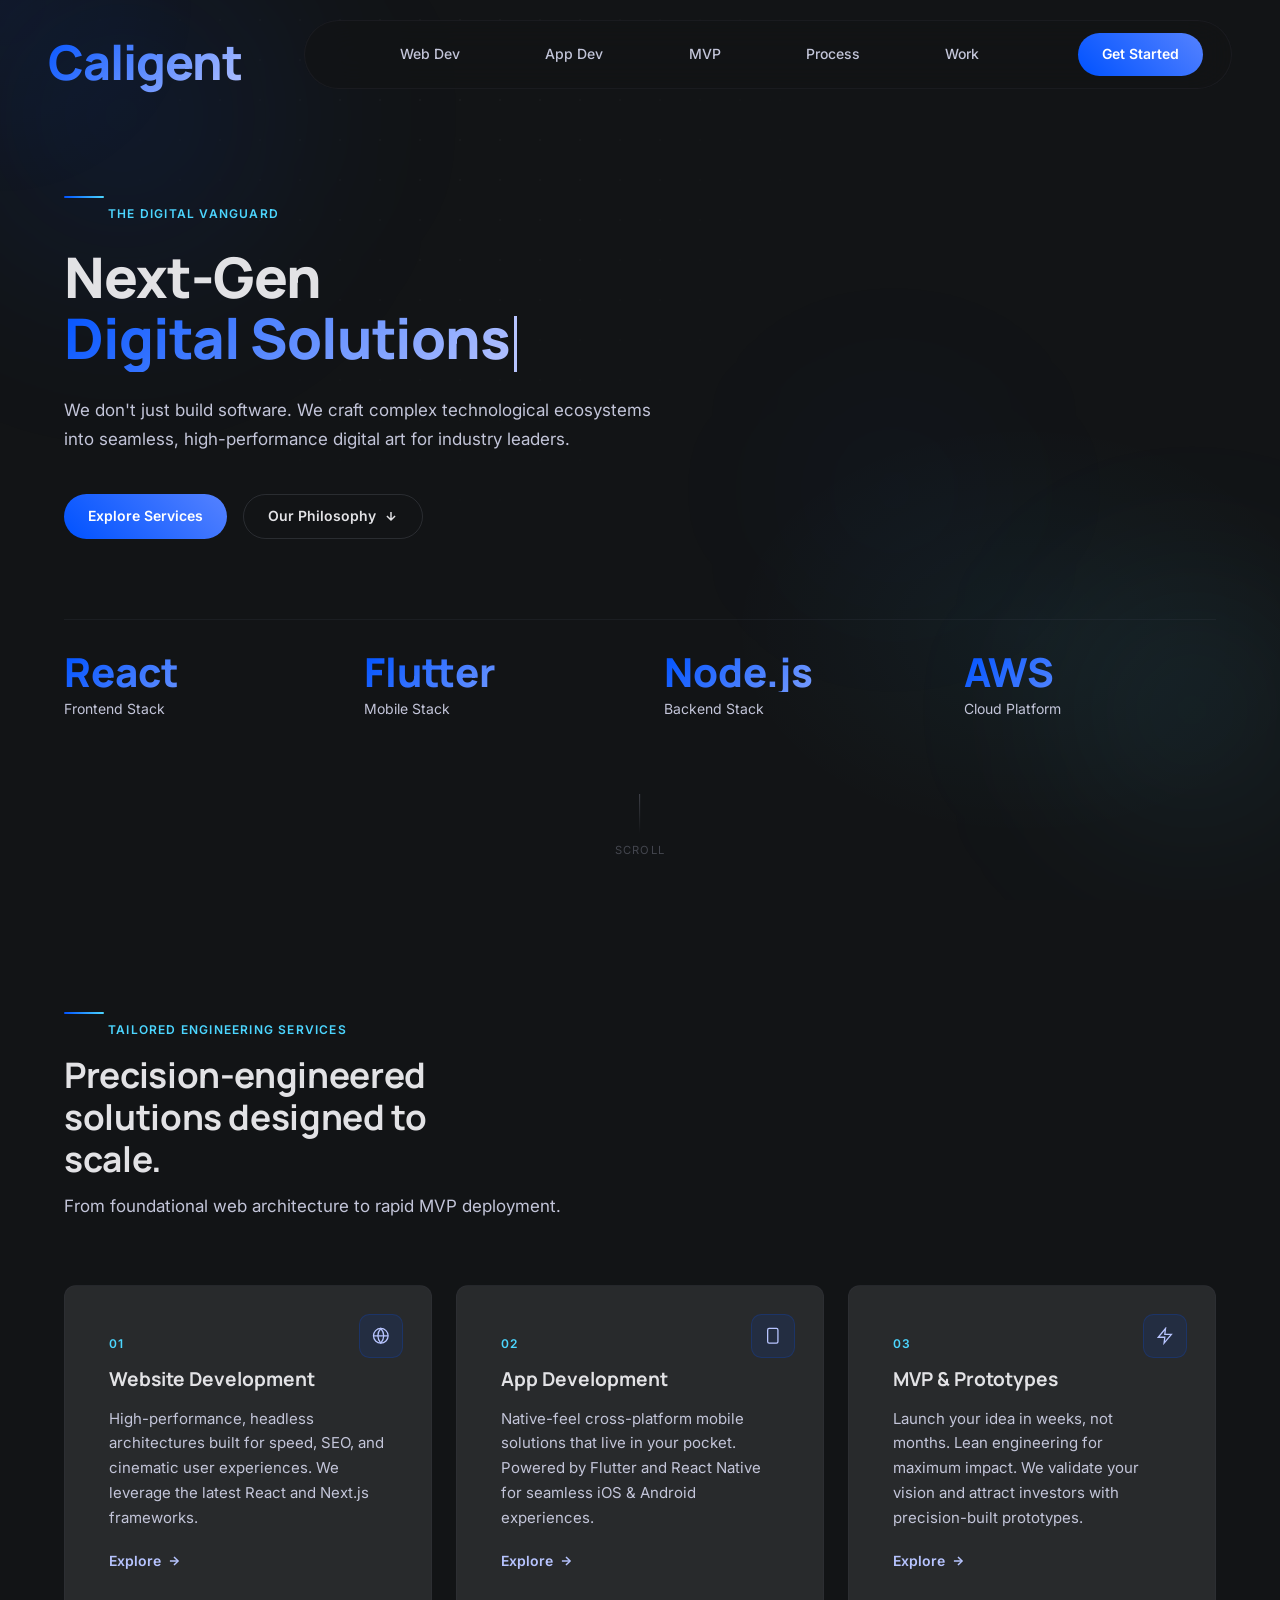
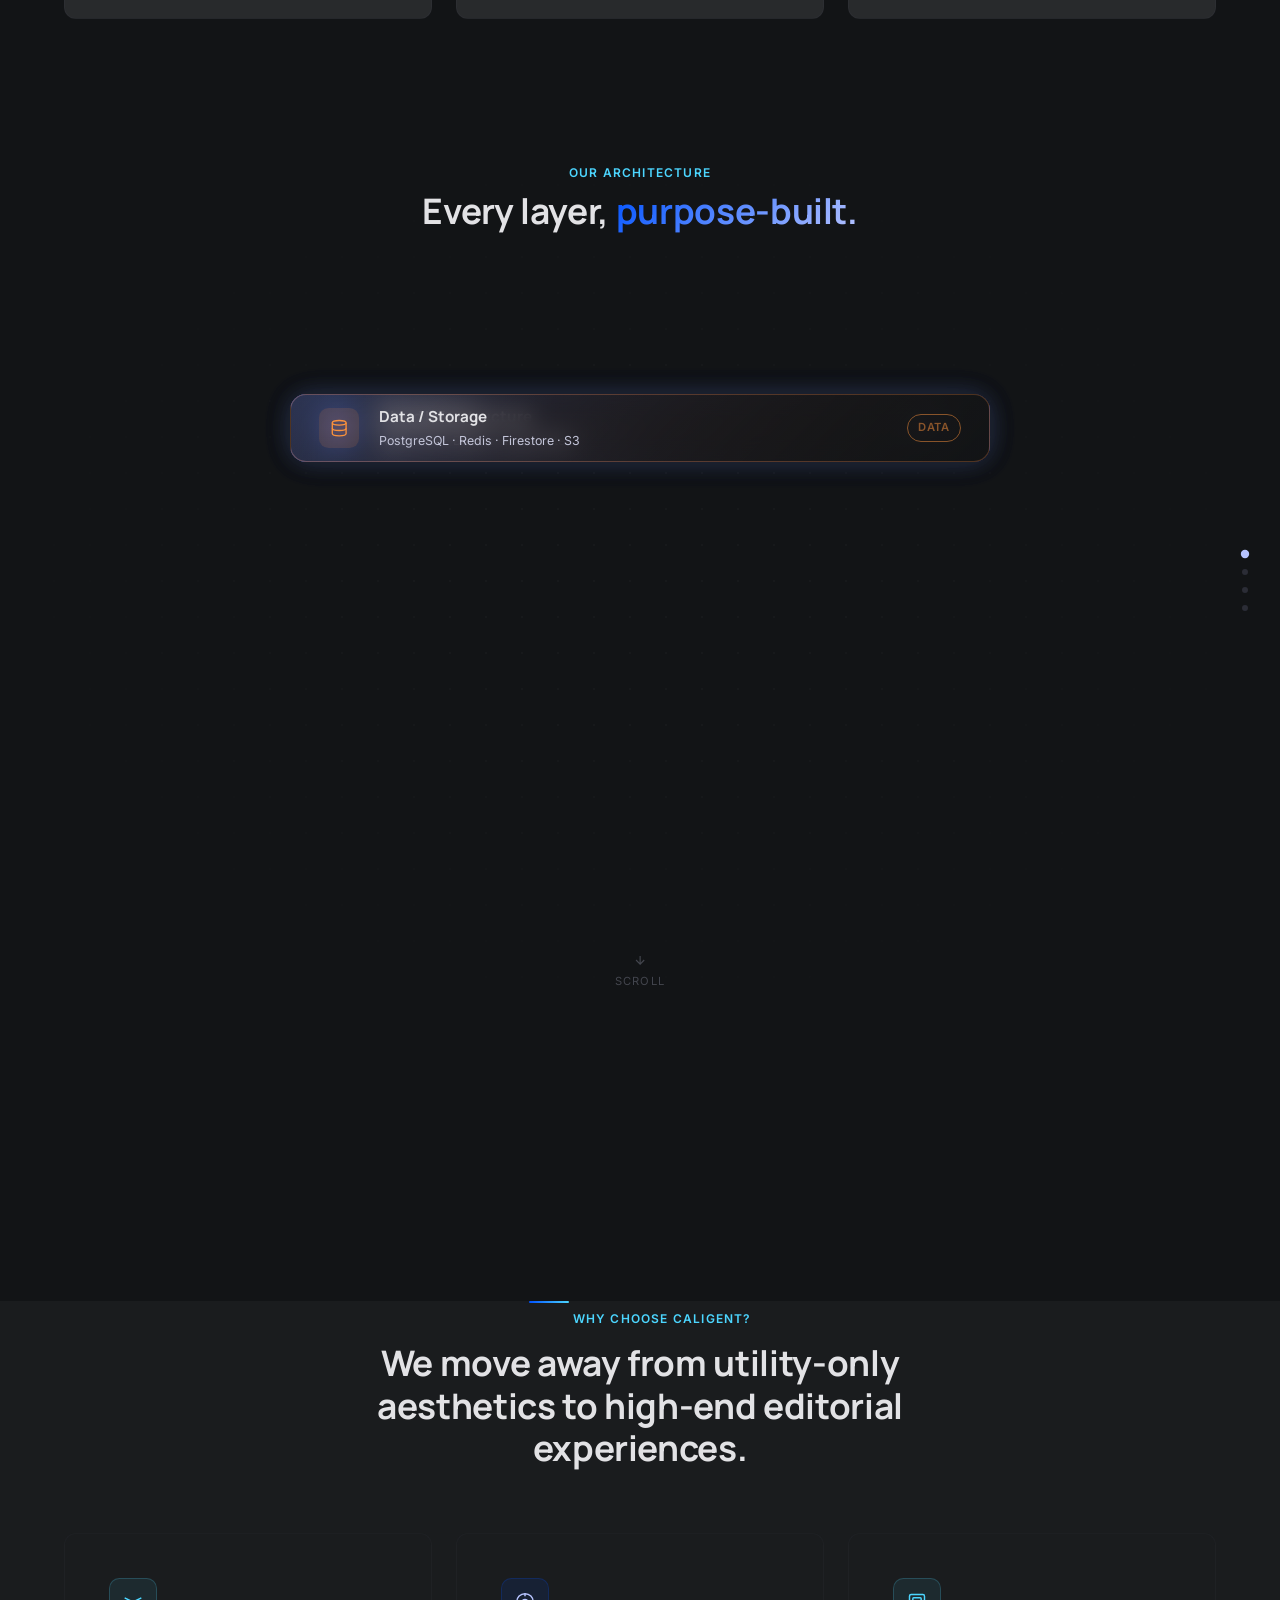
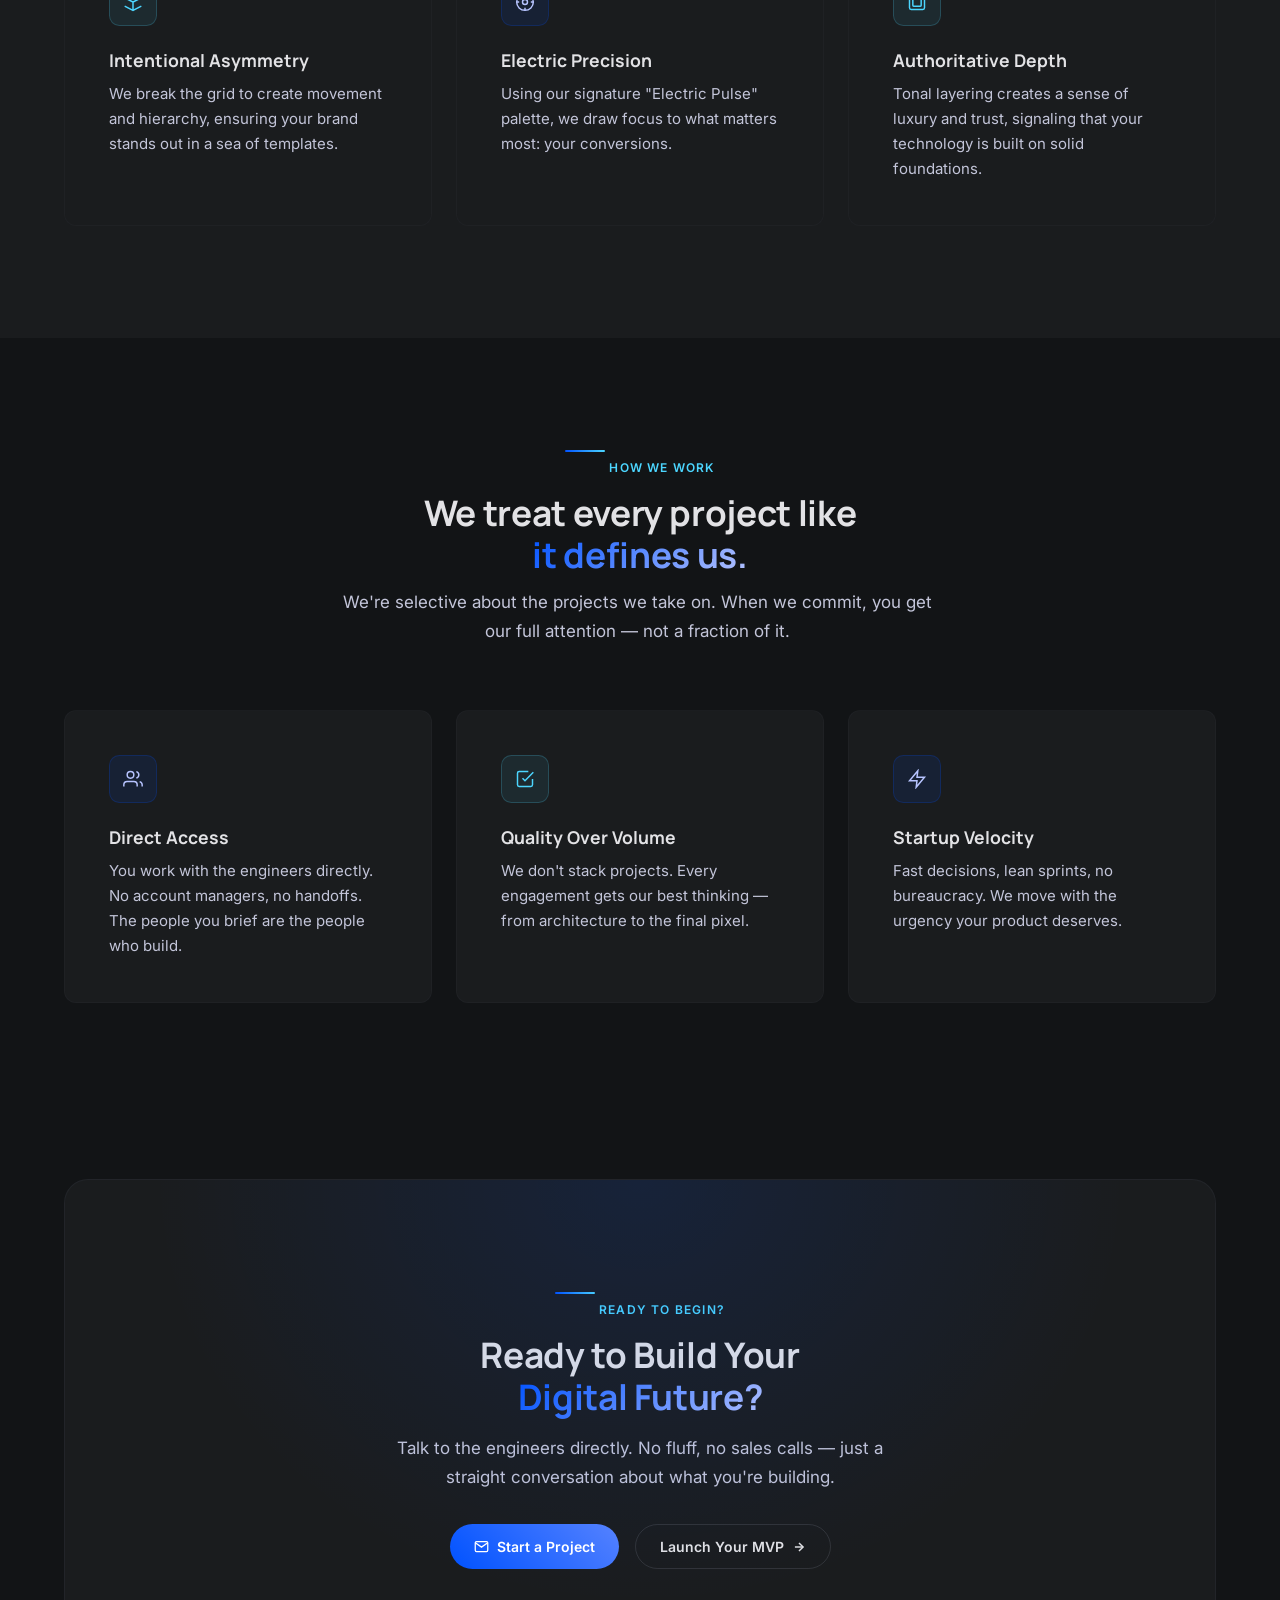
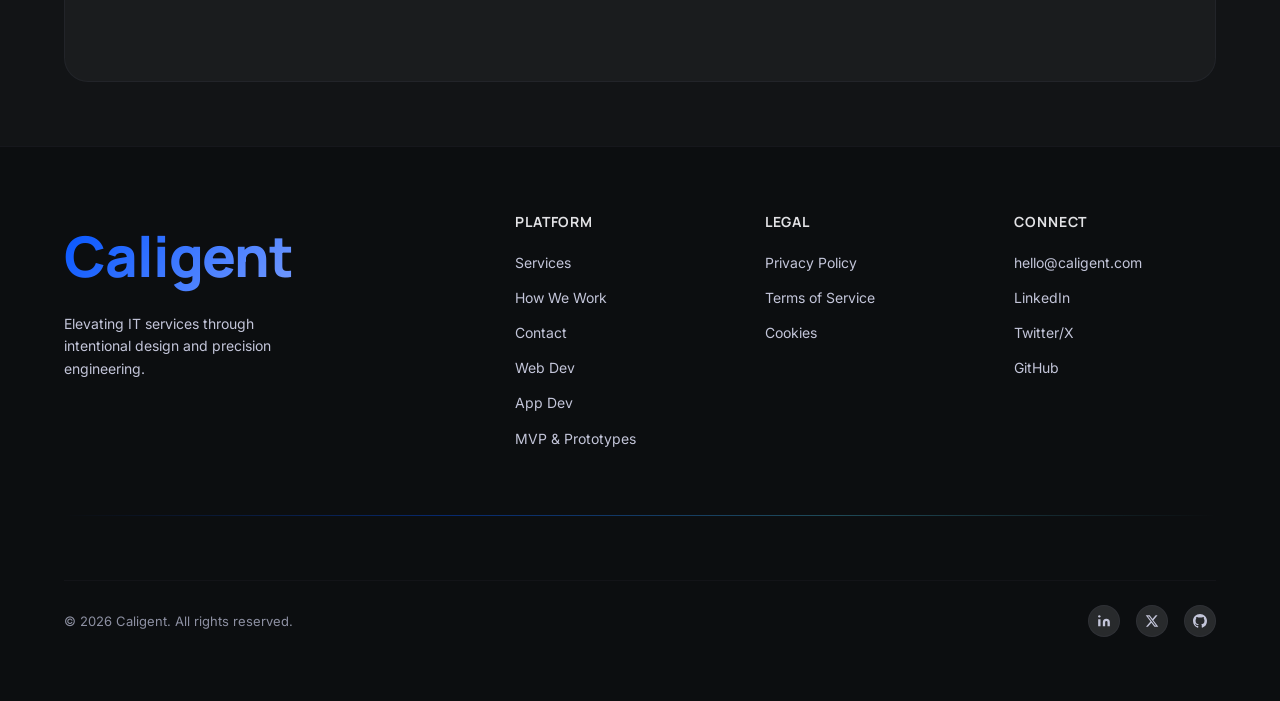
<file: index.html>
<!DOCTYPE html>
<html lang="en">

<head>
  <meta charset="UTF-8" />
  <meta name="viewport" content="width=device-width, initial-scale=1.0" />
  <title>Caligent | Next-Gen Digital Solutions</title>
  <meta name="description"
    content="Caligent — We don't just build software. We craft complex technological ecosystems into seamless, high-performance digital art for industry leaders." />
  <link rel="stylesheet" href="styles.css" />
</head>

<body>

  <!-- Scroll Progress Bar -->
  <div class="scroll-progress" id="scroll-progress"></div>

  <!-- Cursor Glow -->
  <div class="cursor-glow" id="cursor-glow"></div>

  <!-- ── Navigation ───────────────────────────────────── -->
  <a href="index.html" class="header__logo">Caligent</a>
  <nav class="nav" id="nav" role="navigation" aria-label="Main navigation">
    <ul class="nav__links">
      <li><a href="web-dev.html">Web Dev</a></li>
      <li><a href="app-dev.html">App Dev</a></li>
      <li><a href="mvp-prototypes.html">MVP</a></li>
      <li><a href="web-dev.html#process">Process</a></li>
      <li><a href="#work">Work</a></li>
    </ul>
    <div class="nav__cta">
      <a href="#contact" class="btn-primary" id="nav-cta">Get Started</a>
    </div>
    <button class="nav__hamburger" id="hamburger" aria-label="Open menu">
      <span></span><span></span><span></span>
    </button>
  </nav>

  <!-- Mobile Menu -->
  <div class="nav__mobile" id="mobile-menu" role="dialog" aria-label="Mobile menu">
    <a href="index.html" class="header__logo">Caligent</a>
    <button class="nav__mobile-close" id="mobile-close" aria-label="Close menu">
      <svg width="24" height="24" viewBox="0 0 24 24" fill="none" stroke="currentColor" stroke-width="2">
        <line x1="18" y1="6" x2="6" y2="18" />
        <line x1="6" y1="6" x2="18" y2="18" />
      </svg>
    </button>
    <a href="web-dev.html">Web Dev</a>
    <a href="app-dev.html">App Dev</a>
    <a href="mvp-prototypes.html">MVP</a>
    <a href="index.html#work">Work</a>
    <a href="index.html#contact" class="btn-primary" style="margin-top:1rem;">Get Started</a>
  </div>

  <!-- ── Hero ─────────────────────────────────────────── -->
  <section class="hero" id="home">
    <!-- Floating orbs -->
    <div class="orb orb-1"></div>
    <div class="orb orb-2"></div>
    <div class="orb orb-3"></div>

    <div class="container">
      <div class="hero__kicker fade-up">
        <div class="section-accent"></div>
        <span class="label-md">The Digital Vanguard</span>
      </div>
      <h1 class="display-lg hero__title fade-up stagger-1">
        Next-Gen<br />
        <span class="gradient-text" id="typed-headline">Digital Solutions</span>
      </h1>
      <p class="body-lg hero__body fade-up stagger-2">
        We don't just build software. We craft complex technological ecosystems into seamless, high-performance digital
        art for industry leaders.
      </p>
      <div class="hero__actions fade-up stagger-3">
        <a href="#services" class="btn-primary" id="hero-cta-primary">Explore Services</a>
        <a href="#why-us" class="btn-secondary" id="hero-cta-secondary">Our Philosophy
          <svg width="14" height="14" viewBox="0 0 24 24" fill="none" stroke="currentColor" stroke-width="2.5">
            <path d="M12 5v14M19 12l-7 7-7-7" />
          </svg>
        </a>
      </div>

      <div class="divider" style="margin-top: 5rem; margin-bottom: 2rem;"></div>
      <div class="stats-row fade-up stagger-4">
        <div class="stat">
          <div class="stat__value">React</div>
          <div class="stat__label">Frontend Stack</div>
        </div>
        <div class="stat">
          <div class="stat__value">Flutter</div>
          <div class="stat__label">Mobile Stack</div>
        </div>
        <div class="stat">
          <div class="stat__value">Node.js</div>
          <div class="stat__label">Backend Stack</div>
        </div>
        <div class="stat">
          <div class="stat__value">AWS</div>
          <div class="stat__label">Cloud Platform</div>
        </div>
      </div>
    </div>
    <div class="hero__scroll-indicator">
      <div class="hero__scroll-line"></div>
      <span>Scroll</span>
    </div>
  </section>

  <!-- ── Services ──────────────────────────────────────── -->
  <section class="section" id="services">
    <div class="container">
      <div class="section-header">
        <div class="section-accent fade-up"></div>
        <span class="label-md fade-up">Tailored Engineering Services</span>
        <h2 class="headline-lg fade-up stagger-1" style="margin-top:0.75rem; max-width: 20ch;">
          Precision-engineered solutions designed to scale.
        </h2>
        <p class="body-lg fade-up stagger-2" style="max-width: 55ch; margin-top: 0.75rem;">
          From foundational web architecture to rapid MVP deployment.
        </p>
      </div>

      <div class="grid-2">
        <!-- Card 1 -->
        <div class="card fade-up stagger-1" id="service-web">
          <div class="card__icon">
            <svg viewBox="0 0 24 24" fill="none" stroke="currentColor">
              <circle cx="12" cy="12" r="10" />
              <line x1="2" y1="12" x2="22" y2="12" />
              <path d="M12 2a15.3 15.3 0 014 10 15.3 15.3 0 01-4 10 15.3 15.3 0 01-4-10 15.3 15.3 0 014-10z" />
            </svg>
          </div>
          <div class="card__label"><span class="label-md">01</span></div>
          <div class="card__title">Website Development</div>
          <p class="card__body">High-performance, headless architectures built for speed, SEO, and cinematic user
            experiences. We leverage the latest React and Next.js frameworks.</p>
          <a href="web-dev.html" class="card__link">Explore
            <svg width="14" height="14" viewBox="0 0 24 24" fill="none" stroke="currentColor" stroke-width="2.5">
              <line x1="5" y1="12" x2="19" y2="12" />
              <polyline points="12 5 19 12 12 19" />
            </svg>
          </a>
        </div>
        <!-- Card 2 -->
        <div class="card fade-up stagger-2" id="service-app">
          <div class="card__icon">
            <svg viewBox="0 0 24 24" fill="none" stroke="currentColor">
              <rect x="5" y="2" width="14" height="20" rx="2" ry="2" />
              <line x1="12" y1="18" x2="12.01" y2="18" />
            </svg>
          </div>
          <div class="card__label"><span class="label-md">02</span></div>
          <div class="card__title">App Development</div>
          <p class="card__body">Native-feel cross-platform mobile solutions that live in your pocket. Powered by Flutter
            and React Native for seamless iOS &amp; Android experiences.</p>
          <a href="app-dev.html" class="card__link">Explore
            <svg width="14" height="14" viewBox="0 0 24 24" fill="none" stroke="currentColor" stroke-width="2.5">
              <line x1="5" y1="12" x2="19" y2="12" />
              <polyline points="12 5 19 12 12 19" />
            </svg>
          </a>
        </div>
        <!-- Card 3 -->
        <div class="card fade-up stagger-3" id="service-mvp">
          <div class="card__icon">
            <svg viewBox="0 0 24 24" fill="none" stroke="currentColor">
              <polygon points="13 2 3 14 12 14 11 22 21 10 12 10 13 2" />
            </svg>
          </div>
          <div class="card__label"><span class="label-md">03</span></div>
          <div class="card__title">MVP &amp; Prototypes</div>
          <p class="card__body">Launch your idea in weeks, not months. Lean engineering for maximum impact. We validate
            your vision and attract investors with precision-built prototypes.</p>
          <a href="mvp-prototypes.html" class="card__link">Explore
            <svg width="14" height="14" viewBox="0 0 24 24" fill="none" stroke="currentColor" stroke-width="2.5">
              <line x1="5" y1="12" x2="19" y2="12" />
              <polyline points="12 5 19 12 12 19" />
            </svg>
          </a>
        </div>

      </div>
    </div>
  </section>

  <!-- ── Stack Explode ────────────────────────────────── -->
  <section class="explode-section" id="stack" aria-label="Tech stack layers">
    <div class="explode-sticky">

      <div class="explode-title fade-up">
        <span class="label-md">Our Architecture</span>
        <h2 class="headline-lg" style="margin-top:0.5rem;">Every layer, <span
            class="gradient-text">purpose-built.</span></h2>
      </div>

      <div class="explode-stack" id="explode-stack">

        <!-- Connector lines -->
        <div class="explode-connector" id="conn-1" style="top:0; height:0;"></div>
        <div class="explode-connector" id="conn-2" style="top:0; height:0;"></div>
        <div class="explode-connector" id="conn-3" style="top:0; height:0;"></div>

        <!-- Layer 1 — UI -->
        <div class="explode-layer explode-layer--1" id="layer-1" data-index="0">
          <div class="explode-label">01 — CLIENT</div>
          <div class="explode-layer__icon">
            <svg viewBox="0 0 24 24" fill="none" stroke="currentColor">
              <rect x="2" y="3" width="20" height="14" rx="2" />
              <line x1="8" y1="21" x2="16" y2="21" />
              <line x1="12" y1="17" x2="12" y2="21" />
            </svg>
          </div>
          <div class="explode-layer__info">
            <div class="explode-layer__name">UI / Frontend</div>
            <div class="explode-layer__stack">React · Next.js · Flutter Web · Framer Motion</div>
          </div>
          <div class="explode-layer__tag">Client</div>
        </div>

        <!-- Layer 2 — API -->
        <div class="explode-layer explode-layer--2" id="layer-2" data-index="1">
          <div class="explode-label">02 — API</div>
          <div class="explode-layer__icon">
            <svg viewBox="0 0 24 24" fill="none" stroke="currentColor">
              <polyline points="16 18 22 12 16 6" />
              <polyline points="8 6 2 12 8 18" />
            </svg>
          </div>
          <div class="explode-layer__info">
            <div class="explode-layer__name">API / Backend</div>
            <div class="explode-layer__stack">Node.js · FastAPI · GraphQL · REST</div>
          </div>
          <div class="explode-layer__tag">Server</div>
        </div>

        <!-- Layer 3 — Cloud -->
        <div class="explode-layer explode-layer--3" id="layer-3" data-index="2">
          <div class="explode-label">03 — CLOUD</div>
          <div class="explode-layer__icon">
            <svg viewBox="0 0 24 24" fill="none" stroke="currentColor">
              <path d="M18 10h-1.26A8 8 0 1 0 9 20h9a5 5 0 0 0 0-10z" />
            </svg>
          </div>
          <div class="explode-layer__info">
            <div class="explode-layer__name">Cloud Infrastructure</div>
            <div class="explode-layer__stack">AWS · GCP · Docker · Kubernetes</div>
          </div>
          <div class="explode-layer__tag">Infra</div>
        </div>

        <!-- Layer 4 — Data -->
        <div class="explode-layer explode-layer--4" id="layer-4" data-index="3">
          <div class="explode-label">04 — DATA</div>
          <div class="explode-layer__icon">
            <svg viewBox="0 0 24 24" fill="none" stroke="currentColor">
              <ellipse cx="12" cy="5" rx="9" ry="3" />
              <path d="M21 12c0 1.66-4.03 3-9 3S3 13.66 3 12" />
              <path d="M3 5v14c0 1.66 4.03 3 9 3s9-1.34 9-3V5" />
            </svg>
          </div>
          <div class="explode-layer__info">
            <div class="explode-layer__name">Data / Storage</div>
            <div class="explode-layer__stack">PostgreSQL · Redis · Firestore · S3</div>
          </div>
          <div class="explode-layer__tag">Data</div>
        </div>

      </div><!-- /.explode-stack -->

      <!-- Side progress dots -->
      <div class="explode-progress" aria-hidden="true">
        <div class="explode-dot active" id="dot-0"></div>
        <div class="explode-dot" id="dot-1"></div>
        <div class="explode-dot" id="dot-2"></div>
        <div class="explode-dot" id="dot-3"></div>
      </div>

      <!-- Scroll hint -->
      <div class="explode-hint" id="explode-hint">
        <svg width="14" height="14" viewBox="0 0 24 24" fill="none" stroke="currentColor" stroke-width="2">
          <path d="M12 5v14M19 12l-7 7-7-7" />
        </svg>
        scroll
      </div>

    </div><!-- /.explode-sticky -->
  </section>

  <!-- ── Why Us ─────────────────────────────────────────── -->
  <section class="section" id="why-us" style="background: var(--surface-low);">
    <div class="container">
      <div class="section-header--center fade-up">
        <div class="section-accent" style="margin-inline: auto;"></div>
        <span class="label-md">Why Choose Caligent?</span>
        <h2 class="headline-lg" style="margin-top: 0.75rem;">
          We move away from utility-only aesthetics to high-end editorial experiences.
        </h2>
      </div>

      <div class="grid-3">
        <div class="feature-block fade-up stagger-1" id="why-asymmetry">
          <div class="icon-wrap icon-wrap--cyan">
            <svg viewBox="0 0 24 24" fill="none" stroke="currentColor">
              <path d="M12 22V12m0 0L2 7m10 5l10-5M2 17l10 5 10-5M2 7l10 5 10-5" />
            </svg>
          </div>
          <div class="feature-block__title">Intentional Asymmetry</div>
          <p class="feature-block__body">We break the grid to create movement and hierarchy, ensuring your brand stands
            out in a sea of templates.</p>
        </div>
        <div class="feature-block fade-up stagger-2" id="why-precision">
          <div class="icon-wrap">
            <svg viewBox="0 0 24 24" fill="none" stroke="currentColor">
              <circle cx="12" cy="12" r="3" />
              <circle cx="12" cy="12" r="10" />
              <line x1="12" y1="2" x2="12" y2="5" />
              <line x1="12" y1="19" x2="12" y2="22" />
              <line x1="2" y1="12" x2="5" y2="12" />
              <line x1="19" y1="12" x2="22" y2="12" />
            </svg>
          </div>
          <div class="feature-block__title">Electric Precision</div>
          <p class="feature-block__body">Using our signature "Electric Pulse" palette, we draw focus to what matters
            most: your conversions.</p>
        </div>
        <div class="feature-block fade-up stagger-3" id="why-depth">
          <div class="icon-wrap icon-wrap--cyan">
            <svg viewBox="0 0 24 24" fill="none" stroke="currentColor">
              <rect x="3" y="3" width="18" height="18" rx="2" />
              <rect x="7" y="7" width="10" height="10" rx="1" />
            </svg>
          </div>
          <div class="feature-block__title">Authoritative Depth</div>
          <p class="feature-block__body">Tonal layering creates a sense of luxury and trust, signaling that your
            technology is built on solid foundations.</p>
        </div>
      </div>
    </div>
  </section>

  <!-- ── How We Work ──────────────────────────────────────── -->
  <section class="section" id="work">
    <div class="container">
      <div class="section-header--center fade-up">
        <div class="section-accent" style="margin-inline: auto;"></div>
        <span class="label-md">How We Work</span>
        <h2 class="headline-lg" style="margin-top: 0.75rem;">We treat every project like<br /><span
            class="gradient-text">it defines us.</span></h2>
        <p class="body-lg" style="margin-top: 0.75rem; max-width: 54ch;">
          We're selective about the projects we take on. When we commit, you get our full attention — not a fraction of
          it.
        </p>
      </div>

      <div class="grid-3">
        <div class="feature-block fade-up stagger-1" id="how-direct">
          <div class="icon-wrap">
            <svg viewBox="0 0 24 24" fill="none" stroke="currentColor">
              <path d="M17 21v-2a4 4 0 00-4-4H5a4 4 0 00-4 4v2" />
              <circle cx="9" cy="7" r="4" />
              <path d="M23 21v-2a4 4 0 00-3-3.87M16 3.13a4 4 0 010 7.75" />
            </svg>
          </div>
          <div class="feature-block__title">Direct Access</div>
          <p class="feature-block__body">You work with the engineers directly. No account managers, no handoffs. The
            people you brief are the people who build.</p>
        </div>
        <div class="feature-block fade-up stagger-2" id="how-quality">
          <div class="icon-wrap icon-wrap--cyan">
            <svg viewBox="0 0 24 24" fill="none" stroke="currentColor">
              <polyline points="9 11 12 14 22 4" />
              <path d="M21 12v7a2 2 0 01-2 2H5a2 2 0 01-2-2V5a2 2 0 012-2h11" />
            </svg>
          </div>
          <div class="feature-block__title">Quality Over Volume</div>
          <p class="feature-block__body">We don't stack projects. Every engagement gets our best thinking — from
            architecture to the final pixel.</p>
        </div>
        <div class="feature-block fade-up stagger-3" id="how-speed">
          <div class="icon-wrap">
            <svg viewBox="0 0 24 24" fill="none" stroke="currentColor">
              <polygon points="13 2 3 14 12 14 11 22 21 10 12 10 13 2" />
            </svg>
          </div>
          <div class="feature-block__title">Startup Velocity</div>
          <p class="feature-block__body">Fast decisions, lean sprints, no bureaucracy. We move with the urgency your
            product deserves.</p>
        </div>
      </div>
    </div>
  </section>


  <!-- ── CTA ───────────────────────────────────────────── -->
  <section class="section-sm" id="contact">
    <div class="container">
      <div class="cta-section fade-up">
        <div class="section-accent" style="margin-inline: auto;"></div>
        <span class="label-md">Ready to Begin?</span>
        <h2 class="headline-lg cta-section__title" style="margin-top: 0.75rem;">
          Ready to Build Your<br /><span class="gradient-text">Digital Future?</span>
        </h2>
        <p class="body-lg cta-section__body">
          Talk to the engineers directly. No fluff, no sales calls — just a straight conversation about what you're
          building.
        </p>
        <div class="cta-section__actions">
          <a href="mailto:hello@caligent.com" class="btn-primary" id="cta-email">
            <svg width="15" height="15" viewBox="0 0 24 24" fill="none" stroke="currentColor" stroke-width="2">
              <path d="M4 4h16c1.1 0 2 .9 2 2v12c0 1.1-.9 2-2 2H4c-1.1 0-2-.9-2-2V6c0-1.1.9-2 2-2z" />
              <polyline points="22,6 12,13 2,6" />
            </svg>
            Start a Project
          </a>
          <a href="mvp-prototypes.html" class="btn-secondary" id="cta-mvp">Launch Your MVP
            <svg width="14" height="14" viewBox="0 0 24 24" fill="none" stroke="currentColor" stroke-width="2.5">
              <line x1="5" y1="12" x2="19" y2="12" />
              <polyline points="12 5 19 12 12 19" />
            </svg>
          </a>
        </div>
      </div>
    </div>
  </section>

  <!-- ── Footer ────────────────────────────────────────── -->
  <footer class="footer" role="contentinfo">
    <div class="container">
      <div class="footer__inner">
        <div class="footer__brand">
          <div class="footer__brand-logo">Caligent</div>
          <p class="footer__brand-desc">Elevating IT services through intentional design and precision engineering.</p>
        </div>
        <div>
          <div class="footer__col-title">Platform</div>
          <ul class="footer__links">
            <li><a href="#services">Services</a></li>
            <li><a href="#work">How We Work</a></li>
            <li><a href="#contact">Contact</a></li>
            <li><a href="web-dev.html">Web Dev</a></li>
            <li><a href="app-dev.html">App Dev</a></li>
            <li><a href="mvp-prototypes.html">MVP &amp; Prototypes</a></li>
          </ul>
        </div>
        <div>
          <div class="footer__col-title">Legal</div>
          <ul class="footer__links">
            <li><a href="#">Privacy Policy</a></li>
            <li><a href="#">Terms of Service</a></li>
            <li><a href="#">Cookies</a></li>
          </ul>
        </div>
        <div>
          <div class="footer__col-title">Connect</div>
          <ul class="footer__links">
            <li><a href="mailto:hello@caligent.com">hello@caligent.com</a></li>
            <li><a href="#">LinkedIn</a></li>
            <li><a href="#">Twitter/X</a></li>
            <li><a href="#">GitHub</a></li>
          </ul>
        </div>
      </div>
      <hr class="glow-line" style="margin-top: var(--space-xl);" />
      <div class="footer__bottom">
        <div class="footer__copy">© 2026 Caligent. All rights reserved.</div>
        <div class="footer__socials">
          <a href="#" class="footer__social-icon" aria-label="LinkedIn">
            <svg width="14" height="14" viewBox="0 0 24 24" fill="currentColor">
              <path d="M16 8a6 6 0 016 6v7h-4v-7a2 2 0 00-2-2 2 2 0 00-2 2v7h-4v-7a6 6 0 016-6zM2 9h4v12H2z" />
              <circle cx="4" cy="4" r="2" />
            </svg>
          </a>
          <a href="#" class="footer__social-icon" aria-label="Twitter">
            <svg width="14" height="14" viewBox="0 0 24 24" fill="currentColor">
              <path
                d="M18.244 2.25h3.308l-7.227 8.26 8.502 11.24H16.17l-5.214-6.817L4.99 21.75H1.68l7.73-8.835L1.254 2.25H8.08l4.713 6.231zm-1.161 17.52h1.833L7.084 4.126H5.117z" />
            </svg>
          </a>
          <a href="#" class="footer__social-icon" aria-label="GitHub">
            <svg width="14" height="14" viewBox="0 0 24 24" fill="currentColor">
              <path
                d="M12 0C5.37 0 0 5.37 0 12c0 5.31 3.435 9.795 8.205 11.385.6.105.825-.255.825-.57 0-.285-.015-1.23-.015-2.235-3.015.555-3.795-.735-4.035-1.41-.135-.345-.72-1.41-1.23-1.695-.42-.225-1.02-.78-.015-.795.945-.015 1.62.87 1.845 1.23 1.08 1.815 2.805 1.305 3.495.99.105-.78.42-1.305.765-1.605-2.67-.3-5.46-1.335-5.46-5.925 0-1.305.465-2.385 1.23-3.225-.12-.3-.54-1.53.12-3.18 0 0 1.005-.315 3.3 1.23.96-.27 1.98-.405 3-.405s2.04.135 3 .405c2.295-1.56 3.3-1.23 3.3-1.23.66 1.65.24 2.88.12 3.18.765.84 1.23 1.905 1.23 3.225 0 4.605-2.805 5.625-5.475 5.925.435.375.81 1.095.81 2.22 0 1.605-.015 2.895-.015 3.3 0 .315.225.69.825.57A12.02 12.02 0 0024 12c0-6.63-5.37-12-12-12z" />
            </svg>
          </a>
        </div>
      </div>
    </div>
  </footer>

  <script src="script.js?v=2"></script>
</body>

</html>
</file>
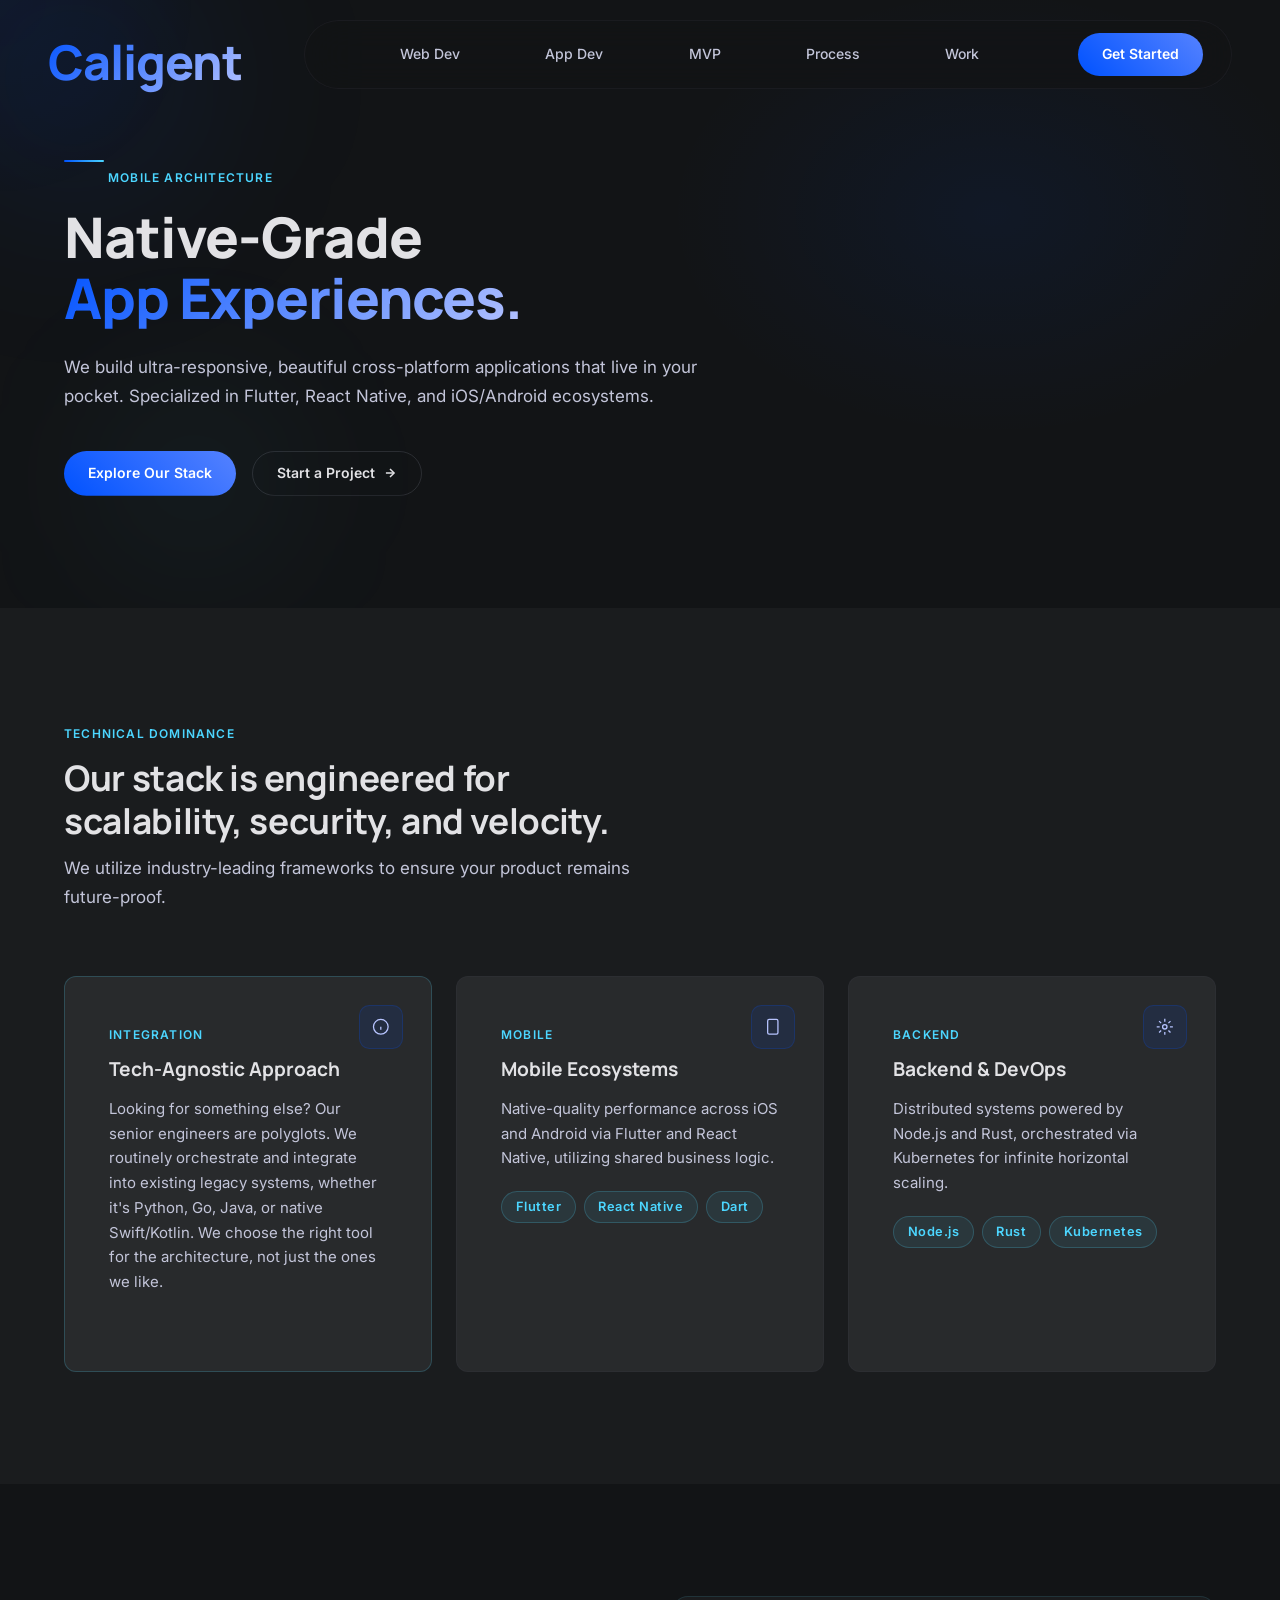
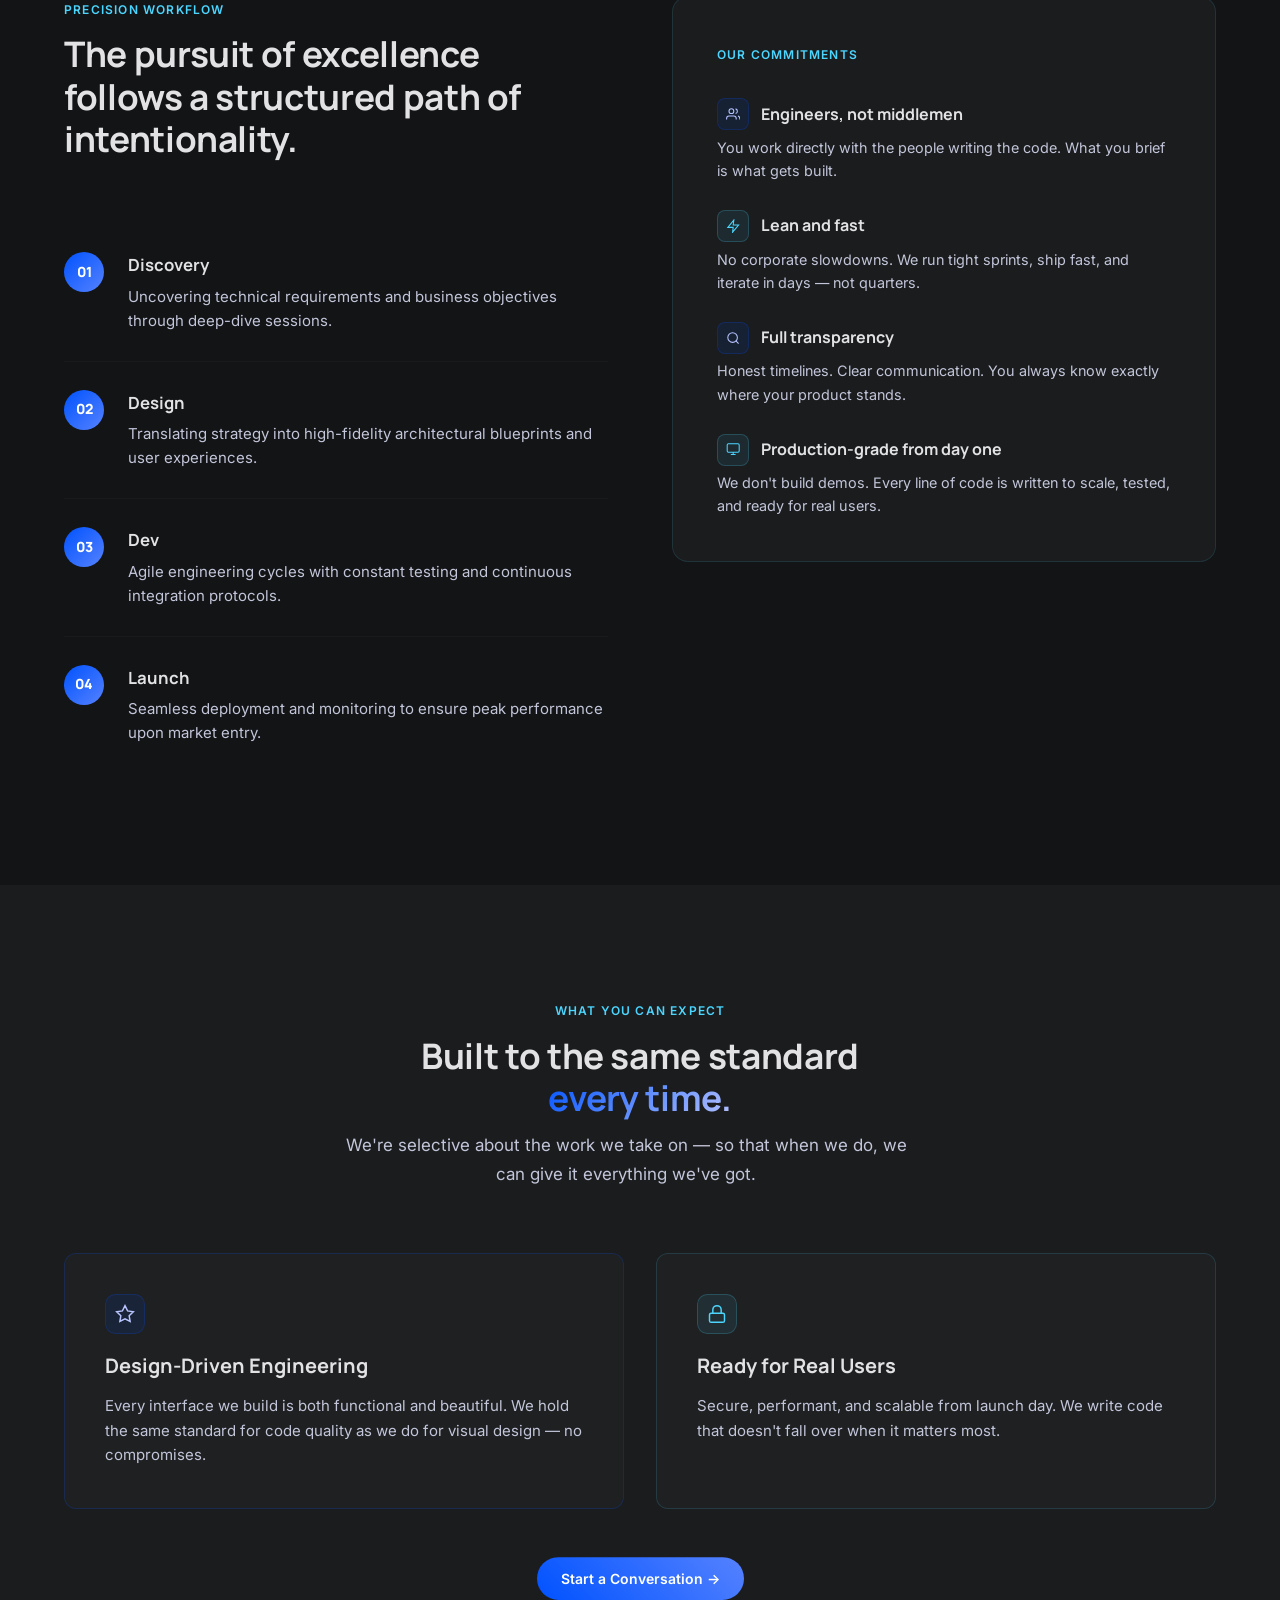
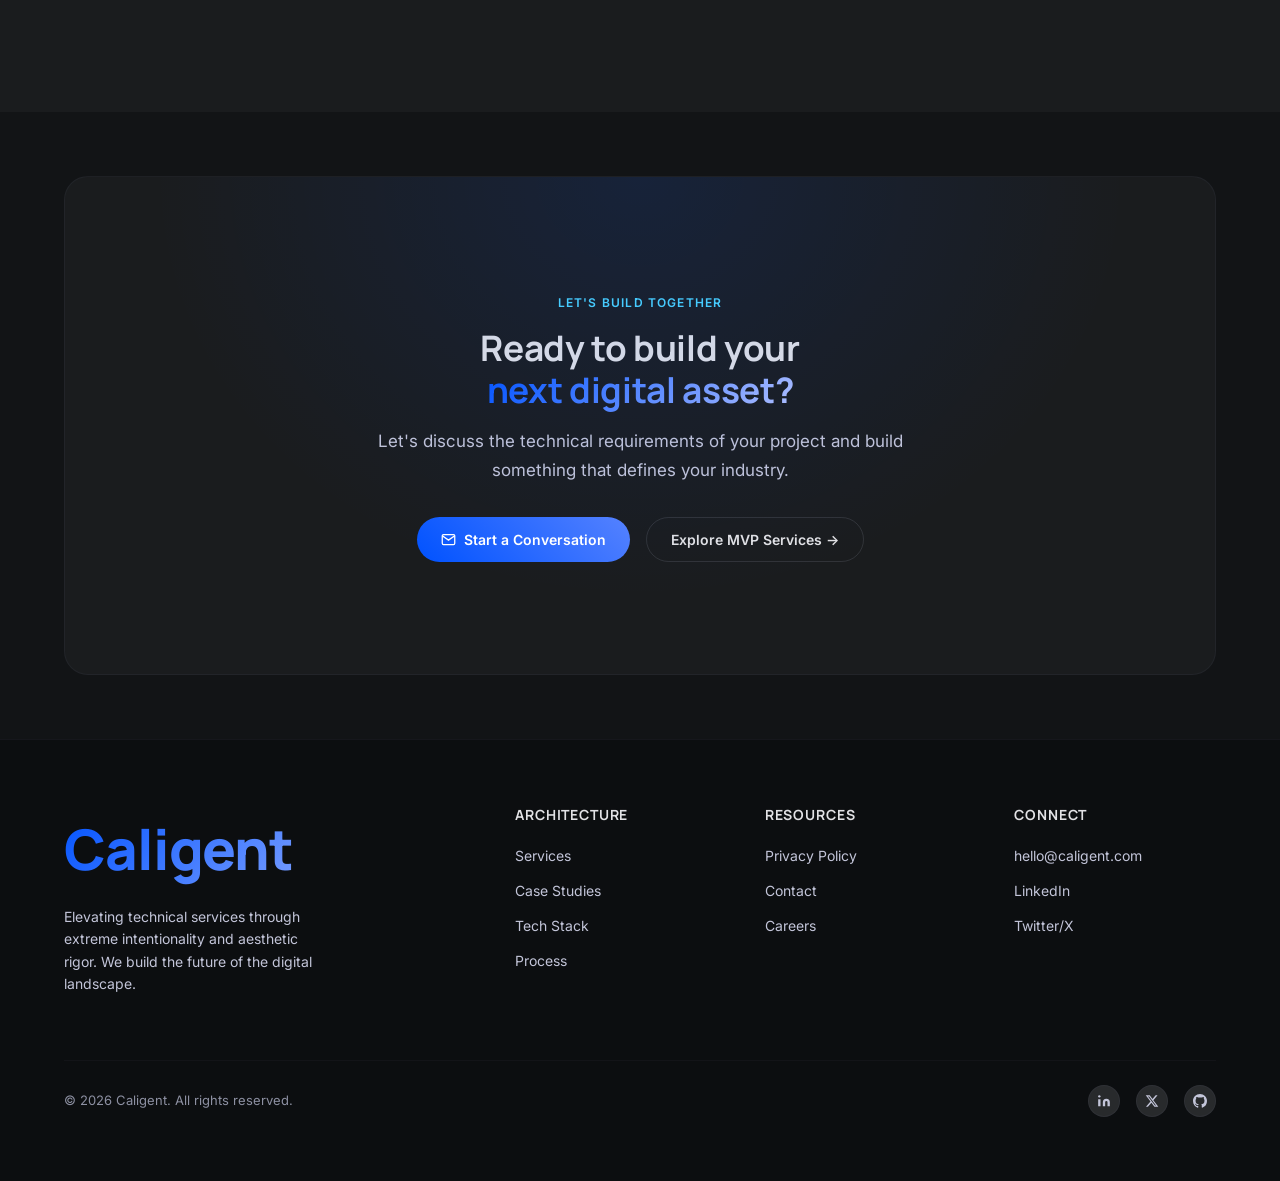
<file: app-dev.html>
<!DOCTYPE html>
<html lang="en">

<head>
  <meta charset="UTF-8" />
  <meta name="viewport" content="width=device-width, initial-scale=1.0" />
  <title>App Development & Mobile Architecture | Caligent</title>
  <meta name="description"
    content="Caligent — Crafting digital masterpieces with technical rigor. Specialized in Flutter, React Native, and native integrations for brands that demand perfection." />
  <link rel="stylesheet" href="styles.css" />
</head>

<body>

  <!-- Cursor Glow -->
  <div class="cursor-glow" id="cursor-glow"></div>

  <!-- ── Navigation ───────────────────────────────────── -->
  <a href="index.html" class="header__logo">Caligent</a>
  <nav class="nav" id="nav" role="navigation" aria-label="Main navigation">
    <ul class="nav__links">
      <li><a href="web-dev.html">Web Dev</a></li>
      <li><a href="app-dev.html">App Dev</a></li>
      <li><a href="mvp-prototypes.html">MVP</a></li>
      <li><a href="#process">Process</a></li>
      <li><a href="#case-studies">Work</a></li>
    </ul>
    <div class="nav__cta">
      <a href="index.html#contact" class="btn-primary" id="nav-cta">Get Started</a>
    </div>
    <button class="nav__hamburger" id="hamburger" aria-label="Open menu">
      <span></span><span></span><span></span>
    </button>
  </nav>

  <!-- Mobile Menu -->
  <div class="nav__mobile" id="mobile-menu" role="dialog" aria-label="Mobile menu">
    <a href="index.html" class="header__logo">Caligent</a>
    <button class="nav__mobile-close" id="mobile-close" aria-label="Close menu">
      <svg width="24" height="24" viewBox="0 0 24 24" fill="none" stroke="currentColor" stroke-width="2">
        <line x1="18" y1="6" x2="6" y2="18" />
        <line x1="6" y1="6" x2="18" y2="18" />
      </svg>
    </button>
    <a href="index.html">Home</a>
    <a href="web-dev.html">Web Dev</a>
    <a href="app-dev.html">App Dev</a>
    <a href="mvp-prototypes.html">MVP</a>
    <a href="index.html#work">Work</a>
    <a href="index.html#contact" class="btn-primary" style="margin-top:1rem;">Get Started</a>
  </div>

  <!-- ── Page Hero ─────────────────────────────────────── -->
  <section class="page-hero" id="top" style="position:relative; overflow:hidden;">
    <div class="orb orb-1" style="width:400px;height:400px;top:-20%;right:-5%;"></div>
    <div class="orb orb-2" style="width:260px;height:260px;bottom:0;left:5%;animation-delay:-3s;"></div>
    <div class="container" style="position:relative;z-index:1;">
      <div class="section-accent fade-up"></div>
      <span class="label-md fade-up">Mobile Architecture</span>
      <h1 class="display-lg fade-up stagger-1" style="margin-top: 1rem; max-width: 18ch;">
        Native-Grade<br />
        <span class="gradient-text">App Experiences.</span>
      </h1>
      <p class="body-lg fade-up stagger-2" style="max-width: 58ch; margin-top: 1.5rem;">
        We build ultra-responsive, beautiful cross-platform applications that live in your pocket. Specialized in
        Flutter, React Native, and iOS/Android ecosystems.
      </p>
      <div class="hero__actions fade-up stagger-3" style="margin-top: 2.5rem;">
        <a href="#tech-stack" class="btn-primary" id="hero-tech-cta">Explore Our Stack</a>
        <a href="index.html#contact" class="btn-secondary" id="hero-contact-cta">Start a Project
          <svg width="14" height="14" viewBox="0 0 24 24" fill="none" stroke="currentColor" stroke-width="2.5">
            <line x1="5" y1="12" x2="19" y2="12" />
            <polyline points="12 5 19 12 12 19" />
          </svg>
        </a>
      </div>
    </div>
  </section>

  <!-- ── Tech Stack ─────────────────────────────────────── -->
  <section class="section" id="tech-stack" style="background: var(--surface-low);">
    <div class="container">
      <div class="section-header fade-up">
        <span class="label-md">Technical Dominance</span>
        <h2 class="headline-lg" style="margin-top: 0.75rem; max-width: 24ch;">
          Our stack is engineered for scalability, security, and velocity.
        </h2>
        <p class="body-lg" style="max-width: 55ch; margin-top: 0.75rem;">
          We utilize industry-leading frameworks to ensure your product remains future-proof.
        </p>
      </div>

      <div class="grid-3">
        <!-- Polyglot -->
        <div class="card fade-up stagger-1" id="tech-polyglot" style="border-color: rgba(76, 214, 255, 0.2);">
          <div class="card__icon">
            <svg viewBox="0 0 24 24" fill="none" stroke="currentColor">
              <circle cx="12" cy="12" r="10" />
              <line x1="12" y1="16" x2="12" y2="12" />
              <line x1="12" y1="8" x2="12.01" y2="8" stroke-width="2" />
            </svg>
          </div>
          <div class="card__label"><span class="label-md">Integration</span></div>
          <div class="card__title">Tech-Agnostic Approach</div>
          <p class="card__body" style="padding-bottom: 2rem;">Looking for something else? Our senior engineers are
            polyglots. We routinely orchestrate and integrate into existing legacy systems, whether it's Python, Go,
            Java, or native Swift/Kotlin. We choose the right tool for the architecture, not just the ones we like.</p>
        </div>
        <!-- Mobile -->
        <div class="card fade-up stagger-2" id="tech-mobile">
          <div class="card__icon">
            <svg viewBox="0 0 24 24" fill="none" stroke="currentColor">
              <rect x="5" y="2" width="14" height="20" rx="2" />
              <line x1="12" y1="18" x2="12.01" y2="18" />
            </svg>
          </div>
          <div class="card__label"><span class="label-md">Mobile</span></div>
          <div class="card__title">Mobile Ecosystems</div>
          <p class="card__body">Native-quality performance across iOS and Android via Flutter and React Native,
            utilizing shared business logic.</p>
          <div style="margin-top: 1.25rem; display: flex; gap: 0.5rem; flex-wrap: wrap;">
            <span class="tag">Flutter</span>
            <span class="tag">React Native</span>
            <span class="tag">Dart</span>
          </div>
        </div>
        <!-- Backend -->
        <div class="card fade-up stagger-3" id="tech-backend">
          <div class="card__icon">
            <svg viewBox="0 0 24 24" fill="none" stroke="currentColor">
              <circle cx="12" cy="12" r="3" />
              <path
                d="M12 1v4M12 19v4M4.22 4.22l2.83 2.83M16.95 16.95l2.83 2.83M1 12h4M19 12h4M4.22 19.78l2.83-2.83M16.95 7.05l2.83-2.83" />
            </svg>
          </div>
          <div class="card__label"><span class="label-md">Backend</span></div>
          <div class="card__title">Backend &amp; DevOps</div>
          <p class="card__body">Distributed systems powered by Node.js and Rust, orchestrated via Kubernetes for
            infinite horizontal scaling.</p>
          <div style="margin-top: 1.25rem; display: flex; gap: 0.5rem; flex-wrap: wrap;">
            <span class="tag">Node.js</span>
            <span class="tag">Rust</span>
            <span class="tag">Kubernetes</span>
          </div>
        </div>
      </div>
    </div>
  </section>

  <!-- ── Process ────────────────────────────────────────── -->
  <section class="section" id="process">
    <div class="container process-grid">
      <div>
        <div class="section-header fade-up">
          <span class="label-md">Precision Workflow</span>
          <h2 class="headline-lg" style="margin-top: 0.75rem; max-width: 22ch;">
            The pursuit of excellence follows a structured path of intentionality.
          </h2>
        </div>

        <div class="fade-up stagger-1">
          <div class="process-step" id="step-discovery">
            <div class="process-step__num">01</div>
            <div class="process-step__content">
              <div class="process-step__title">Discovery</div>
              <p class="process-step__body">Uncovering technical requirements and business objectives through deep-dive
                sessions.</p>
            </div>
          </div>
          <div class="process-step" id="step-design">
            <div class="process-step__num">02</div>
            <div class="process-step__content">
              <div class="process-step__title">Design</div>
              <p class="process-step__body">Translating strategy into high-fidelity architectural blueprints and user
                experiences.</p>
            </div>
          </div>
          <div class="process-step" id="step-dev">
            <div class="process-step__num">03</div>
            <div class="process-step__content">
              <div class="process-step__title">Dev</div>
              <p class="process-step__body">Agile engineering cycles with constant testing and continuous integration
                protocols.</p>
            </div>
          </div>
          <div class="process-step" id="step-launch">
            <div class="process-step__num">04</div>
            <div class="process-step__content">
              <div class="process-step__title">Launch</div>
              <p class="process-step__body">Seamless deployment and monitoring to ensure peak performance upon market
                entry.</p>
            </div>
          </div>
        </div>
      </div>

      <!-- Commitments -->
      <div class="fade-up stagger-2 commitments-box">
        <span class="label-md">Our Commitments</span>
        <div class="commitment-item">
          <div>
            <div style="display:flex; align-items:center; gap:0.75rem; margin-bottom: 0.35rem;">
              <div class="icon-wrap" style="width:2rem;height:2rem;border-radius:0.5rem;">
                <svg viewBox="0 0 24 24" fill="none" stroke="currentColor" style="width:0.9rem;height:0.9rem;">
                  <path d="M17 21v-2a4 4 0 00-4-4H5a4 4 0 00-4 4v2" />
                  <circle cx="9" cy="7" r="4" />
                  <path d="M23 21v-2a4 4 0 00-3-3.87M16 3.13a4 4 0 010 7.75" />
                </svg>
              </div>
              <div
                style="font-family: var(--font-display); font-weight: 700; font-size: 1rem; color: var(--on-surface);">
                Engineers, not middlemen</div>
            </div>
            <p style="font-size: 0.9rem; color: var(--on-surface-variant); line-height: 1.6;">You work directly with the
              people writing the code. What you brief is what gets built.</p>
          </div>
          <div>
            <div style="display:flex; align-items:center; gap:0.75rem; margin-bottom: 0.35rem;">
              <div class="icon-wrap icon-wrap--cyan" style="width:2rem;height:2rem;border-radius:0.5rem;">
                <svg viewBox="0 0 24 24" fill="none" stroke="currentColor" style="width:0.9rem;height:0.9rem;">
                  <polygon points="13 2 3 14 12 14 11 22 21 10 12 10 13 2" />
                </svg>
              </div>
              <div
                style="font-family: var(--font-display); font-weight: 700; font-size: 1rem; color: var(--on-surface);">
                Lean and fast</div>
            </div>
            <p style="font-size: 0.9rem; color: var(--on-surface-variant); line-height: 1.6;">No corporate slowdowns. We
              run tight sprints, ship fast, and iterate in days — not quarters.</p>
          </div>
          <div>
            <div style="display:flex; align-items:center; gap:0.75rem; margin-bottom: 0.35rem;">
              <div class="icon-wrap" style="width:2rem;height:2rem;border-radius:0.5rem;">
                <svg viewBox="0 0 24 24" fill="none" stroke="currentColor" style="width:0.9rem;height:0.9rem;">
                  <circle cx="11" cy="11" r="8" />
                  <line x1="21" y1="21" x2="16.65" y2="16.65" />
                </svg>
              </div>
              <div
                style="font-family: var(--font-display); font-weight: 700; font-size: 1rem; color: var(--on-surface);">
                Full transparency</div>
            </div>
            <p style="font-size: 0.9rem; color: var(--on-surface-variant); line-height: 1.6;">Honest timelines. Clear
              communication. You always know exactly where your product stands.</p>
          </div>
          <div>
            <div style="display:flex; align-items:center; gap:0.75rem; margin-bottom: 0.35rem;">
              <div class="icon-wrap icon-wrap--cyan" style="width:2rem;height:2rem;border-radius:0.5rem;">
                <svg viewBox="0 0 24 24" fill="none" stroke="currentColor" style="width:0.9rem;height:0.9rem;">
                  <rect x="2" y="3" width="20" height="14" rx="2" />
                  <line x1="8" y1="21" x2="16" y2="21" />
                  <line x1="12" y1="17" x2="12" y2="21" />
                </svg>
              </div>
              <div
                style="font-family: var(--font-display); font-weight: 700; font-size: 1rem; color: var(--on-surface);">
                Production-grade from day one</div>
            </div>
            <p style="font-size: 0.9rem; color: var(--on-surface-variant); line-height: 1.6;">We don't build demos.
              Every line of code is written to scale, tested, and ready for real users.</p>
          </div>
        </div>
      </div>
    </div>
  </section>

  <!-- ── What We Deliver ─────────────────────────────────── -->
  <section class="section" id="case-studies" style="background: var(--surface-low);">
    <div class="container">
      <div class="section-header--center fade-up">
        <span class="label-md">What You Can Expect</span>
        <h2 class="headline-lg" style="margin-top: 0.75rem;">Built to the same standard<br /><span
            class="gradient-text">every time.</span></h2>
        <p class="body-lg" style="margin-top: 0.75rem; max-width: 52ch;">
          We're selective about the work we take on — so that when we do, we can give it everything we've got.
        </p>
      </div>

      <div class="grid-2" style="gap: 2rem;">
        <div class="card fade-up stagger-1"
          style="background: var(--surface-container); padding: 2.5rem; border-color: rgba(0, 82, 255, 0.2);">
          <div style="margin-bottom: 1rem;">
            <div class="icon-wrap" style="width:2.5rem;height:2.5rem;">
              <svg viewBox="0 0 24 24" fill="none" stroke="currentColor">
                <polygon
                  points="12 2 15.09 8.26 22 9.27 17 14.14 18.18 21.02 12 17.77 5.82 21.02 7 14.14 2 9.27 8.91 8.26 12 2" />
              </svg>
            </div>
          </div>
          <div class="card__title" style="font-size: 1.25rem;">Design-Driven Engineering</div>
          <p class="card__body" style="margin-top: 0.75rem;">Every interface we build is both functional and beautiful.
            We hold the same standard for code quality as we do for visual design — no compromises.</p>
        </div>
        <div class="card fade-up stagger-2"
          style="background: var(--surface-container); padding: 2.5rem; border-color: rgba(76, 214, 255, 0.15);">
          <div style="margin-bottom: 1rem;">
            <div class="icon-wrap icon-wrap--cyan" style="width:2.5rem;height:2.5rem;">
              <svg viewBox="0 0 24 24" fill="none" stroke="currentColor">
                <rect x="3" y="11" width="18" height="11" rx="2" ry="2" />
                <path d="M7 11V7a5 5 0 0110 0v4" />
              </svg>
            </div>
          </div>
          <div class="card__title" style="font-size: 1.25rem;">Ready for Real Users</div>
          <p class="card__body" style="margin-top: 0.75rem;">Secure, performant, and scalable from launch day. We write
            code that doesn't fall over when it matters most.</p>
        </div>
      </div>

      <div style="text-align: center; margin-top: 3rem;" class="fade-up">
        <a href="index.html#contact" class="btn-primary" id="reach-out-cta">Start a Conversation →</a>
      </div>
    </div>
  </section>

  <!-- ── CTA ───────────────────────────────────────────── -->
  <section class="section-sm">
    <div class="container">
      <div class="cta-section fade-up">
        <span class="label-md">Let's Build Together</span>
        <h2 class="headline-lg cta-section__title" style="margin-top: 0.75rem;">
          Ready to build your<br /><span class="gradient-text">next digital asset?</span>
        </h2>
        <p class="body-lg cta-section__body">
          Let's discuss the technical requirements of your project and build something that defines your industry.
        </p>
        <div class="cta-section__actions">
          <a href="mailto:hello@caligent.com" class="btn-primary" id="cta-contact">
            <svg width="15" height="15" viewBox="0 0 24 24" fill="none" stroke="currentColor" stroke-width="2">
              <path d="M4 4h16c1.1 0 2 .9 2 2v12c0 1.1-.9 2-2 2H4c-1.1 0-2-.9-2-2V6c0-1.1.9-2 2-2z" />
              <polyline points="22,6 12,13 2,6" />
            </svg>
            Start a Conversation
          </a>
          <a href="mvp-prototypes.html" class="btn-secondary" id="cta-mvp-nav">Explore MVP Services →</a>
        </div>
      </div>
    </div>
  </section>

  <!-- ── Footer ────────────────────────────────────────── -->
  <footer class="footer" role="contentinfo">
    <div class="container">
      <div class="footer__inner">
        <div class="footer__brand">
          <div class="footer__brand-logo">Caligent</div>
          <p class="footer__brand-desc">Elevating technical services through extreme intentionality and aesthetic rigor.
            We build the future of the digital landscape.</p>
        </div>
        <div>
          <div class="footer__col-title">Architecture</div>
          <ul class="footer__links">
            <li><a href="index.html#services">Services</a></li>
            <li><a href="#case-studies">Case Studies</a></li>
            <li><a href="#tech-stack">Tech Stack</a></li>
            <li><a href="#process">Process</a></li>
          </ul>
        </div>
        <div>
          <div class="footer__col-title">Resources</div>
          <ul class="footer__links">
            <li><a href="#">Privacy Policy</a></li>
            <li><a href="index.html#contact">Contact</a></li>
            <li><a href="#">Careers</a></li>
          </ul>
        </div>
        <div>
          <div class="footer__col-title">Connect</div>
          <ul class="footer__links">
            <li><a href="mailto:hello@caligent.com">hello@caligent.com</a></li>
            <li><a href="#">LinkedIn</a></li>
            <li><a href="#">Twitter/X</a></li>
          </ul>
        </div>
      </div>
      <div class="footer__bottom">
        <div class="footer__copy">© 2026 Caligent. All rights reserved.</div>
        <div class="footer__socials">
          <a href="#" class="footer__social-icon" aria-label="LinkedIn">
            <svg width="14" height="14" viewBox="0 0 24 24" fill="currentColor">
              <path d="M16 8a6 6 0 016 6v7h-4v-7a2 2 0 00-2-2 2 2 0 00-2 2v7h-4v-7a6 6 0 016-6zM2 9h4v12H2z" />
              <circle cx="4" cy="4" r="2" />
            </svg>
          </a>
          <a href="#" class="footer__social-icon" aria-label="Twitter">
            <svg width="14" height="14" viewBox="0 0 24 24" fill="currentColor">
              <path
                d="M18.244 2.25h3.308l-7.227 8.26 8.502 11.24H16.17l-5.214-6.817L4.99 21.75H1.68l7.73-8.835L1.254 2.25H8.08l4.713 6.231zm-1.161 17.52h1.833L7.084 4.126H5.117z" />
            </svg>
          </a>
          <a href="#" class="footer__social-icon" aria-label="GitHub">
            <svg width="14" height="14" viewBox="0 0 24 24" fill="currentColor">
              <path
                d="M12 0C5.37 0 0 5.37 0 12c0 5.31 3.435 9.795 8.205 11.385.6.105.825-.255.825-.57 0-.285-.015-1.23-.015-2.235-3.015.555-3.795-.735-4.035-1.41-.135-.345-.72-1.41-1.23-1.695-.42-.225-1.02-.78-.015-.795.945-.015 1.62.87 1.845 1.23 1.08 1.815 2.805 1.305 3.495.99.105-.78.42-1.305.765-1.605-2.67-.3-5.46-1.335-5.46-5.925 0-1.305.465-2.385 1.23-3.225-.12-.3-.54-1.53.12-3.18 0 0 1.005-.315 3.3 1.23.96-.27 1.98-.405 3-.405s2.04.135 3 .405c2.295-1.56 3.3-1.23 3.3-1.23.66 1.65.24 2.88.12 3.18.765.84 1.23 1.905 1.23 3.225 0 4.605-2.805 5.625-5.475 5.925.435.375.81 1.095.81 2.22 0 1.605-.015 2.895-.015 3.3 0 .315.225.69.825.57A12.02 12.02 0 0 0 24 12c0-6.63-5.37-12-12-12z" />
            </svg>
          </a>
        </div>
      </div>
    </div>
  </footer>

  <script src="script.js"></script>
</body>

</html>
</file>
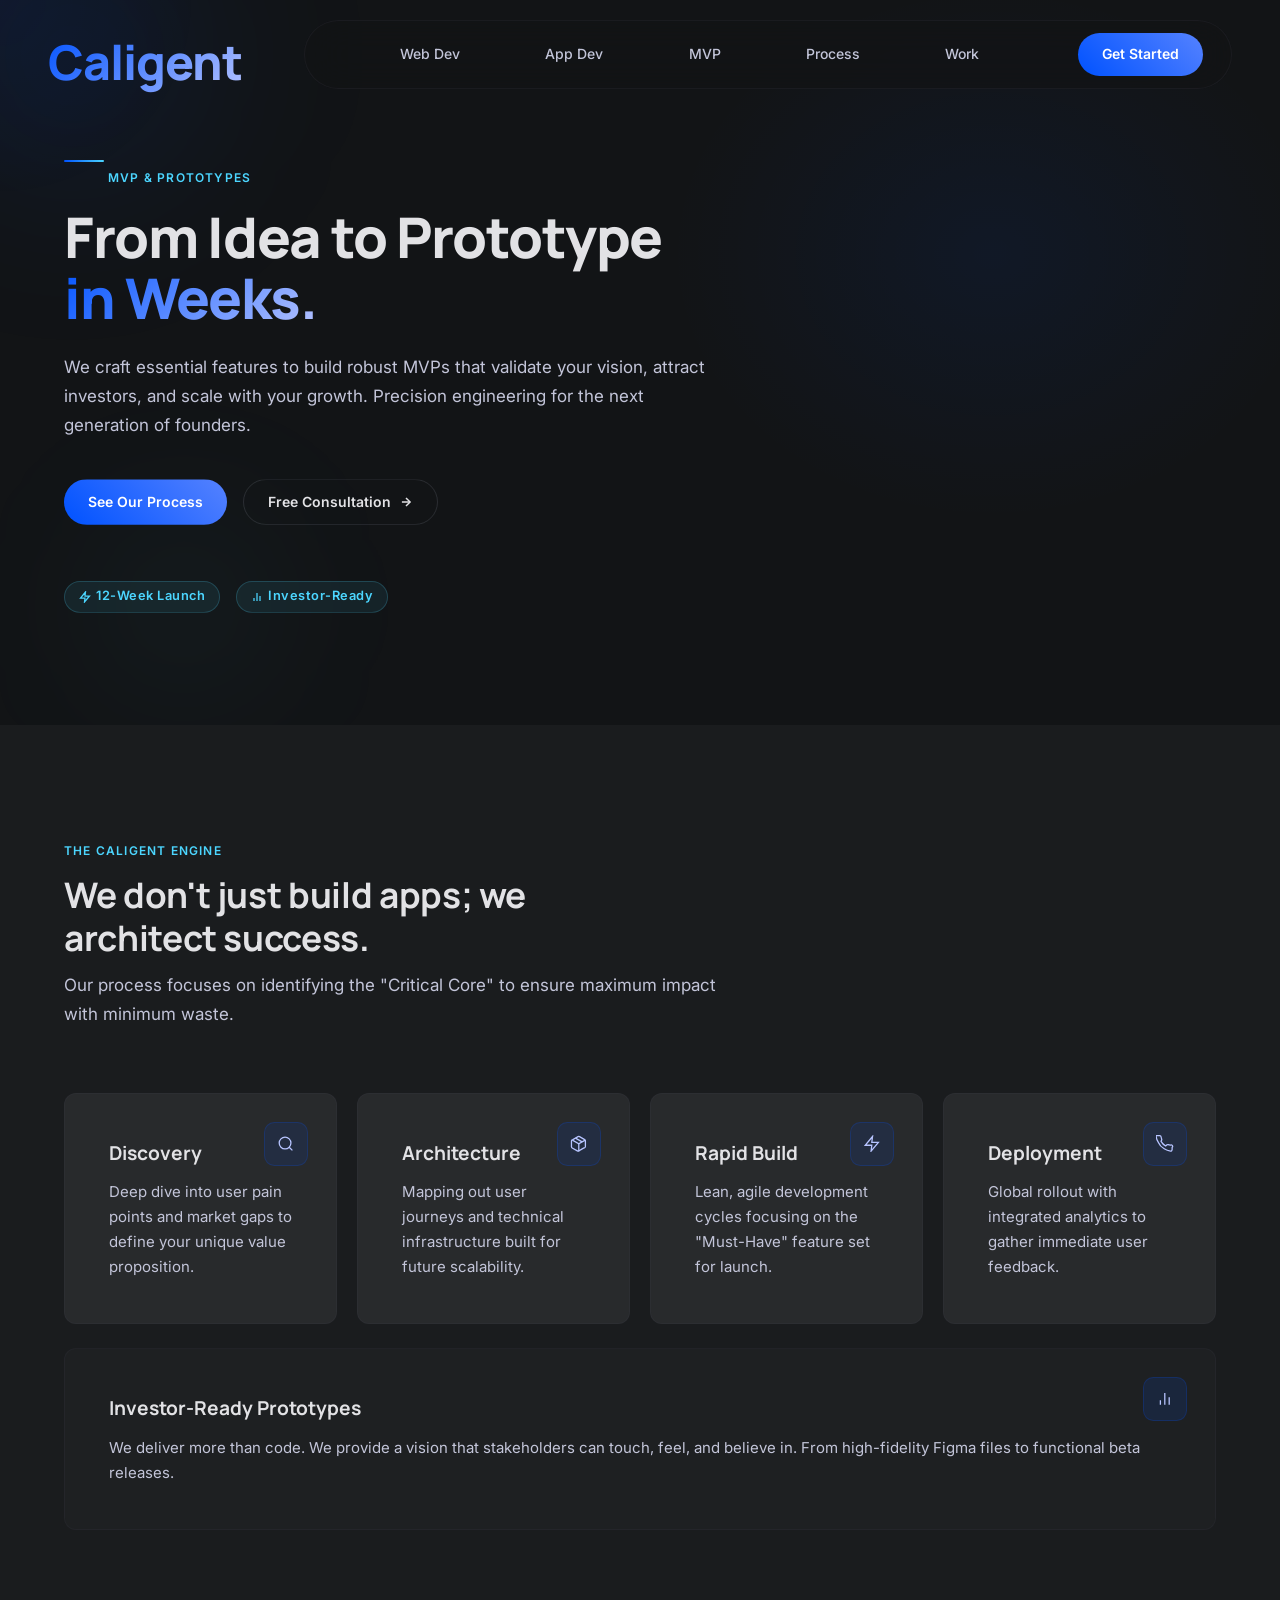
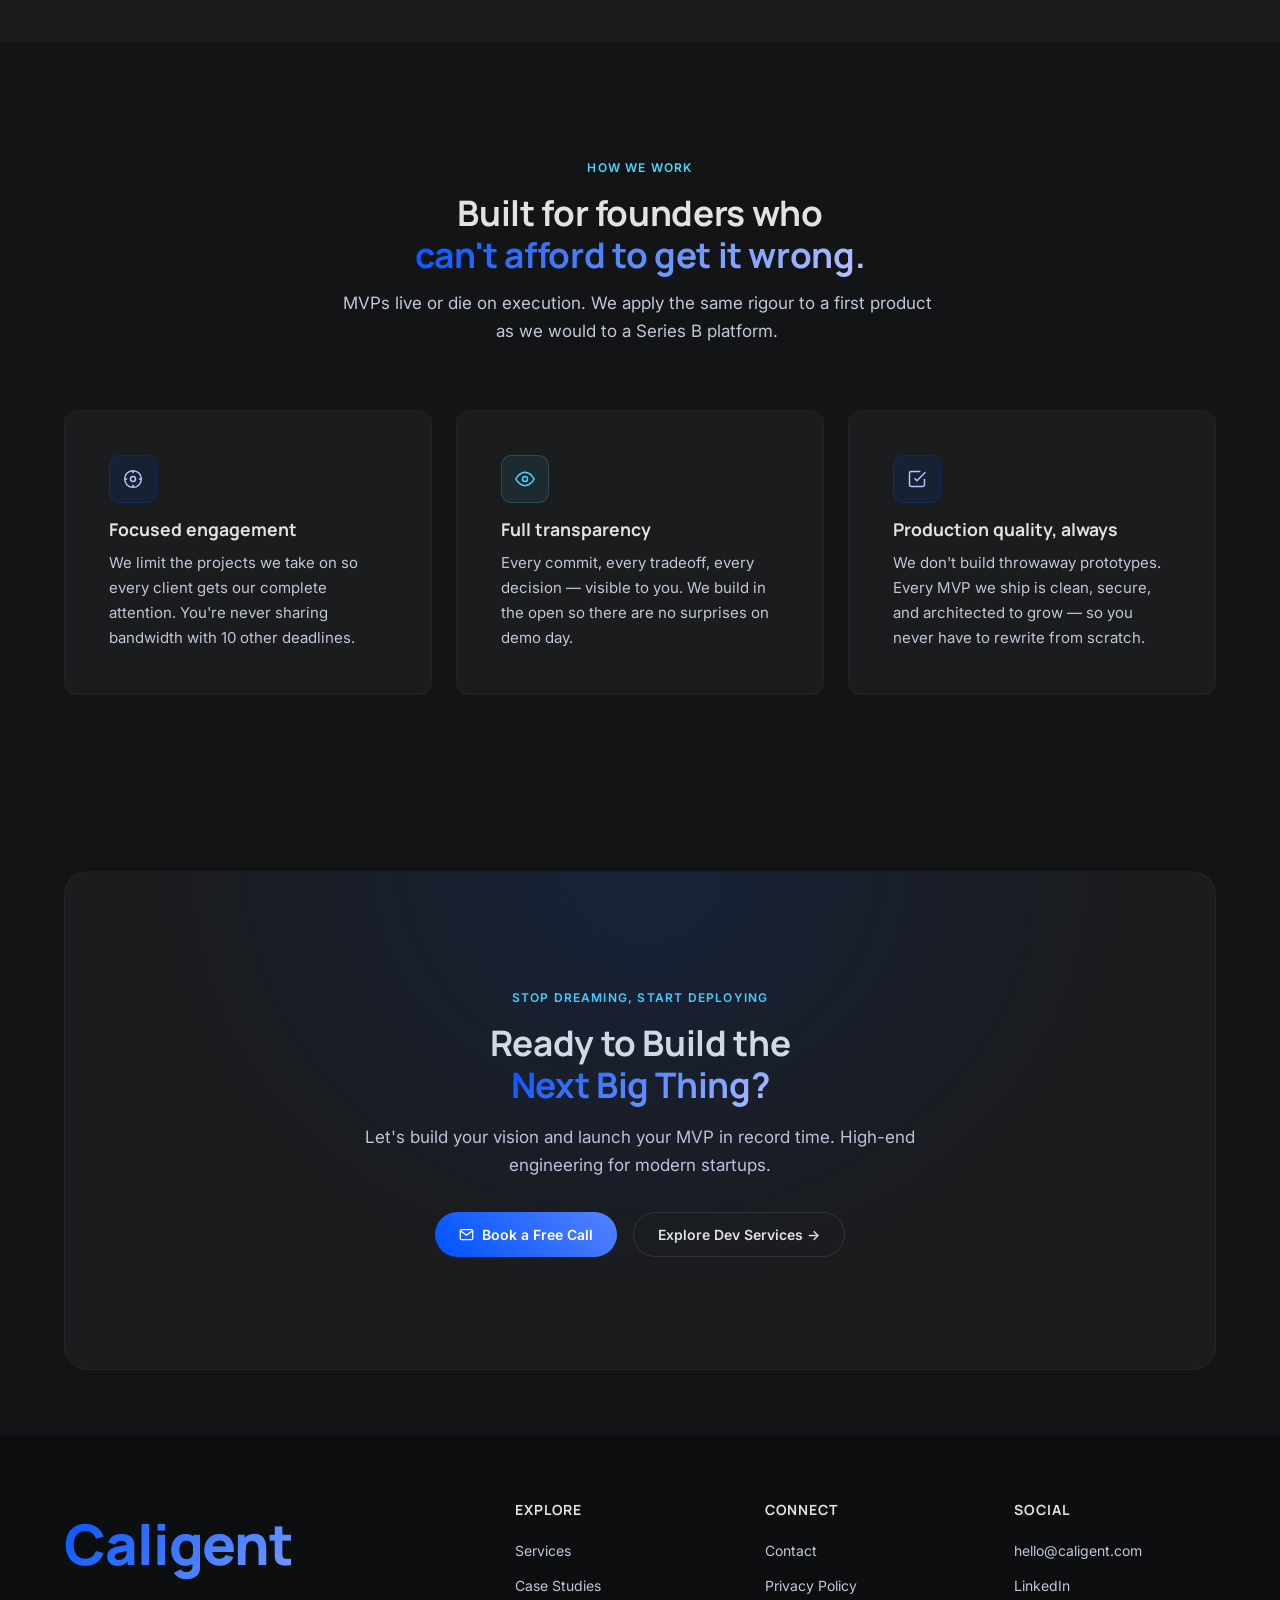
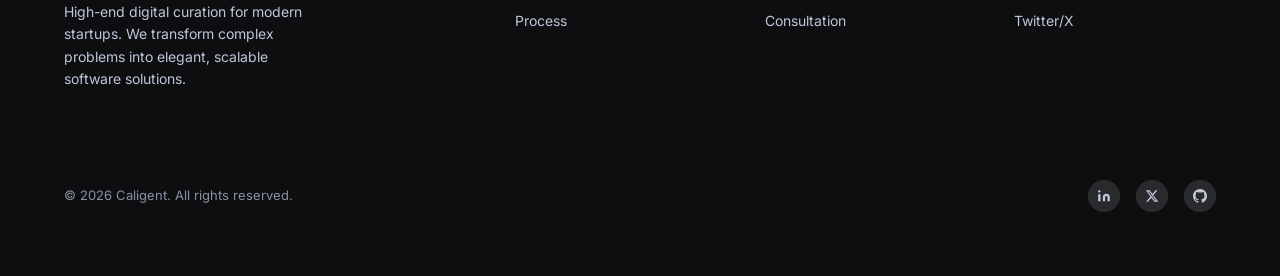
<file: mvp-prototypes.html>
<!DOCTYPE html>
<html lang="en">

<head>
  <meta charset="UTF-8" />
  <meta name="viewport" content="width=device-width, initial-scale=1.0" />
  <title>MVP &amp; Prototypes | Caligent</title>
  <meta name="description"
    content="Caligent — From Idea to Prototype in Weeks. We craft essential features to build robust MVPs that validate your vision, attract investors, and scale with your growth." />
  <link rel="stylesheet" href="styles.css" />
</head>

<body>

  <!-- Cursor Glow -->
  <div class="cursor-glow" id="cursor-glow"></div>

  <!-- ── Navigation ───────────────────────────────────── -->
  <a href="index.html" class="header__logo">Caligent</a>
  <nav class="nav" id="nav" role="navigation" aria-label="Main navigation">
    <ul class="nav__links">
      <li><a href="web-dev.html">Web Dev</a></li>
      <li><a href="app-dev.html">App Dev</a></li>
      <li><a href="mvp-prototypes.html">MVP</a></li>
      <li><a href="web-dev.html#process">Process</a></li>
      <li><a href="index.html#work">Work</a></li>
    </ul>
    <div class="nav__cta">
      <a href="index.html#contact" class="btn-primary" id="nav-cta">Get Started</a>
    </div>
    <button class="nav__hamburger" id="hamburger" aria-label="Open menu">
      <span></span><span></span><span></span>
    </button>
  </nav>

  <!-- Mobile Menu -->
  <div class="nav__mobile" id="mobile-menu" role="dialog" aria-label="Mobile menu">
    <a href="index.html" class="header__logo">Caligent</a>
    <button class="nav__mobile-close" id="mobile-close" aria-label="Close menu">
      <svg width="24" height="24" viewBox="0 0 24 24" fill="none" stroke="currentColor" stroke-width="2">
        <line x1="18" y1="6" x2="6" y2="18" />
        <line x1="6" y1="6" x2="18" y2="18" />
      </svg>
    </button>
    <a href="index.html">Home</a>
    <a href="web-dev.html">Web Dev</a>
    <a href="app-dev.html">App Dev</a>
    <a href="mvp-prototypes.html">MVP</a>
    <a href="index.html#work">Work</a>
    <a href="index.html#contact" class="btn-primary" style="margin-top:1rem;">Get Started</a>
  </div>

  <!-- ── Page Hero ─────────────────────────────────────── -->
  <section class="page-hero" id="top" style="position:relative; overflow:hidden;">
    <div class="orb orb-1" style="width:400px;height:400px;top:-20%;right:-5%;"></div>
    <div class="orb orb-2" style="width:240px;height:240px;bottom:0;left:5%;animation-delay:-5s;"></div>
    <div class="container" style="position:relative;z-index:1;">
      <div class="section-accent fade-up"></div>
      <span class="label-md fade-up">MVP &amp; Prototypes</span>
      <h1 class="display-lg fade-up stagger-1" style="margin-top: 1rem; max-width: 18ch;">
        From Idea to Prototype<br />
        <span class="gradient-text">in Weeks.</span>
      </h1>
      <p class="body-lg fade-up stagger-2" style="max-width: 60ch; margin-top: 1.5rem;">
        We craft essential features to build robust MVPs that validate your vision, attract investors, and scale with
        your growth. Precision engineering for the next generation of founders.
      </p>
      <div class="hero__actions fade-up stagger-3" style="margin-top: 2.5rem;">
        <a href="#engine" class="btn-primary" id="hero-engine-cta">See Our Process</a>
        <a href="index.html#contact" class="btn-secondary" id="hero-consult-cta">Free Consultation
          <svg width="14" height="14" viewBox="0 0 24 24" fill="none" stroke="currentColor" stroke-width="2.5">
            <line x1="5" y1="12" x2="19" y2="12" />
            <polyline points="12 5 19 12 12 19" />
          </svg>
        </a>
      </div>
      <!-- Quick proof -->
      <div class="fade-up stagger-4" style="margin-top: 3.5rem; display: flex; gap: 1rem; flex-wrap: wrap;">
        <span class="tag">
          <svg width="12" height="12" viewBox="0 0 24 24" fill="none" stroke="currentColor" stroke-width="2.5">
            <polygon points="13 2 3 14 12 14 11 22 21 10 12 10 13 2" />
          </svg>
          12-Week Launch
        </span>

        <span class="tag">
          <svg width="12" height="12" viewBox="0 0 24 24" fill="none" stroke="currentColor" stroke-width="2.5">
            <line x1="18" y1="20" x2="18" y2="10" />
            <line x1="12" y1="20" x2="12" y2="4" />
            <line x1="6" y1="20" x2="6" y2="14" />
          </svg>
          Investor-Ready
        </span>
      </div>
    </div>
  </section>

  <!-- ── The Curation Engine ────────────────────────────── -->
  <section class="section" id="engine" style="background: var(--surface-low);">
    <div class="container">
      <div class="section-header fade-up">
        <span class="label-md">The Caligent Engine</span>
        <h2 class="headline-lg" style="margin-top: 0.75rem; max-width: 26ch;">
          We don't just build apps; we architect success.
        </h2>
        <p class="body-lg" style="max-width: 60ch; margin-top: 0.75rem;">
          Our process focuses on identifying the "Critical Core" to ensure maximum impact with minimum waste.
        </p>
      </div>

      <!-- First 4 (process) -->
      <div class="grid-4" style="margin-bottom: 1.5rem;">
        <div class="card fade-up stagger-1" id="engine-discovery">
          <div class="card__icon">
            <svg viewBox="0 0 24 24" fill="none" stroke="currentColor">
              <circle cx="11" cy="11" r="8" />
              <line x1="21" y1="21" x2="16.65" y2="16.65" />
            </svg>
          </div>
          <div class="card__title">Discovery</div>
          <p class="card__body">Deep dive into user pain points and market gaps to define your unique value proposition.
          </p>
        </div>
        <div class="card fade-up stagger-2" id="engine-architecture">
          <div class="card__icon">
            <svg viewBox="0 0 24 24" fill="none" stroke="currentColor">
              <line x1="16.5" y1="9.4" x2="7.5" y2="4.21" />
              <path
                d="M21 16V8a2 2 0 00-1-1.73l-7-4a2 2 0 00-2 0l-7 4A2 2 0 002 8v8a2 2 0 001 1.73l7 4a2 2 0 002 0l7-4A2 2 0 0021 16z" />
              <polyline points="3.27 6.96 12 12.01 20.73 6.96" />
              <line x1="12" y1="22.08" x2="12" y2="12" />
            </svg>
          </div>
          <div class="card__title">Architecture</div>
          <p class="card__body">Mapping out user journeys and technical infrastructure built for future scalability.</p>
        </div>
        <div class="card fade-up stagger-3" id="engine-build">
          <div class="card__icon">
            <svg viewBox="0 0 24 24" fill="none" stroke="currentColor">
              <polygon points="13 2 3 14 12 14 11 22 21 10 12 10 13 2" />
            </svg>
          </div>
          <div class="card__title">Rapid Build</div>
          <p class="card__body">Lean, agile development cycles focusing on the "Must-Have" feature set for launch.</p>
        </div>
        <div class="card fade-up stagger-4" id="engine-deployment">
          <div class="card__icon">
            <svg viewBox="0 0 24 24" fill="none" stroke="currentColor">
              <path
                d="M22 16.92v3a2 2 0 01-2.18 2 19.79 19.79 0 01-8.63-3.07A19.5 19.5 0 013.07 9.81a19.79 19.79 0 01-3.07-8.67A2 2 0 012 1h3a2 2 0 012 1.72c.127.96.361 1.903.7 2.81a2 2 0 01-.45 2.11L6.91 8.64a16 16 0 006.29 6.29l1.32-1.32a2 2 0 012.11-.45c.907.339 1.85.573 2.81.7A2 2 0 0122 16.92z" />
            </svg>
          </div>
          <div class="card__title">Deployment</div>
          <p class="card__body">Global rollout with integrated analytics to gather immediate user feedback.</p>
        </div>
      </div>

      <!-- Next 3 (capabilities) -->
      <div class="grid-3">
        <div class="card fade-up stagger-1" id="engine-investor" style="background: var(--surface-container);">
          <div class="card__icon" style="background: rgba(0, 82, 255, 0.12); color: var(--primary);">
            <svg viewBox="0 0 24 24" fill="none" stroke="currentColor">
              <line x1="18" y1="20" x2="18" y2="10" />
              <line x1="12" y1="20" x2="12" y2="4" />
              <line x1="6" y1="20" x2="6" y2="14" />
            </svg>
          </div>
          <div class="card__title">Investor-Ready Prototypes</div>
          <p class="card__body">We deliver more than code. We provide a vision that stakeholders can touch, feel, and
            believe in. From high-fidelity Figma files to functional beta releases.</p>
        </div>

      </div>
    </div>
  </section>

  <!-- ── Our Principles ───────────────────────────────────── -->
  <section class="section" id="principles">
    <div class="container">
      <div class="section-header--center fade-up">
        <span class="label-md">How We Work</span>
        <h2 class="headline-lg" style="margin-top: 0.75rem;">Built for founders who<br /><span
            class="gradient-text">can't afford to get it wrong.</span></h2>
        <p class="body-lg" style="margin-top: 0.75rem; max-width: 54ch;">
          MVPs live or die on execution. We apply the same rigour to a first product as we would to a Series B platform.
        </p>
      </div>

      <div class="grid-3">
        <div class="feature-block fade-up stagger-1" id="principle-focus">
          <div class="icon-wrap" style="margin-bottom:0.75rem;">
            <svg viewBox="0 0 24 24" fill="none" stroke="currentColor">
              <circle cx="12" cy="12" r="3" />
              <circle cx="12" cy="12" r="10" />
              <line x1="12" y1="2" x2="12" y2="5" />
              <line x1="12" y1="19" x2="12" y2="22" />
              <line x1="2" y1="12" x2="5" y2="12" />
              <line x1="19" y1="12" x2="22" y2="12" />
            </svg>
          </div>
          <div class="feature-block__title">Focused engagement</div>
          <p class="feature-block__body">We limit the projects we take on so every client gets our complete attention.
            You're never sharing bandwidth with 10 other deadlines.</p>
        </div>
        <div class="feature-block fade-up stagger-2" id="principle-transparency">
          <div class="icon-wrap icon-wrap--cyan" style="margin-bottom:0.75rem;">
            <svg viewBox="0 0 24 24" fill="none" stroke="currentColor">
              <path d="M1 12s4-8 11-8 11 8 11 8-4 8-11 8-11-8-11-8z" />
              <circle cx="12" cy="12" r="3" />
            </svg>
          </div>
          <div class="feature-block__title">Full transparency</div>
          <p class="feature-block__body">Every commit, every tradeoff, every decision — visible to you. We build in the
            open so there are no surprises on demo day.</p>
        </div>
        <div class="feature-block fade-up stagger-3" id="principle-quality">
          <div class="icon-wrap" style="margin-bottom:0.75rem;">
            <svg viewBox="0 0 24 24" fill="none" stroke="currentColor">
              <polyline points="9 11 12 14 22 4" />
              <path d="M21 12v7a2 2 0 01-2 2H5a2 2 0 01-2-2V5a2 2 0 012-2h11" />
            </svg>
          </div>
          <div class="feature-block__title">Production quality, always</div>
          <p class="feature-block__body">We don't build throwaway prototypes. Every MVP we ship is clean, secure, and
            architected to grow — so you never have to rewrite from scratch.</p>
        </div>
      </div>
    </div>
  </section>



  <!-- ── CTA ───────────────────────────────────────────── -->
  <section class="section-sm">
    <div class="container">
      <div class="cta-section fade-up">
        <span class="label-md">Stop Dreaming, Start Deploying</span>
        <h2 class="headline-lg cta-section__title" style="margin-top: 0.75rem;">
          Ready to Build the<br /><span class="gradient-text">Next Big Thing?</span>
        </h2>
        <p class="body-lg cta-section__body">
          Let's build your vision and launch your MVP in record time. High-end engineering for modern startups.
        </p>
        <div class="cta-section__actions">
          <a href="mailto:hello@caligent.com" class="btn-primary" id="cta-book">
            <svg width="15" height="15" viewBox="0 0 24 24" fill="none" stroke="currentColor" stroke-width="2">
              <path d="M4 4h16c1.1 0 2 .9 2 2v12c0 1.1-.9 2-2 2H4c-1.1 0-2-.9-2-2V6c0-1.1.9-2 2-2z" />
              <polyline points="22,6 12,13 2,6" />
            </svg>
            Book a Free Call
          </a>
          <a href="web-dev.html" class="btn-secondary" id="cta-explore-services">Explore Dev Services →</a>
        </div>
      </div>
    </div>
  </section>

  <!-- ── Footer ────────────────────────────────────────── -->
  <footer class="footer" role="contentinfo">
    <div class="container">
      <div class="footer__inner">
        <div class="footer__brand">
          <div class="footer__brand-logo">Caligent</div>
          <p class="footer__brand-desc">High-end digital curation for modern startups. We transform complex problems
            into elegant, scalable software solutions.</p>
        </div>
        <div>
          <div class="footer__col-title">Explore</div>
          <ul class="footer__links">
            <li><a href="index.html#services">Services</a></li>
            <li><a href="index.html#work">Case Studies</a></li>
            <li><a href="web-dev.html#process">Process</a></li>
          </ul>
        </div>
        <div>
          <div class="footer__col-title">Connect</div>
          <ul class="footer__links">
            <li><a href="index.html#contact">Contact</a></li>
            <li><a href="#">Privacy Policy</a></li>
            <li><a href="#">Consultation</a></li>
          </ul>
        </div>
        <div>
          <div class="footer__col-title">Social</div>
          <ul class="footer__links">
            <li><a href="mailto:hello@caligent.com">hello@caligent.com</a></li>
            <li><a href="#">LinkedIn</a></li>
            <li><a href="#">Twitter/X</a></li>
          </ul>
        </div>
      </div>
      <div class="footer__bottom">
        <div class="footer__copy">© 2026 Caligent. All rights reserved.</div>
        <div class="footer__socials">
          <a href="#" class="footer__social-icon" aria-label="LinkedIn">
            <svg width="14" height="14" viewBox="0 0 24 24" fill="currentColor">
              <path d="M16 8a6 6 0 016 6v7h-4v-7a2 2 0 00-2-2 2 2 0 00-2 2v7h-4v-7a6 6 0 016-6zM2 9h4v12H2z" />
              <circle cx="4" cy="4" r="2" />
            </svg>
          </a>
          <a href="#" class="footer__social-icon" aria-label="Twitter">
            <svg width="14" height="14" viewBox="0 0 24 24" fill="currentColor">
              <path
                d="M18.244 2.25h3.308l-7.227 8.26 8.502 11.24H16.17l-5.214-6.817L4.99 21.75H1.68l7.73-8.835L1.254 2.25H8.08l4.713 6.231zm-1.161 17.52h1.833L7.084 4.126H5.117z" />
            </svg>
          </a>
          <a href="#" class="footer__social-icon" aria-label="GitHub">
            <svg width="14" height="14" viewBox="0 0 24 24" fill="currentColor">
              <path
                d="M12 0C5.37 0 0 5.37 0 12c0 5.31 3.435 9.795 8.205 11.385.6.105.825-.255.825-.57 0-.285-.015-1.23-.015-2.235-3.015.555-3.795-.735-4.035-1.41-.135-.345-.72-1.41-1.23-1.695-.42-.225-1.02-.78-.015-.795.945-.015 1.62.87 1.845 1.23 1.08 1.815 2.805 1.305 3.495.99.105-.78.42-1.305.765-1.605-2.67-.3-5.46-1.335-5.46-5.925 0-1.305.465-2.385 1.23-3.225-.12-.3-.54-1.53.12-3.18 0 0 1.005-.315 3.3 1.23.96-.27 1.98-.405 3-.405s2.04.135 3 .405c2.295-1.56 3.3-1.23 3.3-1.23.66 1.65.24 2.88.12 3.18.765.84 1.23 1.905 1.23 3.225 0 4.605-2.805 5.625-5.475 5.925.435.375.81 1.095.81 2.22 0 1.605-.015 2.895-.015 3.3 0 .315.225.69.825.57A12.02 12.02 0 0 0 24 12c0-6.63-5.37-12-12-12z" />
            </svg>
          </a>
        </div>
      </div>
    </div>
  </footer>

  <script src="script.js"></script>
</body>

</html>
</file>
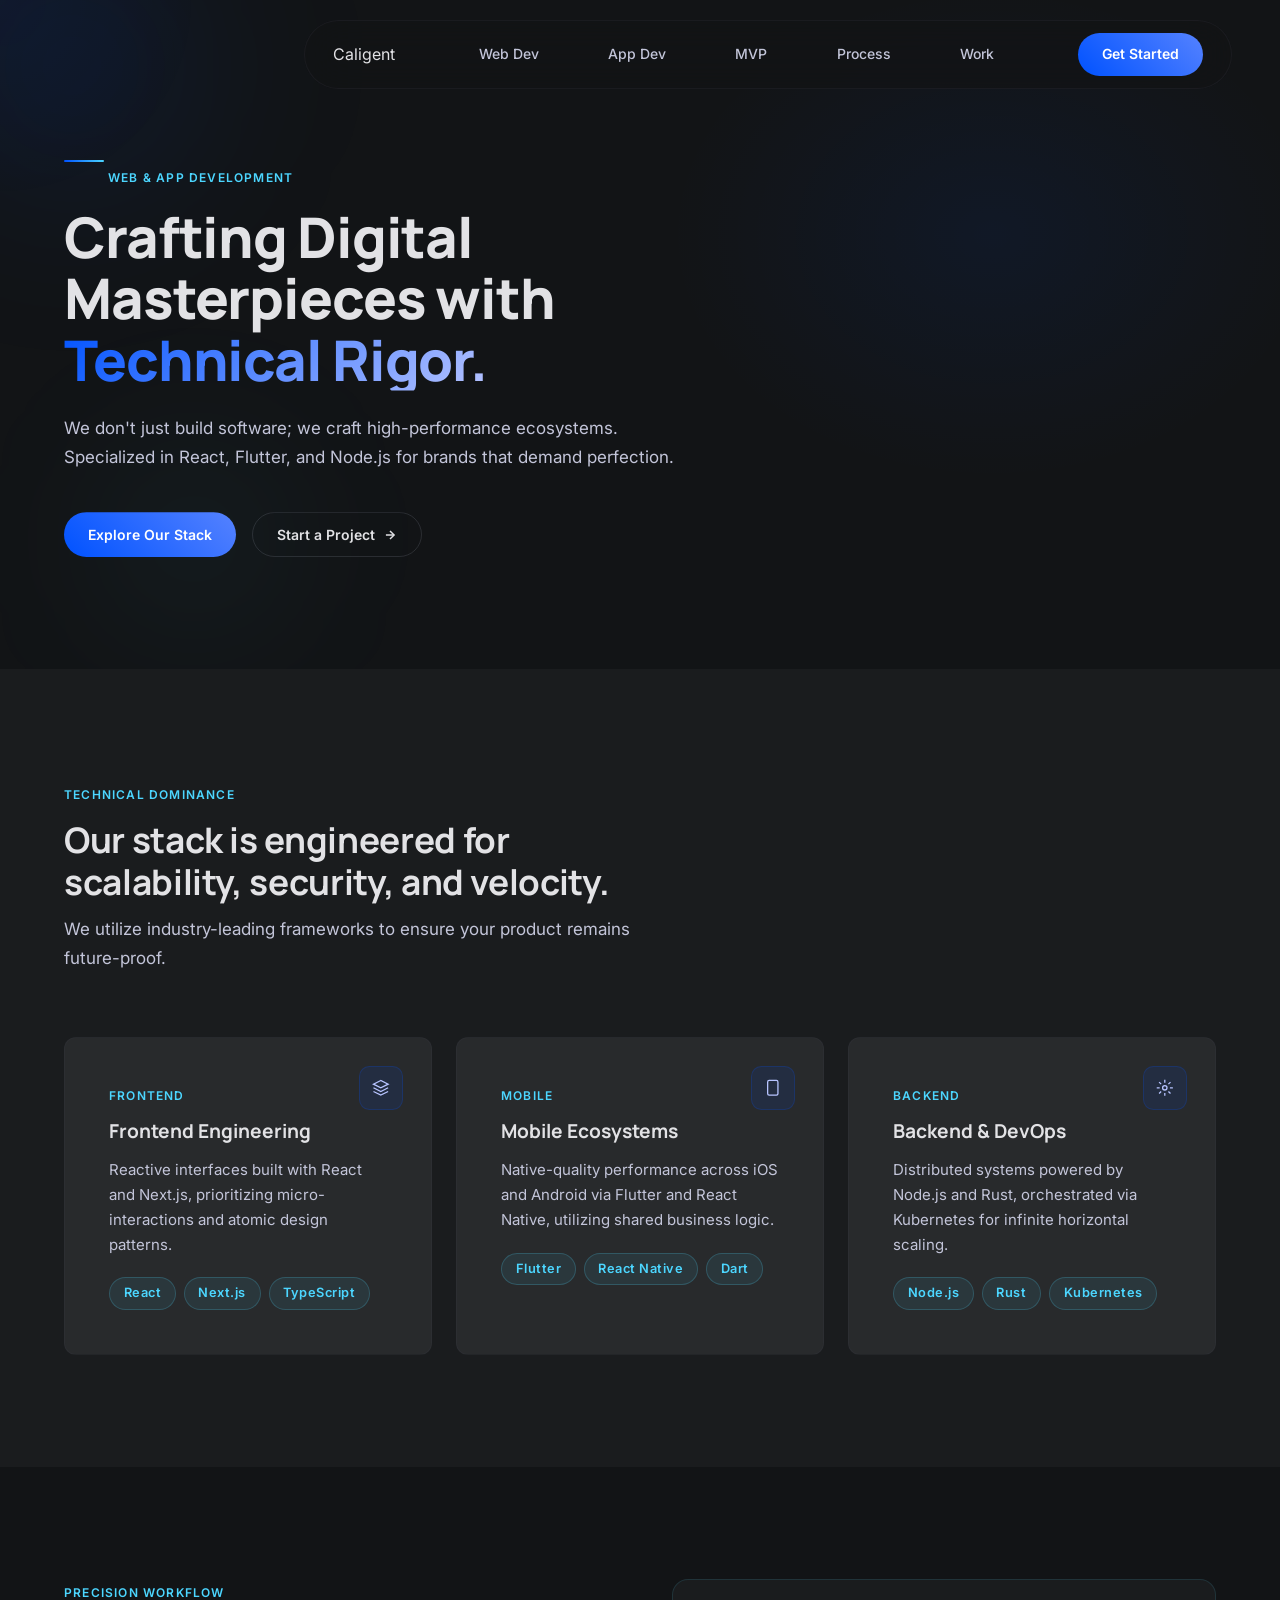
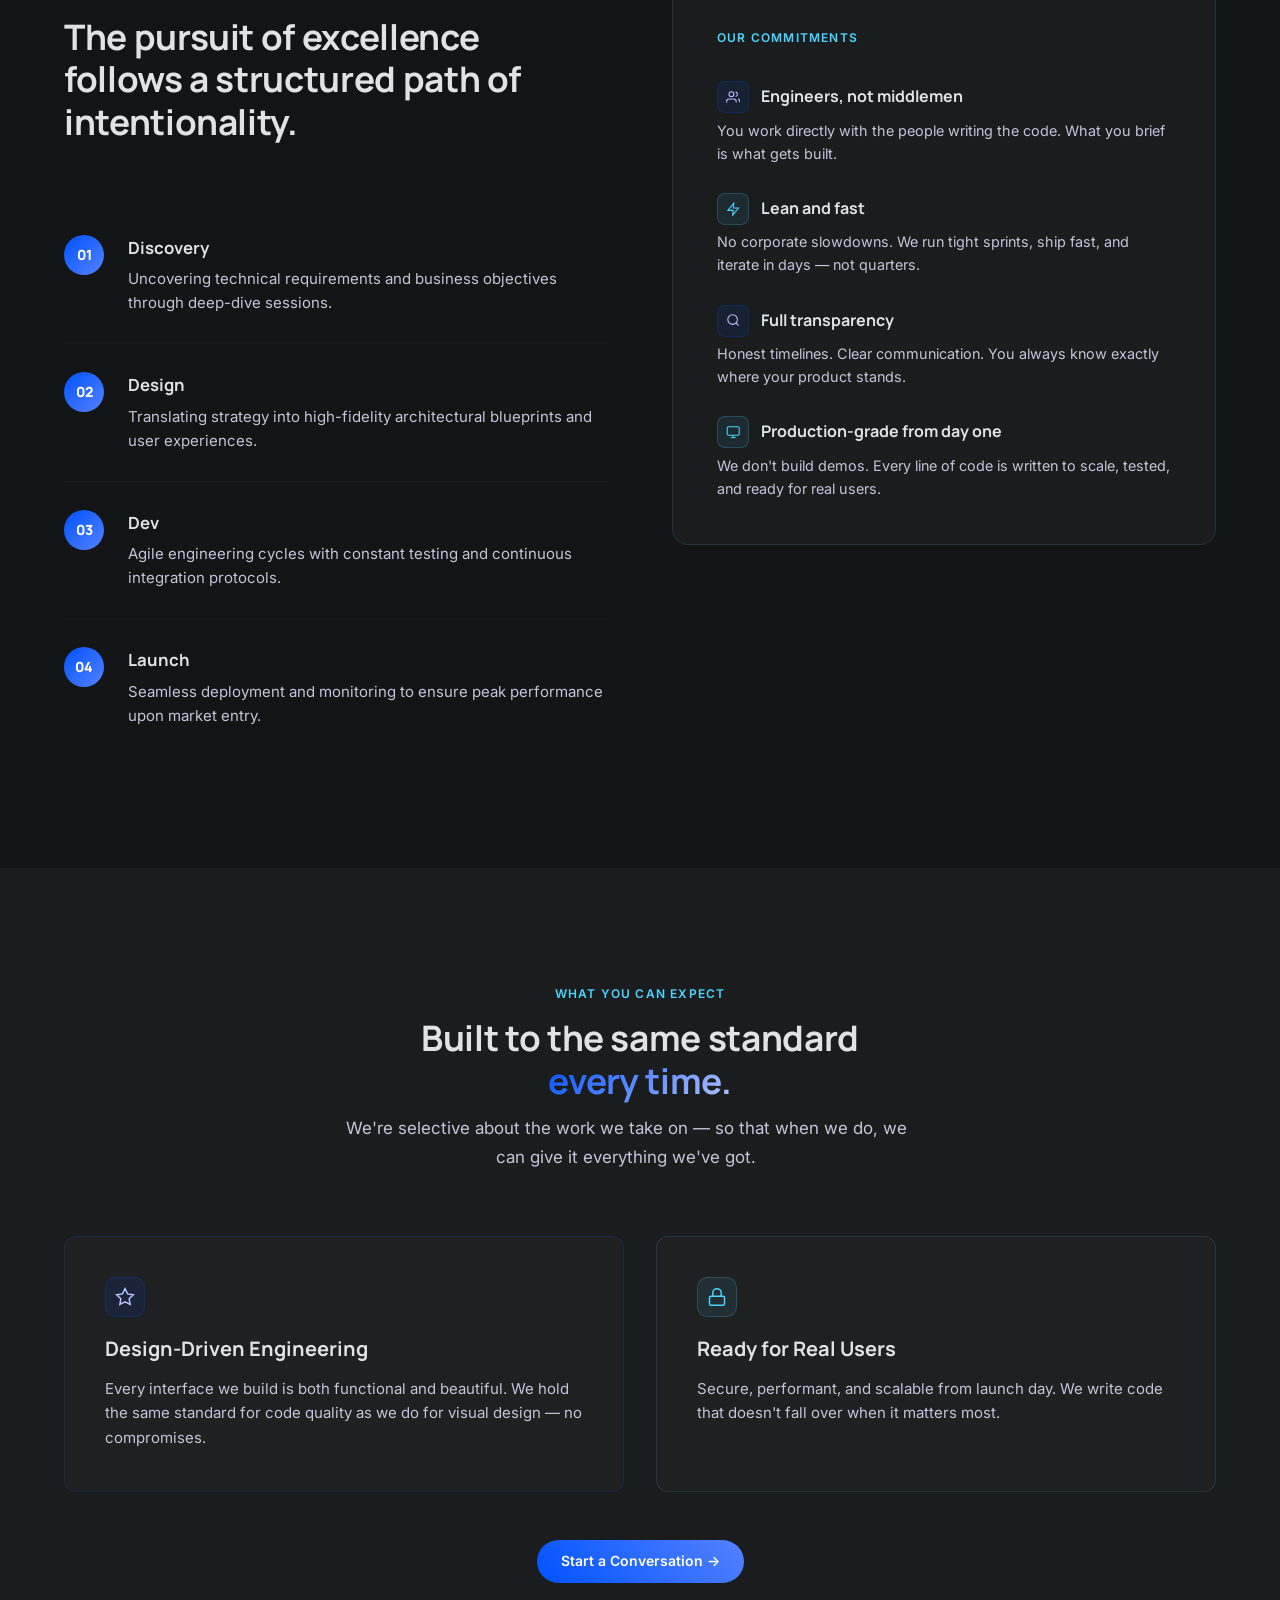
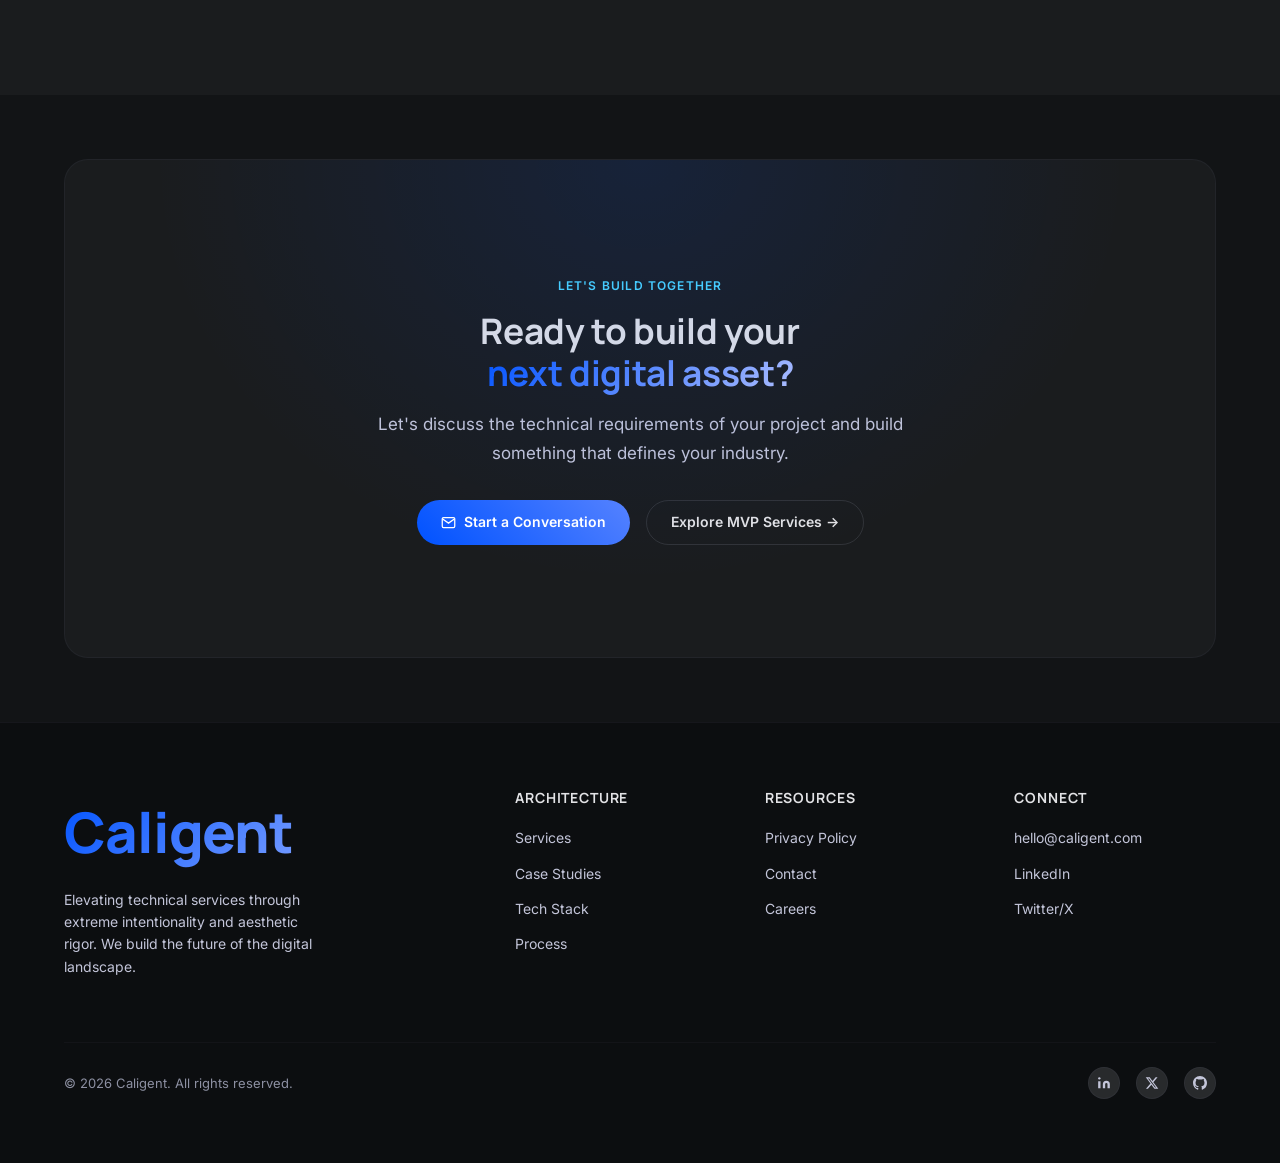
<file: web-app-dev.html>
<!DOCTYPE html>
<html lang="en">
<head>
  <meta charset="UTF-8" />
  <meta name="viewport" content="width=device-width, initial-scale=1.0" />
  <title>Web &amp; App Development | Caligent</title>
  <meta name="description" content="Caligent — Crafting digital masterpieces with technical rigor. Specialized in React, Flutter, and Node.js for brands that demand perfection." />
  <link rel="stylesheet" href="styles.css" />
</head>
<body>

  <!-- Cursor Glow -->
  <div class="cursor-glow" id="cursor-glow"></div>

  <!-- ── Navigation ───────────────────────────────────── -->
  <nav class="nav" id="nav" role="navigation" aria-label="Main navigation">
    <a href="index.html" class="nav__logo">Caligent</a>
    <ul class="nav__links">
      <li><a href="web-app-dev.html">Web Dev</a></li>
      <li><a href="web-app-dev.html">App Dev</a></li>
      <li><a href="mvp-prototypes.html">MVP</a></li>
      <li><a href="#process">Process</a></li>
      <li><a href="#case-studies">Work</a></li>
    </ul>
    <div class="nav__cta">
      <a href="index.html#contact" class="btn-primary" id="nav-cta">Get Started</a>
    </div>
    <button class="nav__hamburger" id="hamburger" aria-label="Open menu">
      <span></span><span></span><span></span>
    </button>
  </nav>

  <!-- Mobile Menu -->
  <div class="nav__mobile" id="mobile-menu" role="dialog" aria-label="Mobile menu">
    <button class="nav__mobile-close" id="mobile-close" aria-label="Close menu">
      <svg width="24" height="24" viewBox="0 0 24 24" fill="none" stroke="currentColor" stroke-width="2"><line x1="18" y1="6" x2="6" y2="18"/><line x1="6" y1="6" x2="18" y2="18"/></svg>
    </button>
    <a href="index.html">Home</a>
    <a href="web-app-dev.html">Web &amp; App Dev</a>
    <a href="mvp-prototypes.html">MVP &amp; Prototypes</a>
    <a href="#process">Process</a>
    <a href="index.html#contact" class="btn-primary" style="margin-top:1rem;">Get Started</a>
  </div>

  <!-- ── Page Hero ─────────────────────────────────────── -->
  <section class="page-hero" id="top" style="position:relative; overflow:hidden;">
    <div class="orb orb-1" style="width:400px;height:400px;top:-20%;right:-5%;"></div>
    <div class="orb orb-2" style="width:260px;height:260px;bottom:0;left:5%;animation-delay:-3s;"></div>
    <div class="container" style="position:relative;z-index:1;">
      <div class="section-accent fade-up"></div>
      <span class="label-md fade-up">Web &amp; App Development</span>
      <h1 class="display-lg fade-up stagger-1" style="margin-top: 1rem; max-width: 18ch;">
        Crafting Digital Masterpieces with<br />
        <span class="gradient-text">Technical Rigor.</span>
      </h1>
      <p class="body-lg fade-up stagger-2" style="max-width: 58ch; margin-top: 1.5rem;">
        We don't just build software; we craft high-performance ecosystems. Specialized in React, Flutter, and Node.js for brands that demand perfection.
      </p>
      <div class="hero__actions fade-up stagger-3" style="margin-top: 2.5rem;">
        <a href="#tech-stack" class="btn-primary" id="hero-tech-cta">Explore Our Stack</a>
        <a href="index.html#contact" class="btn-secondary" id="hero-contact-cta">Start a Project
          <svg width="14" height="14" viewBox="0 0 24 24" fill="none" stroke="currentColor" stroke-width="2.5"><line x1="5" y1="12" x2="19" y2="12"/><polyline points="12 5 19 12 12 19"/></svg>
        </a>
      </div>
    </div>
  </section>

  <!-- ── Tech Stack ─────────────────────────────────────── -->
  <section class="section" id="tech-stack" style="background: var(--surface-low);">
    <div class="container">
      <div class="section-header fade-up">
        <span class="label-md">Technical Dominance</span>
        <h2 class="headline-lg" style="margin-top: 0.75rem; max-width: 24ch;">
          Our stack is engineered for scalability, security, and velocity.
        </h2>
        <p class="body-lg" style="max-width: 55ch; margin-top: 0.75rem;">
          We utilize industry-leading frameworks to ensure your product remains future-proof.
        </p>
      </div>

      <div class="grid-3">
        <!-- Frontend -->
        <div class="card fade-up stagger-1" id="tech-frontend">
          <div class="card__icon">
            <svg viewBox="0 0 24 24" fill="none" stroke="currentColor"><path d="M12 2L2 7l10 5 10-5-10-5zM2 17l10 5 10-5M2 12l10 5 10-5"/></svg>
          </div>
          <div class="card__label"><span class="label-md">Frontend</span></div>
          <div class="card__title">Frontend Engineering</div>
          <p class="card__body">Reactive interfaces built with React and Next.js, prioritizing micro-interactions and atomic design patterns.</p>
          <div style="margin-top: 1.25rem; display: flex; gap: 0.5rem; flex-wrap: wrap;">
            <span class="tag">React</span>
            <span class="tag">Next.js</span>
            <span class="tag">TypeScript</span>
          </div>
        </div>
        <!-- Mobile -->
        <div class="card fade-up stagger-2" id="tech-mobile">
          <div class="card__icon">
            <svg viewBox="0 0 24 24" fill="none" stroke="currentColor"><rect x="5" y="2" width="14" height="20" rx="2"/><line x1="12" y1="18" x2="12.01" y2="18"/></svg>
          </div>
          <div class="card__label"><span class="label-md">Mobile</span></div>
          <div class="card__title">Mobile Ecosystems</div>
          <p class="card__body">Native-quality performance across iOS and Android via Flutter and React Native, utilizing shared business logic.</p>
          <div style="margin-top: 1.25rem; display: flex; gap: 0.5rem; flex-wrap: wrap;">
            <span class="tag">Flutter</span>
            <span class="tag">React Native</span>
            <span class="tag">Dart</span>
          </div>
        </div>
        <!-- Backend -->
        <div class="card fade-up stagger-3" id="tech-backend">
          <div class="card__icon">
            <svg viewBox="0 0 24 24" fill="none" stroke="currentColor"><circle cx="12" cy="12" r="3"/><path d="M12 1v4M12 19v4M4.22 4.22l2.83 2.83M16.95 16.95l2.83 2.83M1 12h4M19 12h4M4.22 19.78l2.83-2.83M16.95 7.05l2.83-2.83"/></svg>
          </div>
          <div class="card__label"><span class="label-md">Backend</span></div>
          <div class="card__title">Backend &amp; DevOps</div>
          <p class="card__body">Distributed systems powered by Node.js and Rust, orchestrated via Kubernetes for infinite horizontal scaling.</p>
          <div style="margin-top: 1.25rem; display: flex; gap: 0.5rem; flex-wrap: wrap;">
            <span class="tag">Node.js</span>
            <span class="tag">Rust</span>
            <span class="tag">Kubernetes</span>
          </div>
        </div>
      </div>
    </div>
  </section>

  <!-- ── Process ────────────────────────────────────────── -->
  <section class="section" id="process">
    <div class="container" style="display: grid; grid-template-columns: 1fr 1fr; gap: 4rem; align-items: start;">
      <div>
        <div class="section-header fade-up">
          <span class="label-md">Precision Workflow</span>
          <h2 class="headline-lg" style="margin-top: 0.75rem; max-width: 22ch;">
            The pursuit of excellence follows a structured path of intentionality.
          </h2>
        </div>

        <div class="fade-up stagger-1">
          <div class="process-step" id="step-discovery">
            <div class="process-step__num">01</div>
            <div class="process-step__content">
              <div class="process-step__title">Discovery</div>
              <p class="process-step__body">Uncovering technical requirements and business objectives through deep-dive sessions.</p>
            </div>
          </div>
          <div class="process-step" id="step-design">
            <div class="process-step__num">02</div>
            <div class="process-step__content">
              <div class="process-step__title">Design</div>
              <p class="process-step__body">Translating strategy into high-fidelity architectural blueprints and user experiences.</p>
            </div>
          </div>
          <div class="process-step" id="step-dev">
            <div class="process-step__num">03</div>
            <div class="process-step__content">
              <div class="process-step__title">Dev</div>
              <p class="process-step__body">Agile engineering cycles with constant testing and continuous integration protocols.</p>
            </div>
          </div>
          <div class="process-step" id="step-launch">
            <div class="process-step__num">04</div>
            <div class="process-step__content">
              <div class="process-step__title">Launch</div>
              <p class="process-step__body">Seamless deployment and monitoring to ensure peak performance upon market entry.</p>
            </div>
          </div>
        </div>
      </div>

      <!-- Commitments -->
      <div class="fade-up stagger-2" style="background: var(--surface-low); border-radius: 1rem; padding: 2.75rem; border: 1px solid rgba(76, 214, 255, 0.12);">
        <span class="label-md">Our Commitments</span>
        <div style="margin-top: 2rem; display: flex; flex-direction: column; gap: 1.75rem;">
          <div>
          <div style="display:flex; align-items:center; gap:0.75rem; margin-bottom: 0.35rem;">
            <div class="icon-wrap" style="width:2rem;height:2rem;border-radius:0.5rem;">
              <svg viewBox="0 0 24 24" fill="none" stroke="currentColor" style="width:0.9rem;height:0.9rem;"><path d="M17 21v-2a4 4 0 00-4-4H5a4 4 0 00-4 4v2"/><circle cx="9" cy="7" r="4"/><path d="M23 21v-2a4 4 0 00-3-3.87M16 3.13a4 4 0 010 7.75"/></svg>
            </div>
            <div style="font-family: var(--font-display); font-weight: 700; font-size: 1rem; color: var(--on-surface);">Engineers, not middlemen</div>
          </div>
            <p style="font-size: 0.9rem; color: var(--on-surface-variant); line-height: 1.6;">You work directly with the people writing the code. What you brief is what gets built.</p>
          </div>
          <div>
          <div style="display:flex; align-items:center; gap:0.75rem; margin-bottom: 0.35rem;">
            <div class="icon-wrap icon-wrap--cyan" style="width:2rem;height:2rem;border-radius:0.5rem;">
              <svg viewBox="0 0 24 24" fill="none" stroke="currentColor" style="width:0.9rem;height:0.9rem;"><polygon points="13 2 3 14 12 14 11 22 21 10 12 10 13 2"/></svg>
            </div>
            <div style="font-family: var(--font-display); font-weight: 700; font-size: 1rem; color: var(--on-surface);">Lean and fast</div>
          </div>
            <p style="font-size: 0.9rem; color: var(--on-surface-variant); line-height: 1.6;">No corporate slowdowns. We run tight sprints, ship fast, and iterate in days — not quarters.</p>
          </div>
          <div>
          <div style="display:flex; align-items:center; gap:0.75rem; margin-bottom: 0.35rem;">
            <div class="icon-wrap" style="width:2rem;height:2rem;border-radius:0.5rem;">
              <svg viewBox="0 0 24 24" fill="none" stroke="currentColor" style="width:0.9rem;height:0.9rem;"><circle cx="11" cy="11" r="8"/><line x1="21" y1="21" x2="16.65" y2="16.65"/></svg>
            </div>
            <div style="font-family: var(--font-display); font-weight: 700; font-size: 1rem; color: var(--on-surface);">Full transparency</div>
          </div>
            <p style="font-size: 0.9rem; color: var(--on-surface-variant); line-height: 1.6;">Honest timelines. Clear communication. You always know exactly where your product stands.</p>
          </div>
          <div>
          <div style="display:flex; align-items:center; gap:0.75rem; margin-bottom: 0.35rem;">
            <div class="icon-wrap icon-wrap--cyan" style="width:2rem;height:2rem;border-radius:0.5rem;">
              <svg viewBox="0 0 24 24" fill="none" stroke="currentColor" style="width:0.9rem;height:0.9rem;"><rect x="2" y="3" width="20" height="14" rx="2"/><line x1="8" y1="21" x2="16" y2="21"/><line x1="12" y1="17" x2="12" y2="21"/></svg>
            </div>
            <div style="font-family: var(--font-display); font-weight: 700; font-size: 1rem; color: var(--on-surface);">Production-grade from day one</div>
          </div>
            <p style="font-size: 0.9rem; color: var(--on-surface-variant); line-height: 1.6;">We don't build demos. Every line of code is written to scale, tested, and ready for real users.</p>
          </div>
        </div>
      </div>
    </div>
  </section>

  <!-- ── What We Deliver ─────────────────────────────────── -->
  <section class="section" id="case-studies" style="background: var(--surface-low);">
    <div class="container">
      <div class="section-header--center fade-up">
        <span class="label-md">What You Can Expect</span>
        <h2 class="headline-lg" style="margin-top: 0.75rem;">Built to the same standard<br /><span class="gradient-text">every time.</span></h2>
        <p class="body-lg" style="margin-top: 0.75rem; max-width: 52ch;">
          We're selective about the work we take on — so that when we do, we can give it everything we've got.
        </p>
      </div>

      <div class="grid-2" style="gap: 2rem;">
        <div class="card fade-up stagger-1" style="background: var(--surface-container); padding: 2.5rem; border-color: rgba(0, 82, 255, 0.2);">
          <div style="margin-bottom: 1rem;">
            <div class="icon-wrap" style="width:2.5rem;height:2.5rem;">
              <svg viewBox="0 0 24 24" fill="none" stroke="currentColor"><polygon points="12 2 15.09 8.26 22 9.27 17 14.14 18.18 21.02 12 17.77 5.82 21.02 7 14.14 2 9.27 8.91 8.26 12 2"/></svg>
            </div>
          </div>
          <div class="card__title" style="font-size: 1.25rem;">Design-Driven Engineering</div>
          <p class="card__body" style="margin-top: 0.75rem;">Every interface we build is both functional and beautiful. We hold the same standard for code quality as we do for visual design — no compromises.</p>
        </div>
        <div class="card fade-up stagger-2" style="background: var(--surface-container); padding: 2.5rem; border-color: rgba(76, 214, 255, 0.15);">
          <div style="margin-bottom: 1rem;">
            <div class="icon-wrap icon-wrap--cyan" style="width:2.5rem;height:2.5rem;">
              <svg viewBox="0 0 24 24" fill="none" stroke="currentColor"><rect x="3" y="11" width="18" height="11" rx="2" ry="2"/><path d="M7 11V7a5 5 0 0110 0v4"/></svg>
            </div>
          </div>
          <div class="card__title" style="font-size: 1.25rem;">Ready for Real Users</div>
          <p class="card__body" style="margin-top: 0.75rem;">Secure, performant, and scalable from launch day. We write code that doesn't fall over when it matters most.</p>
        </div>
      </div>

      <div style="text-align: center; margin-top: 3rem;" class="fade-up">
        <a href="index.html#contact" class="btn-primary" id="reach-out-cta">Start a Conversation →</a>
      </div>
    </div>
  </section>

  <!-- ── CTA ───────────────────────────────────────────── -->
  <section class="section-sm">
    <div class="container">
      <div class="cta-section fade-up">
        <span class="label-md">Let's Build Together</span>
        <h2 class="headline-lg cta-section__title" style="margin-top: 0.75rem;">
          Ready to build your<br /><span class="gradient-text">next digital asset?</span>
        </h2>
        <p class="body-lg cta-section__body">
          Let's discuss the technical requirements of your project and build something that defines your industry.
        </p>
        <div class="cta-section__actions">
          <a href="mailto:hello@caligent.com" class="btn-primary" id="cta-contact">
            <svg width="15" height="15" viewBox="0 0 24 24" fill="none" stroke="currentColor" stroke-width="2"><path d="M4 4h16c1.1 0 2 .9 2 2v12c0 1.1-.9 2-2 2H4c-1.1 0-2-.9-2-2V6c0-1.1.9-2 2-2z"/><polyline points="22,6 12,13 2,6"/></svg>
            Start a Conversation
          </a>
          <a href="mvp-prototypes.html" class="btn-secondary" id="cta-mvp-nav">Explore MVP Services →</a>
        </div>
      </div>
    </div>
  </section>

  <!-- ── Footer ────────────────────────────────────────── -->
  <footer class="footer" role="contentinfo">
    <div class="container">
      <div class="footer__inner">
        <div class="footer__brand">
          <div class="footer__brand-logo">Caligent</div>
          <p class="footer__brand-desc">Elevating technical services through extreme intentionality and aesthetic rigor. We build the future of the digital landscape.</p>
        </div>
        <div>
          <div class="footer__col-title">Architecture</div>
          <ul class="footer__links">
            <li><a href="index.html#services">Services</a></li>
            <li><a href="#case-studies">Case Studies</a></li>
            <li><a href="#tech-stack">Tech Stack</a></li>
            <li><a href="#process">Process</a></li>
          </ul>
        </div>
        <div>
          <div class="footer__col-title">Resources</div>
          <ul class="footer__links">
            <li><a href="#">Privacy Policy</a></li>
            <li><a href="index.html#contact">Contact</a></li>
            <li><a href="#">Careers</a></li>
          </ul>
        </div>
        <div>
          <div class="footer__col-title">Connect</div>
          <ul class="footer__links">
            <li><a href="mailto:hello@caligent.com">hello@caligent.com</a></li>
            <li><a href="#">LinkedIn</a></li>
            <li><a href="#">Twitter/X</a></li>
          </ul>
        </div>
      </div>
      <div class="footer__bottom">
        <div class="footer__copy">© 2026 Caligent. All rights reserved.</div>
        <div class="footer__socials">
          <a href="#" class="footer__social-icon" aria-label="LinkedIn">
            <svg width="14" height="14" viewBox="0 0 24 24" fill="currentColor"><path d="M16 8a6 6 0 016 6v7h-4v-7a2 2 0 00-2-2 2 2 0 00-2 2v7h-4v-7a6 6 0 016-6zM2 9h4v12H2z"/><circle cx="4" cy="4" r="2"/></svg>
          </a>
          <a href="#" class="footer__social-icon" aria-label="Twitter">
            <svg width="14" height="14" viewBox="0 0 24 24" fill="currentColor"><path d="M18.244 2.25h3.308l-7.227 8.26 8.502 11.24H16.17l-5.214-6.817L4.99 21.75H1.68l7.73-8.835L1.254 2.25H8.08l4.713 6.231zm-1.161 17.52h1.833L7.084 4.126H5.117z"/></svg>
          </a>
          <a href="#" class="footer__social-icon" aria-label="GitHub">
            <svg width="14" height="14" viewBox="0 0 24 24" fill="currentColor"><path d="M12 0C5.37 0 0 5.37 0 12c0 5.31 3.435 9.795 8.205 11.385.6.105.825-.255.825-.57 0-.285-.015-1.23-.015-2.235-3.015.555-3.795-.735-4.035-1.41-.135-.345-.72-1.41-1.23-1.695-.42-.225-1.02-.78-.015-.795.945-.015 1.62.87 1.845 1.23 1.08 1.815 2.805 1.305 3.495.99.105-.78.42-1.305.765-1.605-2.67-.3-5.46-1.335-5.46-5.925 0-1.305.465-2.385 1.23-3.225-.12-.3-.54-1.53.12-3.18 0 0 1.005-.315 3.3 1.23.96-.27 1.98-.405 3-.405s2.04.135 3 .405c2.295-1.56 3.3-1.23 3.3-1.23.66 1.65.24 2.88.12 3.18.765.84 1.23 1.905 1.23 3.225 0 4.605-2.805 5.625-5.475 5.925.435.375.81 1.095.81 2.22 0 1.605-.015 2.895-.015 3.3 0 .315.225.69.825.57A12.02 12.02 0 0 0 24 12c0-6.63-5.37-12-12-12z"/></svg>
          </a>
        </div>
      </div>
    </div>
  </footer>

  <script src="script.js"></script>
</body>
</html>
</file>
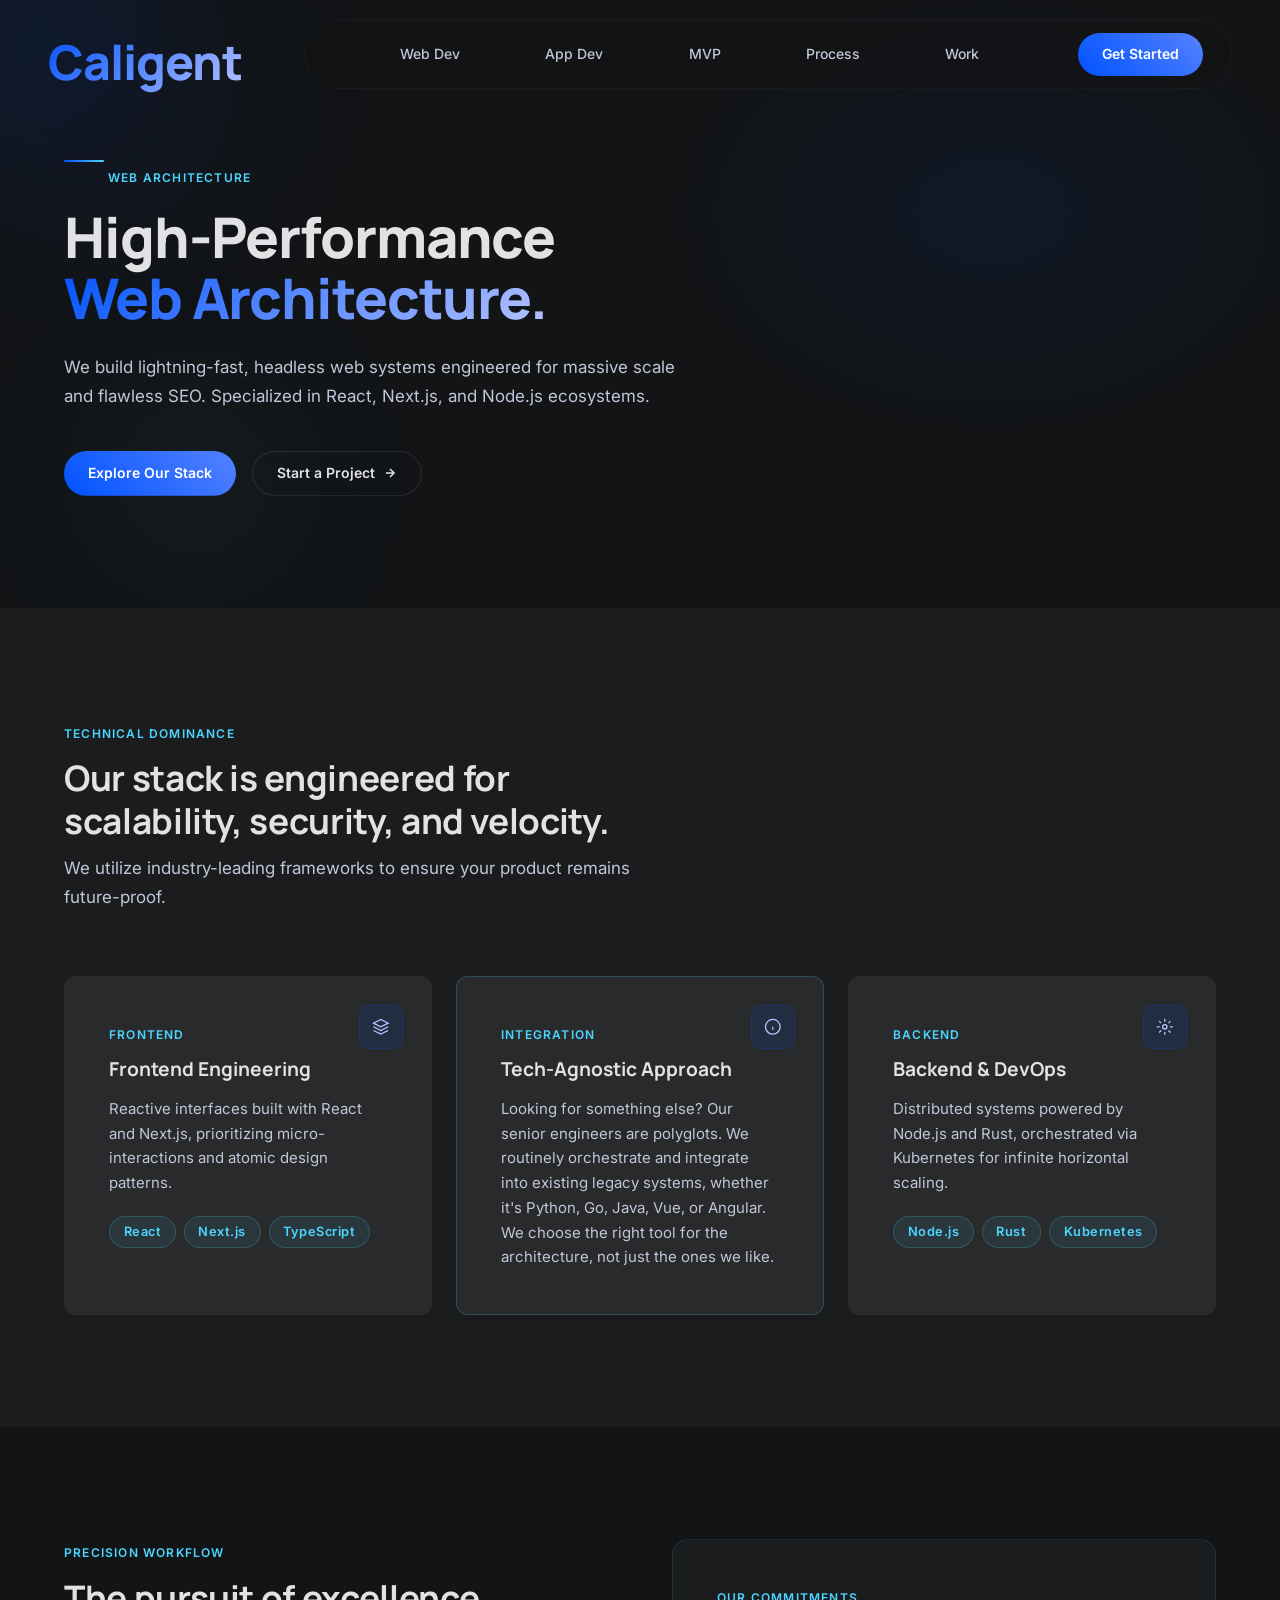
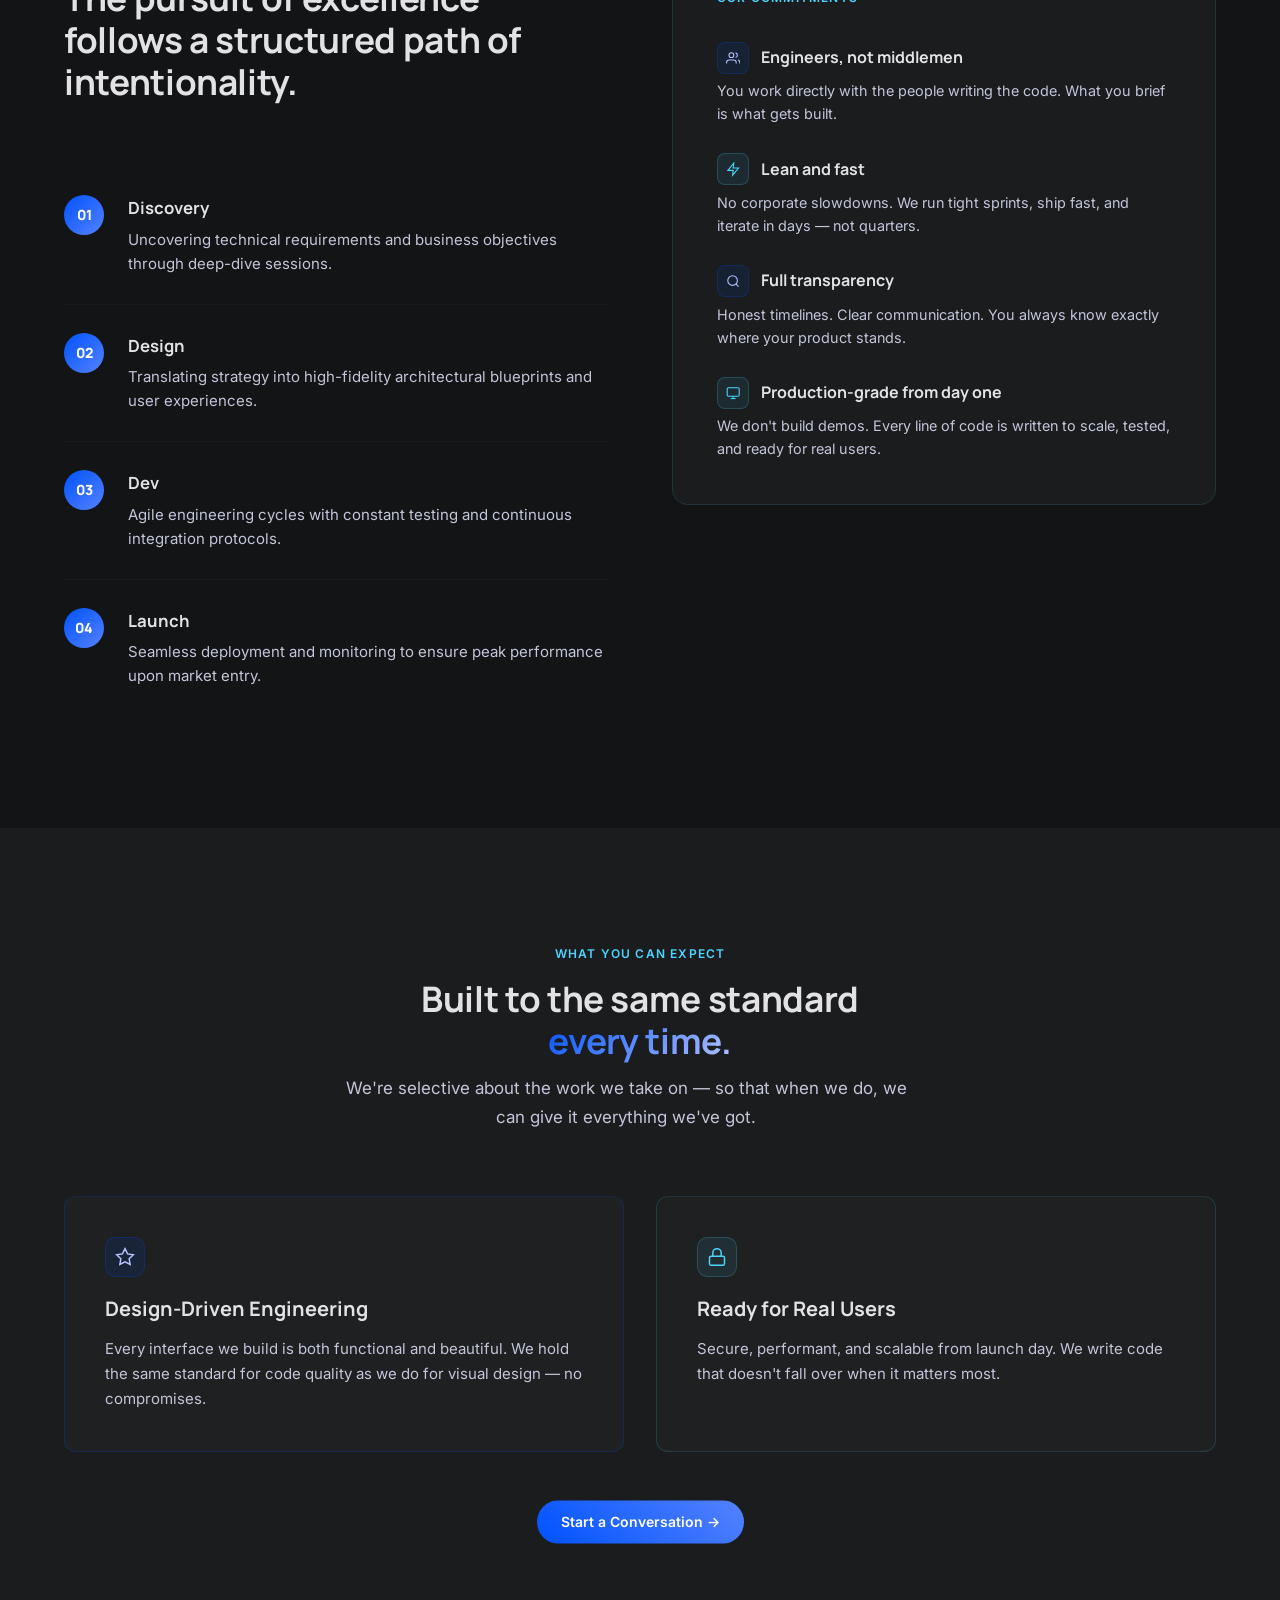
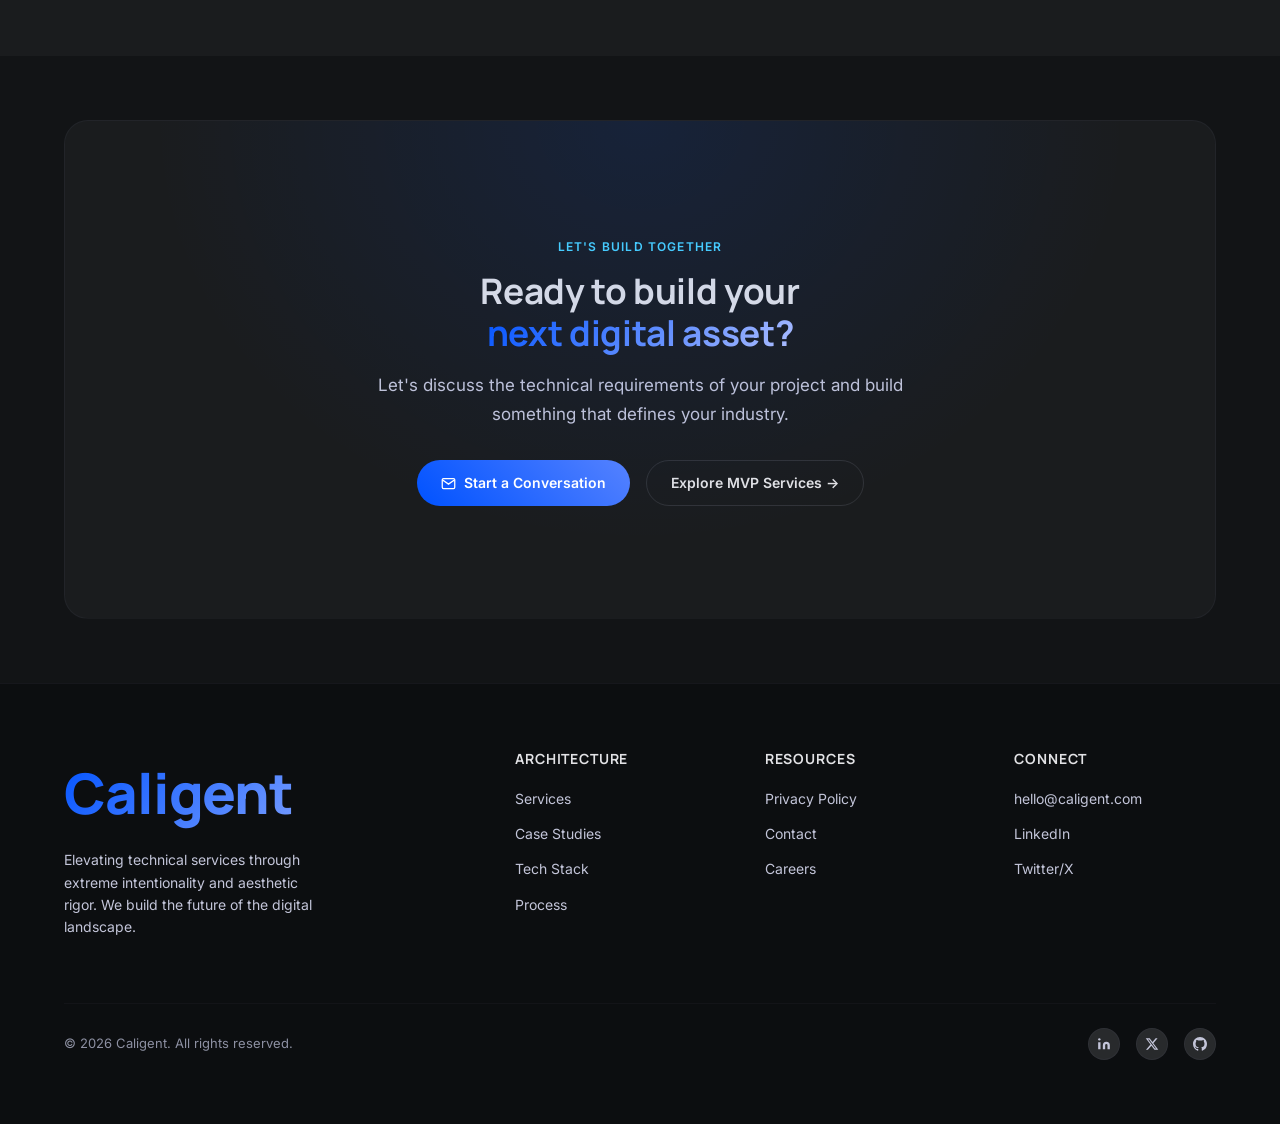
<file: web-dev.html>
<!DOCTYPE html>
<html lang="en">

<head>
  <meta charset="UTF-8" />
  <meta name="viewport" content="width=device-width, initial-scale=1.0" />
  <title>Website Development & Architecture | Caligent</title>
  <meta name="description"
    content="Caligent — Crafting digital masterpieces with technical rigor. Specialized in React, Next.js, and Node.js for brands that demand perfection." />
  <link rel="stylesheet" href="styles.css" />
</head>

<body>

  <!-- Cursor Glow -->
  <div class="cursor-glow" id="cursor-glow"></div>

  <!-- ── Navigation ───────────────────────────────────── -->
  <a href="index.html" class="header__logo">Caligent</a>
  <nav class="nav" id="nav" role="navigation" aria-label="Main navigation">
    <ul class="nav__links">
      <li><a href="web-dev.html">Web Dev</a></li>
      <li><a href="app-dev.html">App Dev</a></li>
      <li><a href="mvp-prototypes.html">MVP</a></li>
      <li><a href="#process">Process</a></li>
      <li><a href="#case-studies">Work</a></li>
    </ul>
    <div class="nav__cta">
      <a href="index.html#contact" class="btn-primary" id="nav-cta">Get Started</a>
    </div>
    <button class="nav__hamburger" id="hamburger" aria-label="Open menu">
      <span></span><span></span><span></span>
    </button>
  </nav>

  <!-- Mobile Menu -->
  <div class="nav__mobile" id="mobile-menu" role="dialog" aria-label="Mobile menu">
    <a href="index.html" class="header__logo">Caligent</a>
    <button class="nav__mobile-close" id="mobile-close" aria-label="Close menu">
      <svg width="24" height="24" viewBox="0 0 24 24" fill="none" stroke="currentColor" stroke-width="2">
        <line x1="18" y1="6" x2="6" y2="18" />
        <line x1="6" y1="6" x2="18" y2="18" />
      </svg>
    </button>
    <a href="index.html">Home</a>
    <a href="web-dev.html">Web Dev</a>
    <a href="app-dev.html">App Dev</a>
    <a href="mvp-prototypes.html">MVP</a>
    <a href="index.html#work">Work</a>
    <a href="index.html#contact" class="btn-primary" style="margin-top:1rem;">Get Started</a>
  </div>

  <!-- ── Page Hero ─────────────────────────────────────── -->
  <section class="page-hero" id="top" style="position:relative; overflow:hidden;">
    <div class="orb orb-1" style="width:400px;height:400px;top:-20%;right:-5%;"></div>
    <div class="orb orb-2" style="width:260px;height:260px;bottom:0;left:5%;animation-delay:-3s;"></div>
    <div class="container" style="position:relative;z-index:1;">
      <div class="section-accent fade-up"></div>
      <span class="label-md fade-up">Web Architecture</span>
      <h1 class="display-lg fade-up stagger-1" style="margin-top: 1rem; max-width: 18ch;">
        High-Performance<br />
        <span class="gradient-text">Web Architecture.</span>
      </h1>
      <p class="body-lg fade-up stagger-2" style="max-width: 58ch; margin-top: 1.5rem;">
        We build lightning-fast, headless web systems engineered for massive scale and flawless SEO. Specialized in
        React, Next.js, and Node.js ecosystems.
      </p>
      <div class="hero__actions fade-up stagger-3" style="margin-top: 2.5rem;">
        <a href="#tech-stack" class="btn-primary" id="hero-tech-cta">Explore Our Stack</a>
        <a href="index.html#contact" class="btn-secondary" id="hero-contact-cta">Start a Project
          <svg width="14" height="14" viewBox="0 0 24 24" fill="none" stroke="currentColor" stroke-width="2.5">
            <line x1="5" y1="12" x2="19" y2="12" />
            <polyline points="12 5 19 12 12 19" />
          </svg>
        </a>
      </div>
    </div>
  </section>

  <!-- ── Tech Stack ─────────────────────────────────────── -->
  <section class="section" id="tech-stack" style="background: var(--surface-low);">
    <div class="container">
      <div class="section-header fade-up">
        <span class="label-md">Technical Dominance</span>
        <h2 class="headline-lg" style="margin-top: 0.75rem; max-width: 24ch;">
          Our stack is engineered for scalability, security, and velocity.
        </h2>
        <p class="body-lg" style="max-width: 55ch; margin-top: 0.75rem;">
          We utilize industry-leading frameworks to ensure your product remains future-proof.
        </p>
      </div>

      <div class="grid-3">
        <!-- Frontend -->
        <div class="card fade-up stagger-1" id="tech-frontend">
          <div class="card__icon">
            <svg viewBox="0 0 24 24" fill="none" stroke="currentColor">
              <path d="M12 2L2 7l10 5 10-5-10-5zM2 17l10 5 10-5M2 12l10 5 10-5" />
            </svg>
          </div>
          <div class="card__label"><span class="label-md">Frontend</span></div>
          <div class="card__title">Frontend Engineering</div>
          <p class="card__body">Reactive interfaces built with React and Next.js, prioritizing micro-interactions and
            atomic design patterns.</p>
          <div style="margin-top: 1.25rem; display: flex; gap: 0.5rem; flex-wrap: wrap;">
            <span class="tag">React</span>
            <span class="tag">Next.js</span>
            <span class="tag">TypeScript</span>
          </div>
        </div>
        <!-- Polyglot -->
        <div class="card fade-up stagger-2" id="tech-polyglot" style="border-color: rgba(76, 214, 255, 0.2);">
          <div class="card__icon">
            <svg viewBox="0 0 24 24" fill="none" stroke="currentColor">
              <circle cx="12" cy="12" r="10" />
              <line x1="12" y1="16" x2="12" y2="12" />
              <line x1="12" y1="8" x2="12.01" y2="8" stroke-width="2" />
            </svg>
          </div>
          <div class="card__label"><span class="label-md">Integration</span></div>
          <div class="card__title">Tech-Agnostic Approach</div>
          <p class="card__body">Looking for something else? Our senior engineers are polyglots. We routinely orchestrate
            and integrate into existing legacy systems, whether it's Python, Go, Java, Vue, or Angular. We choose the
            right tool for the architecture, not just the ones we like.</p>
        </div>
        <!-- Backend -->
        <div class="card fade-up stagger-3" id="tech-backend">
          <div class="card__icon">
            <svg viewBox="0 0 24 24" fill="none" stroke="currentColor">
              <circle cx="12" cy="12" r="3" />
              <path
                d="M12 1v4M12 19v4M4.22 4.22l2.83 2.83M16.95 16.95l2.83 2.83M1 12h4M19 12h4M4.22 19.78l2.83-2.83M16.95 7.05l2.83-2.83" />
            </svg>
          </div>
          <div class="card__label"><span class="label-md">Backend</span></div>
          <div class="card__title">Backend &amp; DevOps</div>
          <p class="card__body">Distributed systems powered by Node.js and Rust, orchestrated via Kubernetes for
            infinite horizontal scaling.</p>
          <div style="margin-top: 1.25rem; display: flex; gap: 0.5rem; flex-wrap: wrap;">
            <span class="tag">Node.js</span>
            <span class="tag">Rust</span>
            <span class="tag">Kubernetes</span>
          </div>
        </div>
      </div>
    </div>
  </section>

  <!-- ── Process ────────────────────────────────────────── -->
  <section class="section" id="process">
    <div class="container process-grid">
      <div>
        <div class="section-header fade-up">
          <span class="label-md">Precision Workflow</span>
          <h2 class="headline-lg" style="margin-top: 0.75rem; max-width: 22ch;">
            The pursuit of excellence follows a structured path of intentionality.
          </h2>
        </div>

        <div class="fade-up stagger-1">
          <div class="process-step" id="step-discovery">
            <div class="process-step__num">01</div>
            <div class="process-step__content">
              <div class="process-step__title">Discovery</div>
              <p class="process-step__body">Uncovering technical requirements and business objectives through deep-dive
                sessions.</p>
            </div>
          </div>
          <div class="process-step" id="step-design">
            <div class="process-step__num">02</div>
            <div class="process-step__content">
              <div class="process-step__title">Design</div>
              <p class="process-step__body">Translating strategy into high-fidelity architectural blueprints and user
                experiences.</p>
            </div>
          </div>
          <div class="process-step" id="step-dev">
            <div class="process-step__num">03</div>
            <div class="process-step__content">
              <div class="process-step__title">Dev</div>
              <p class="process-step__body">Agile engineering cycles with constant testing and continuous integration
                protocols.</p>
            </div>
          </div>
          <div class="process-step" id="step-launch">
            <div class="process-step__num">04</div>
            <div class="process-step__content">
              <div class="process-step__title">Launch</div>
              <p class="process-step__body">Seamless deployment and monitoring to ensure peak performance upon market
                entry.</p>
            </div>
          </div>
        </div>
      </div>

      <!-- Commitments -->
      <div class="fade-up stagger-2 commitments-box">
        <span class="label-md">Our Commitments</span>
        <div class="commitment-item">
          <div>
            <div style="display:flex; align-items:center; gap:0.75rem; margin-bottom: 0.35rem;">
              <div class="icon-wrap" style="width:2rem;height:2rem;border-radius:0.5rem;">
                <svg viewBox="0 0 24 24" fill="none" stroke="currentColor" style="width:0.9rem;height:0.9rem;">
                  <path d="M17 21v-2a4 4 0 00-4-4H5a4 4 0 00-4 4v2" />
                  <circle cx="9" cy="7" r="4" />
                  <path d="M23 21v-2a4 4 0 00-3-3.87M16 3.13a4 4 0 010 7.75" />
                </svg>
              </div>
              <div
                style="font-family: var(--font-display); font-weight: 700; font-size: 1rem; color: var(--on-surface);">
                Engineers, not middlemen</div>
            </div>
            <p style="font-size: 0.9rem; color: var(--on-surface-variant); line-height: 1.6;">You work directly with the
              people writing the code. What you brief is what gets built.</p>
          </div>
          <div>
            <div style="display:flex; align-items:center; gap:0.75rem; margin-bottom: 0.35rem;">
              <div class="icon-wrap icon-wrap--cyan" style="width:2rem;height:2rem;border-radius:0.5rem;">
                <svg viewBox="0 0 24 24" fill="none" stroke="currentColor" style="width:0.9rem;height:0.9rem;">
                  <polygon points="13 2 3 14 12 14 11 22 21 10 12 10 13 2" />
                </svg>
              </div>
              <div
                style="font-family: var(--font-display); font-weight: 700; font-size: 1rem; color: var(--on-surface);">
                Lean and fast</div>
            </div>
            <p style="font-size: 0.9rem; color: var(--on-surface-variant); line-height: 1.6;">No corporate slowdowns. We
              run tight sprints, ship fast, and iterate in days — not quarters.</p>
          </div>
          <div>
            <div style="display:flex; align-items:center; gap:0.75rem; margin-bottom: 0.35rem;">
              <div class="icon-wrap" style="width:2rem;height:2rem;border-radius:0.5rem;">
                <svg viewBox="0 0 24 24" fill="none" stroke="currentColor" style="width:0.9rem;height:0.9rem;">
                  <circle cx="11" cy="11" r="8" />
                  <line x1="21" y1="21" x2="16.65" y2="16.65" />
                </svg>
              </div>
              <div
                style="font-family: var(--font-display); font-weight: 700; font-size: 1rem; color: var(--on-surface);">
                Full transparency</div>
            </div>
            <p style="font-size: 0.9rem; color: var(--on-surface-variant); line-height: 1.6;">Honest timelines. Clear
              communication. You always know exactly where your product stands.</p>
          </div>
          <div>
            <div style="display:flex; align-items:center; gap:0.75rem; margin-bottom: 0.35rem;">
              <div class="icon-wrap icon-wrap--cyan" style="width:2rem;height:2rem;border-radius:0.5rem;">
                <svg viewBox="0 0 24 24" fill="none" stroke="currentColor" style="width:0.9rem;height:0.9rem;">
                  <rect x="2" y="3" width="20" height="14" rx="2" />
                  <line x1="8" y1="21" x2="16" y2="21" />
                  <line x1="12" y1="17" x2="12" y2="21" />
                </svg>
              </div>
              <div
                style="font-family: var(--font-display); font-weight: 700; font-size: 1rem; color: var(--on-surface);">
                Production-grade from day one</div>
            </div>
            <p style="font-size: 0.9rem; color: var(--on-surface-variant); line-height: 1.6;">We don't build demos.
              Every line of code is written to scale, tested, and ready for real users.</p>
          </div>
        </div>
      </div>
    </div>
  </section>

  <!-- ── What We Deliver ─────────────────────────────────── -->
  <section class="section" id="case-studies" style="background: var(--surface-low);">
    <div class="container">
      <div class="section-header--center fade-up">
        <span class="label-md">What You Can Expect</span>
        <h2 class="headline-lg" style="margin-top: 0.75rem;">Built to the same standard<br /><span
            class="gradient-text">every time.</span></h2>
        <p class="body-lg" style="margin-top: 0.75rem; max-width: 52ch;">
          We're selective about the work we take on — so that when we do, we can give it everything we've got.
        </p>
      </div>

      <div class="grid-2" style="gap: 2rem;">
        <div class="card fade-up stagger-1"
          style="background: var(--surface-container); padding: 2.5rem; border-color: rgba(0, 82, 255, 0.2);">
          <div style="margin-bottom: 1rem;">
            <div class="icon-wrap" style="width:2.5rem;height:2.5rem;">
              <svg viewBox="0 0 24 24" fill="none" stroke="currentColor">
                <polygon
                  points="12 2 15.09 8.26 22 9.27 17 14.14 18.18 21.02 12 17.77 5.82 21.02 7 14.14 2 9.27 8.91 8.26 12 2" />
              </svg>
            </div>
          </div>
          <div class="card__title" style="font-size: 1.25rem;">Design-Driven Engineering</div>
          <p class="card__body" style="margin-top: 0.75rem;">Every interface we build is both functional and beautiful.
            We hold the same standard for code quality as we do for visual design — no compromises.</p>
        </div>
        <div class="card fade-up stagger-2"
          style="background: var(--surface-container); padding: 2.5rem; border-color: rgba(76, 214, 255, 0.15);">
          <div style="margin-bottom: 1rem;">
            <div class="icon-wrap icon-wrap--cyan" style="width:2.5rem;height:2.5rem;">
              <svg viewBox="0 0 24 24" fill="none" stroke="currentColor">
                <rect x="3" y="11" width="18" height="11" rx="2" ry="2" />
                <path d="M7 11V7a5 5 0 0110 0v4" />
              </svg>
            </div>
          </div>
          <div class="card__title" style="font-size: 1.25rem;">Ready for Real Users</div>
          <p class="card__body" style="margin-top: 0.75rem;">Secure, performant, and scalable from launch day. We write
            code that doesn't fall over when it matters most.</p>
        </div>
      </div>

      <div style="text-align: center; margin-top: 3rem;" class="fade-up">
        <a href="index.html#contact" class="btn-primary" id="reach-out-cta">Start a Conversation →</a>
      </div>
    </div>
  </section>

  <!-- ── CTA ───────────────────────────────────────────── -->
  <section class="section-sm">
    <div class="container">
      <div class="cta-section fade-up">
        <span class="label-md">Let's Build Together</span>
        <h2 class="headline-lg cta-section__title" style="margin-top: 0.75rem;">
          Ready to build your<br /><span class="gradient-text">next digital asset?</span>
        </h2>
        <p class="body-lg cta-section__body">
          Let's discuss the technical requirements of your project and build something that defines your industry.
        </p>
        <div class="cta-section__actions">
          <a href="mailto:hello@caligent.com" class="btn-primary" id="cta-contact">
            <svg width="15" height="15" viewBox="0 0 24 24" fill="none" stroke="currentColor" stroke-width="2">
              <path d="M4 4h16c1.1 0 2 .9 2 2v12c0 1.1-.9 2-2 2H4c-1.1 0-2-.9-2-2V6c0-1.1.9-2 2-2z" />
              <polyline points="22,6 12,13 2,6" />
            </svg>
            Start a Conversation
          </a>
          <a href="mvp-prototypes.html" class="btn-secondary" id="cta-mvp-nav">Explore MVP Services →</a>
        </div>
      </div>
    </div>
  </section>

  <!-- ── Footer ────────────────────────────────────────── -->
  <footer class="footer" role="contentinfo">
    <div class="container">
      <div class="footer__inner">
        <div class="footer__brand">
          <div class="footer__brand-logo">Caligent</div>
          <p class="footer__brand-desc">Elevating technical services through extreme intentionality and aesthetic rigor.
            We build the future of the digital landscape.</p>
        </div>
        <div>
          <div class="footer__col-title">Architecture</div>
          <ul class="footer__links">
            <li><a href="index.html#services">Services</a></li>
            <li><a href="#case-studies">Case Studies</a></li>
            <li><a href="#tech-stack">Tech Stack</a></li>
            <li><a href="#process">Process</a></li>
          </ul>
        </div>
        <div>
          <div class="footer__col-title">Resources</div>
          <ul class="footer__links">
            <li><a href="#">Privacy Policy</a></li>
            <li><a href="index.html#contact">Contact</a></li>
            <li><a href="#">Careers</a></li>
          </ul>
        </div>
        <div>
          <div class="footer__col-title">Connect</div>
          <ul class="footer__links">
            <li><a href="mailto:hello@caligent.com">hello@caligent.com</a></li>
            <li><a href="#">LinkedIn</a></li>
            <li><a href="#">Twitter/X</a></li>
          </ul>
        </div>
      </div>
      <div class="footer__bottom">
        <div class="footer__copy">© 2026 Caligent. All rights reserved.</div>
        <div class="footer__socials">
          <a href="#" class="footer__social-icon" aria-label="LinkedIn">
            <svg width="14" height="14" viewBox="0 0 24 24" fill="currentColor">
              <path d="M16 8a6 6 0 016 6v7h-4v-7a2 2 0 00-2-2 2 2 0 00-2 2v7h-4v-7a6 6 0 016-6zM2 9h4v12H2z" />
              <circle cx="4" cy="4" r="2" />
            </svg>
          </a>
          <a href="#" class="footer__social-icon" aria-label="Twitter">
            <svg width="14" height="14" viewBox="0 0 24 24" fill="currentColor">
              <path
                d="M18.244 2.25h3.308l-7.227 8.26 8.502 11.24H16.17l-5.214-6.817L4.99 21.75H1.68l7.73-8.835L1.254 2.25H8.08l4.713 6.231zm-1.161 17.52h1.833L7.084 4.126H5.117z" />
            </svg>
          </a>
          <a href="#" class="footer__social-icon" aria-label="GitHub">
            <svg width="14" height="14" viewBox="0 0 24 24" fill="currentColor">
              <path
                d="M12 0C5.37 0 0 5.37 0 12c0 5.31 3.435 9.795 8.205 11.385.6.105.825-.255.825-.57 0-.285-.015-1.23-.015-2.235-3.015.555-3.795-.735-4.035-1.41-.135-.345-.72-1.41-1.23-1.695-.42-.225-1.02-.78-.015-.795.945-.015 1.62.87 1.845 1.23 1.08 1.815 2.805 1.305 3.495.99.105-.78.42-1.305.765-1.605-2.67-.3-5.46-1.335-5.46-5.925 0-1.305.465-2.385 1.23-3.225-.12-.3-.54-1.53.12-3.18 0 0 1.005-.315 3.3 1.23.96-.27 1.98-.405 3-.405s2.04.135 3 .405c2.295-1.56 3.3-1.23 3.3-1.23.66 1.65.24 2.88.12 3.18.765.84 1.23 1.905 1.23 3.225 0 4.605-2.805 5.625-5.475 5.925.435.375.81 1.095.81 2.22 0 1.605-.015 2.895-.015 3.3 0 .315.225.69.825.57A12.02 12.02 0 0 0 24 12c0-6.63-5.37-12-12-12z" />
            </svg>
          </a>
        </div>
      </div>
    </div>
  </footer>

  <script src="script.js"></script>
</body>

</html>
</file>
<file: styles.css>
/* ============================================================
   CURATOR IT — Design System
   The Architectural Pulse
   ============================================================ */

@import url('https://fonts.googleapis.com/css2?family=Manrope:wght@400;500;600;700;800&family=Inter:wght@300;400;500;600&display=swap');

/* ── Color Tokens ────────────────────────────────────────── */
:root {
  --bg: #121416;
  --surface: #121416;
  --surface-low: #1a1c1e;
  --surface-container: #1e2022;
  --surface-high: #282a2c;
  --surface-highest: #333537;
  --surface-lowest: #0c0e10;
  --surface-variant: #333537;

  --primary: #b7c4ff;
  --primary-container: #0052FF;
  --on-primary: #002682;
  --on-primary-fixed: #001452;

  --tertiary: #4cd6ff;
  --tertiary-container: #006f89;

  --on-surface: #e2e2e5;
  --on-surface-variant: #c3c5d9;

  --outline: #8d90a2;
  --outline-variant: #434656;

  --error: #ffb4ab;

  /* Typography */
  --font-display: 'Manrope', sans-serif;
  --font-body: 'Inter', sans-serif;

  /* Spacing */
  --space-xs: 0.5rem;
  --space-sm: 1rem;
  --space-md: 1.75rem;
  --space-lg: 2.75rem;
  --space-xl: 4rem;
  --space-2xl: 7rem;

  /* Radius */
  --radius-sm: 0.375rem;
  --radius-md: 0.75rem;
  --radius-full: 9999px;
}

/* ── Reset & Base ─────────────────────────────────────────── */
*,
*::before,
*::after {
  box-sizing: border-box;
  margin: 0;
  padding: 0;
}

html {
  scroll-behavior: smooth;
}

body {
  background-color: var(--bg);
  color: var(--on-surface);
  font-family: var(--font-body);
  font-size: 1rem;
  line-height: 1.6;
  overflow-x: hidden;
  -webkit-font-smoothing: antialiased;
}

a {
  color: inherit;
  text-decoration: none;
}

img {
  display: block;
  max-width: 100%;
}

/* ── Typography ───────────────────────────────────────────── */
.display-lg {
  font-family: var(--font-display);
  font-size: clamp(2.4rem, 5vw, 3.5rem);
  font-weight: 800;
  line-height: 1.1;
  letter-spacing: -0.02em;
}

.headline-lg {
  font-family: var(--font-display);
  font-size: clamp(1.5rem, 3vw, 2.2rem);
  font-weight: 700;
  letter-spacing: -0.01em;
  line-height: 1.2;
}

.headline-md {
  font-family: var(--font-display);
  font-size: 1.25rem;
  font-weight: 600;
}

.body-lg {
  font-family: var(--font-body);
  font-size: 1.0625rem;
  font-weight: 400;
  line-height: 1.7;
  color: var(--on-surface-variant);
}

.label-md {
  font-family: var(--font-body);
  font-size: 0.75rem;
  font-weight: 600;
  letter-spacing: 0.1em;
  text-transform: uppercase;
  color: var(--tertiary);
}

/* ── Gradient Utility ─────────────────────────────────────── */
.gradient-text {
  background: linear-gradient(135deg, var(--primary-container), var(--primary));
  -webkit-background-clip: text;
  -webkit-text-fill-color: transparent;
  background-clip: text;
}

/* ── Navigation ───────────────────────────────────────────── */
.nav {
  position: absolute;
  top: 1.25rem;
  left: 19rem;
  right: 3rem;
  z-index: 1000;
  width: auto;
  background: rgba(18, 20, 22, 0.72);
  backdrop-filter: blur(24px);
  -webkit-backdrop-filter: blur(24px);
  border: 1px solid rgba(67, 70, 86, 0.18);
  border-radius: var(--radius-full);
  padding: 0.75rem 1.75rem;
  display: flex;
  align-items: center;
  gap: 2rem;
  transition: all 0.3s ease;
}

.nav.scrolled {
  background: rgba(12, 14, 16, 0.88);
  top: 0.75rem;
}

.header__logo {
  position: absolute;
  top: 1.5rem;
  left: 3rem;
  z-index: 1001;
  font-family: var(--font-display);
  font-weight: 800;
  font-size: 3rem;
  letter-spacing: -0.02em;
  background: linear-gradient(135deg, var(--primary-container), var(--primary));
  -webkit-background-clip: text;
  -webkit-text-fill-color: transparent;
  background-clip: text;
  white-space: nowrap;
  transition: opacity 0.3s ease, top 0.3s ease;
}

.nav__links {
  display: flex;
  align-items: center;
  gap: 0.25rem;
  list-style: none;
  flex: 1;
  justify-content: space-evenly;
}

.nav__links a {
  font-family: var(--font-body);
  font-size: 0.875rem;
  font-weight: 500;
  color: var(--on-surface-variant);
  padding: 0.4rem 0.85rem;
  border-radius: var(--radius-full);
  transition: color 0.2s, background 0.2s;
  white-space: nowrap;
}

.nav__links a:hover,
.nav__links a.active {
  color: var(--on-surface);
  background: rgba(255, 255, 255, 0.06);
}

.nav__cta {
  margin-left: auto;
  flex-shrink: 0;
}

.btn-primary {
  display: inline-flex;
  align-items: center;
  gap: 0.5rem;
  background: linear-gradient(45deg, var(--primary-container), #5582ff);
  color: #fff;
  font-family: var(--font-body);
  font-size: 0.875rem;
  font-weight: 600;
  padding: 0.65rem 1.5rem;
  border-radius: var(--radius-full);
  border: none;
  cursor: pointer;
  transition: transform 0.2s, box-shadow 0.2s;
  white-space: nowrap;
}

.btn-primary:hover {
  transform: scale(1.03);
  box-shadow: 0 20px 40px rgba(0, 82, 255, 0.3);
}

.btn-secondary {
  display: inline-flex;
  align-items: center;
  gap: 0.5rem;
  background: transparent;
  color: var(--on-surface);
  font-family: var(--font-body);
  font-size: 0.875rem;
  font-weight: 600;
  padding: 0.65rem 1.5rem;
  border-radius: var(--radius-full);
  border: 1px solid rgba(141, 144, 162, 0.2);
  cursor: pointer;
  transition: border-color 0.2s, background 0.2s;
  white-space: nowrap;
}

.btn-secondary:hover {
  border-color: rgba(141, 144, 162, 0.45);
  background: rgba(255, 255, 255, 0.04);
}

/* Modern Hamburger */
.nav__hamburger {
  display: none;
  flex-direction: column;
  justify-content: center;
  align-items: flex-end;
  gap: 5px;
  width: 32px;
  height: 32px;
  background: none;
  border: none;
  cursor: pointer;
  z-index: 3001;
  /* Above the pill */
  padding: 0;
}

.nav__hamburger span {
  display: block;
  height: 2px;
  background: var(--on-surface);
  border-radius: 4px;
  transition: all 0.4s cubic-bezier(0.22, 1, 0.36, 1);
}

.nav__hamburger span:nth-child(1) {
  width: 22px;
}

.nav__hamburger span:nth-child(2) {
  width: 16px;
}

.nav__hamburger span:nth-child(3) {
  width: 22px;
}

.nav__hamburger:hover span {
  background: var(--primary);
  box-shadow: 0 0 10px rgba(100, 255, 218, 0.3);
}

.nav__hamburger:hover span:nth-child(2) {
  width: 22px;
}

/* Hamburger Animation (Active/Open State) */
.nav__hamburger.active span:nth-child(1) {
  transform: translateY(7px) rotate(45deg);
  width: 24px;
}

.nav__hamburger.active span:nth-child(2) {
  opacity: 0;
  transform: translateX(-10px);
}

.nav__hamburger.active span:nth-child(3) {
  transform: translateY(-7px) rotate(-45deg);
  width: 24px;
}

.nav__mobile {
  display: none;
  position: fixed;
  top: 0;
  left: 0;
  right: 0;
  bottom: 0;
  background: rgba(12, 14, 16, 0.98);
  backdrop-filter: blur(28px);
  z-index: 3000;
  flex-direction: column;
  align-items: center;
  justify-content: center;
  gap: 2rem;
}

.nav__mobile.open {
  display: flex;
}

.nav__mobile a {
  font-family: var(--font-display);
  font-size: 1.75rem;
  font-weight: 700;
  color: var(--on-surface);
  transition: color 0.2s;
}

.nav__mobile a:hover {
  color: var(--tertiary);
}

.nav__mobile-close {
  position: absolute;
  top: 1.5rem;
  right: 1.5rem;
  background: none;
  border: none;
  color: var(--on-surface);
  font-size: 2rem;
  cursor: pointer;
}

/* ── Layout Helpers ───────────────────────────────────────── */
.container {
  width: min(100%, 1200px);
  margin-inline: auto;
  padding-inline: 1.5rem;
}

.section {
  padding-block: var(--space-2xl);
}

.section-sm {
  padding-block: var(--space-xl);
}

/* ── Hero ─────────────────────────────────────────────────── */
.hero {
  min-height: 100vh;
  display: flex;
  align-items: center;
  position: relative;
  overflow: hidden;
  padding-top: 8rem;
  padding-bottom: var(--space-2xl);
}

.hero::before {
  content: '';
  position: absolute;
  top: -10%;
  left: -10%;
  width: 70%;
  height: 70%;
  background: radial-gradient(ellipse at center, rgba(0, 82, 255, 0.08) 0%, transparent 65%);
  pointer-events: none;
}

.hero::after {
  content: '';
  position: absolute;
  bottom: 5%;
  right: -5%;
  width: 50%;
  height: 50%;
  background: radial-gradient(ellipse at center, rgba(76, 214, 255, 0.05) 0%, transparent 65%);
  pointer-events: none;
}

.hero__kicker {
  margin-bottom: 1.25rem;
}

.hero__title {
  margin-bottom: 1.5rem;
  max-width: 14ch;
}

.hero__body {
  margin-bottom: 2.5rem;
  max-width: 55ch;
}

.hero__actions {
  display: flex;
  gap: 1rem;
  flex-wrap: wrap;
}

.hero__scroll-indicator {
  position: absolute;
  bottom: 2.5rem;
  left: 50%;
  transform: translateX(-50%);
  display: flex;
  flex-direction: column;
  align-items: center;
  gap: 0.5rem;
  opacity: 0.4;
  animation: bounce 2s infinite;
}

.hero__scroll-indicator span {
  font-size: 0.7rem;
  letter-spacing: 0.1em;
  text-transform: uppercase;
  color: var(--outline);
}

.hero__scroll-line {
  width: 1px;
  height: 40px;
  background: linear-gradient(to bottom, var(--outline), transparent);
}

@keyframes bounce {

  0%,
  100% {
    transform: translateX(-50%) translateY(0);
  }

  50% {
    transform: translateX(-50%) translateY(6px);
  }
}

/* ── Cards ────────────────────────────────────────────────── */
.card {
  background: var(--surface-high);
  border-radius: var(--radius-md);
  border: 1px solid rgba(67, 70, 86, 0.15);
  padding: var(--space-lg);
  position: relative;
  overflow: hidden;
  transition: border-color 0.3s, transform 0.3s, background 0.3s;
}

.card:hover {
  border-color: rgba(141, 144, 162, 0.25);
  background: var(--surface-highest);
  transform: translateY(-4px);
}

.card__icon {
  position: absolute;
  top: var(--space-md);
  right: var(--space-md);
  width: 2.5rem;
  height: 2.5rem;
  display: flex;
  align-items: center;
  justify-content: center;
  border-radius: var(--radius-sm);
  background: rgba(76, 214, 255, 0.1);
  color: var(--tertiary);
  font-size: 1.25rem;
}

.card__label {
  margin-bottom: 0.5rem;
}

.card__title {
  font-family: var(--font-display);
  font-size: 1.2rem;
  font-weight: 700;
  margin-bottom: 0.75rem;
  color: var(--on-surface);
}

.card__body {
  font-size: 0.9375rem;
  line-height: 1.65;
  color: var(--on-surface-variant);
}

.card__link {
  display: inline-flex;
  align-items: center;
  gap: 0.35rem;
  margin-top: 1.25rem;
  font-size: 0.875rem;
  font-weight: 600;
  color: var(--primary);
  transition: gap 0.2s;
}

.card__link:hover {
  gap: 0.6rem;
}

/* ── Grid Layouts ─────────────────────────────────────────── */
.grid-2 {
  display: grid;
  grid-template-columns: repeat(auto-fit, minmax(280px, 1fr));
  gap: 1.5rem;
}

.grid-3 {
  display: grid;
  grid-template-columns: repeat(auto-fit, minmax(260px, 1fr));
  gap: 1.5rem;
}

.grid-4 {
  display: grid;
  grid-template-columns: repeat(auto-fit, minmax(240px, 1fr));
  gap: 1.25rem;
}

/* ── Section Header ───────────────────────────────────────── */
.section-header {
  margin-bottom: var(--space-xl);
}

.section-header--center {
  text-align: center;
  max-width: 60ch;
  margin-inline: auto;
  margin-bottom: var(--space-xl);
}

/* ── Feature / Why Us ─────────────────────────────────────── */
.feature-block {
  background: var(--surface-low);
  border-radius: var(--radius-md);
  padding: var(--space-lg);
  border: 1px solid rgba(67, 70, 86, 0.12);
}

.feature-block__number {
  font-family: var(--font-display);
  font-size: 3rem;
  font-weight: 800;
  color: rgba(0, 82, 255, 0.15);
  line-height: 1;
  margin-bottom: 0.75rem;
}

.feature-block__title {
  font-family: var(--font-display);
  font-size: 1.1rem;
  font-weight: 700;
  margin-bottom: 0.5rem;
}

.feature-block__body {
  font-size: 0.9375rem;
  color: var(--on-surface-variant);
  line-height: 1.65;
}

/* ── CTA Banner ───────────────────────────────────────────── */
.cta-section {
  background: var(--surface-low);
  border-radius: 1.5rem;
  padding: var(--space-2xl) var(--space-xl);
  text-align: center;
  position: relative;
  overflow: hidden;
}

.cta-section::before {
  content: '';
  position: absolute;
  inset: 0;
  background: radial-gradient(ellipse at 50% 0%, rgba(0, 82, 255, 0.12) 0%, transparent 60%);
  pointer-events: none;
}

.cta-section__title {
  margin-bottom: 1rem;
}

.cta-section__body {
  margin-bottom: 2rem;
  max-width: 50ch;
  margin-inline: auto;
  margin-bottom: 2rem;
}

.cta-section__actions {
  display: flex;
  gap: 1rem;
  justify-content: center;
  flex-wrap: wrap;
}

/* ── Testimonials ─────────────────────────────────────────── */
.testimonial {
  background: var(--surface-container);
  border-radius: var(--radius-md);
  padding: var(--space-lg);
  border: 1px solid rgba(67, 70, 86, 0.15);
  position: relative;
}

.testimonial::before {
  content: '"';
  position: absolute;
  top: -0.5rem;
  left: 1.5rem;
  font-family: var(--font-display);
  font-size: 5rem;
  font-weight: 800;
  color: rgba(0, 82, 255, 0.2);
  line-height: 1;
}

.testimonial__text {
  font-size: 0.9375rem;
  line-height: 1.7;
  color: var(--on-surface-variant);
  font-style: italic;
  padding-top: 1rem;
}

.testimonial__author {
  margin-top: 1rem;
  font-size: 0.8125rem;
  font-weight: 600;
  color: var(--tertiary);
  letter-spacing: 0.05em;
}

/* ── Process Grid ────────────────────────────────────────── */
.process-grid {
  display: grid;
  grid-template-columns: 1fr;
  gap: 3rem;
  align-items: start;
}

@media (min-width: 992px) {
  .process-grid {
    grid-template-columns: 1fr 1fr;
    gap: 4rem;
  }
}

.commitments-box {
  background: var(--surface-low);
  border-radius: 1rem;
  padding: 2rem;
  border: 1px solid rgba(76, 214, 255, 0.12);
}

@media (min-width: 768px) {
  .commitments-box {
    padding: 2.75rem;
  }
}

.commitment-item {
  display: flex;
  flex-direction: column;
  gap: 1.75rem;
  margin-top: 2rem;
}

/* ── Process Steps ────────────────────────────────────────── */
.process-step {
  display: flex;
  gap: 1.5rem;
  align-items: flex-start;
  padding: var(--space-md) 0;
  border-bottom: 1px solid rgba(67, 70, 86, 0.12);
}

.process-step:last-child {
  border-bottom: none;
}

.process-step__num {
  flex-shrink: 0;
  width: 2.5rem;
  height: 2.5rem;
  border-radius: 50%;
  background: linear-gradient(135deg, var(--primary-container), #5582ff);
  display: flex;
  align-items: center;
  justify-content: center;
  font-family: var(--font-display);
  font-weight: 800;
  font-size: 0.875rem;
  color: #fff;
}


.process-step__title {
  font-family: var(--font-display);
  font-weight: 700;
  font-size: 1.05rem;
  margin-bottom: 0.35rem;
}

.process-step__body {
  font-size: 0.9375rem;
  color: var(--on-surface-variant);
}

/* ── Stats Row ────────────────────────────────────────────── */
.stats-row {
  display: flex;
  gap: 3rem;
  flex-wrap: wrap;
}

.stat {
  flex: 1;
  min-width: 120px;
}

.stat__value {
  font-family: var(--font-display);
  font-size: 2.5rem;
  font-weight: 800;
  background: linear-gradient(135deg, var(--primary-container), var(--primary));
  -webkit-background-clip: text;
  -webkit-text-fill-color: transparent;
  background-clip: text;
  line-height: 1;
  margin-bottom: 0.35rem;
}

.stat__label {
  font-size: 0.875rem;
  color: var(--on-surface-variant);
}

/* ── Tag/Badge ────────────────────────────────────────────── */
.tag {
  display: inline-flex;
  align-items: center;
  gap: 0.35rem;
  background: rgba(76, 214, 255, 0.08);
  color: var(--tertiary);
  border: 1px solid rgba(76, 214, 255, 0.2);
  border-radius: var(--radius-full);
  padding: 0.3rem 0.85rem;
  font-size: 0.8rem;
  font-weight: 600;
  letter-spacing: 0.04em;
}

/* ── Footer ───────────────────────────────────────────────── */
.footer {
  background: var(--surface-lowest);
  border-top: 1px solid rgba(67, 70, 86, 0.18);
  padding-block: var(--space-xl);
}

.footer__inner {
  display: grid;
  grid-template-columns: 2fr repeat(3, 1fr);
  gap: 3rem;
}


.footer__brand-logo {
  font-family: var(--font-display);
  font-weight: 800;
  font-size: 3.5rem;
  letter-spacing: -0.02em;
  background: linear-gradient(135deg, var(--primary-container), var(--primary));
  -webkit-background-clip: text;
  -webkit-text-fill-color: transparent;
  background-clip: text;
  margin-bottom: 0.75rem;
}

.footer__brand-desc {
  font-size: 0.875rem;
  color: var(--on-surface-variant);
  line-height: 1.6;
  max-width: 28ch;
}

.footer__col-title {
  font-family: var(--font-display);
  font-weight: 700;
  font-size: 0.875rem;
  letter-spacing: 0.06em;
  text-transform: uppercase;
  color: var(--on-surface);
  margin-bottom: 1rem;
}

.footer__links {
  list-style: none;
  display: flex;
  flex-direction: column;
  gap: 0.6rem;
}

.footer__links a {
  font-size: 0.875rem;
  color: var(--on-surface-variant);
  transition: color 0.2s;
}

.footer__links a:hover {
  color: var(--on-surface);
}

.footer__bottom {
  margin-top: var(--space-xl);
  padding-top: 1.5rem;
  border-top: 1px solid rgba(67, 70, 86, 0.12);
  display: flex;
  justify-content: space-between;
  align-items: center;
  flex-wrap: wrap;
  gap: 1rem;
}

.footer__copy {
  font-size: 0.8125rem;
  color: var(--outline);
}

.footer__socials {
  display: flex;
  gap: 1rem;
}

.footer__social-icon {
  width: 2rem;
  height: 2rem;
  border-radius: 50%;
  background: var(--surface-high);
  border: 1px solid rgba(67, 70, 86, 0.25);
  display: flex;
  align-items: center;
  justify-content: center;
  font-size: 0.875rem;
  color: var(--on-surface-variant);
  transition: color 0.2s, border-color 0.2s, transform 0.2s;
}

.footer__social-icon:hover {
  color: var(--primary);
  border-color: rgba(183, 196, 255, 0.4);
  transform: translateY(-2px);
}

/* ── Page Hero Variants ───────────────────────────────────── */
.page-hero {
  padding-top: 10rem;
  padding-bottom: var(--space-2xl);
  position: relative;
  overflow: hidden;
}

.page-hero::before {
  content: '';
  position: absolute;
  top: -5%;
  right: -5%;
  width: 55%;
  height: 80%;
  background: radial-gradient(ellipse at center, rgba(0, 82, 255, 0.07) 0%, transparent 65%);
  pointer-events: none;
}

/* ── Scroll Animations ────────────────────────────────────── */
.fade-up {
  opacity: 0;
  transform: translateY(32px);
  clip-path: inset(0 0 10% 0);
  transition: opacity 0.7s cubic-bezier(0.22, 1, 0.36, 1),
    transform 0.7s cubic-bezier(0.22, 1, 0.36, 1),
    clip-path 0.7s cubic-bezier(0.22, 1, 0.36, 1);
}

.fade-up.visible {
  opacity: 1;
  transform: translateY(0);
  clip-path: inset(0 0 0% 0);
}

.stagger-1 {
  transition-delay: 0.05s;
}

.stagger-2 {
  transition-delay: 0.12s;
}

.stagger-3 {
  transition-delay: 0.19s;
}

.stagger-4 {
  transition-delay: 0.26s;
}

.stagger-5 {
  transition-delay: 0.33s;
}

.stagger-6 {
  transition-delay: 0.4s;
}

.stagger-7 {
  transition-delay: 0.47s;
}

/* ── Divider line ─────────────────────────────────────────── */
.divider {
  height: 1px;
  background: rgba(67, 70, 86, 0.2);
  margin-block: var(--space-xl);
}

/* ── Responsive ───────────────────────────────────────────── */
@media (max-width: 900px) {
  .footer__inner {
    grid-template-columns: 1fr 1fr;
  }

  .nav__links {
    display: none;
  }

  .nav__cta {
    display: none;
  }

  .nav__hamburger {
    display: flex;
  }

  .nav {
    position: absolute;
    top: 1.5rem;
    left: auto;
    right: 1.5rem;
    width: auto;
    z-index: 2001;
    transform: none;
    padding: 0;
    background: transparent;
    border: none;
    backdrop-filter: none;
    -webkit-backdrop-filter: none;
  }

  .header__logo {
    position: absolute;
    top: 1.5rem;
    left: 1.5rem;
    z-index: 1001;
    font-size: 2.25rem;
  }

  /* Logo inside the mobile menu */
  .nav__mobile .header__logo {
    position: absolute;
    top: 1.5rem;
    left: 1.5rem;
    z-index: 3001;
    opacity: 1;
    visibility: visible;
  }
}

@media (max-width: 600px) {
  .footer__inner {
    grid-template-columns: 1fr;
  }

  .cta-section {
    padding: var(--space-xl) var(--space-md);
  }

  .hero__actions {
    flex-direction: column;
  }
}

/* ── Scroll Progress Bar ─────────────────────────────────── */
.scroll-progress {
  position: fixed;
  top: 0;
  left: 0;
  height: 2px;
  width: 0%;
  background: linear-gradient(90deg, var(--primary-container), var(--tertiary));
  z-index: 9998;
  transition: width 0.06s linear;
  box-shadow: 0 0 10px rgba(76, 214, 255, 0.55), 0 0 4px rgba(0, 82, 255, 0.5);
  pointer-events: none;
}

/* ── Misc ─────────────────────────────────────────────────── */
::selection {
  background: rgba(0, 82, 255, 0.35);
  color: #fff;
}

::-webkit-scrollbar {
  width: 6px;
}

::-webkit-scrollbar-track {
  background: var(--surface-lowest);
}

::-webkit-scrollbar-thumb {
  background: var(--outline-variant);
  border-radius: 3px;
}

/* ── Floating Orbs (hero background) ─────────────────────── */
.orb {
  position: absolute;
  border-radius: 50%;
  filter: blur(80px);
  pointer-events: none;
  z-index: 0;
  animation: orbFloat 8s ease-in-out infinite;
}

.orb-1 {
  width: 500px;
  height: 500px;
  background: radial-gradient(circle, rgba(0, 82, 255, 0.13) 0%, transparent 70%);
  top: -15%;
  left: -10%;
  animation-duration: 9s;
}

.orb-2 {
  width: 380px;
  height: 380px;
  background: radial-gradient(circle, rgba(76, 214, 255, 0.09) 0%, transparent 70%);
  bottom: 0;
  right: -8%;
  animation-duration: 12s;
  animation-delay: -4s;
}

.orb-3 {
  width: 260px;
  height: 260px;
  background: radial-gradient(circle, rgba(0, 82, 255, 0.07) 0%, transparent 70%);
  top: 40%;
  right: 20%;
  animation-duration: 7s;
  animation-delay: -2s;
}

@keyframes orbFloat {

  0%,
  100% {
    transform: translate(0, 0) scale(1);
  }

  33% {
    transform: translate(20px, -30px) scale(1.04);
  }

  66% {
    transform: translate(-15px, 20px) scale(0.97);
  }
}

/* Hero content above orbs */
.hero .container {
  position: relative;
  z-index: 1;
}

/* ── Grid dot pattern ─────────────────────────────────────── */
.hero::before {
  content: '';
  position: absolute;
  inset: 0;
  background-image:
    radial-gradient(circle, rgba(255, 255, 255, 0.03) 1px, transparent 1px);
  background-size: 40px 40px;
  pointer-events: none;
  z-index: 0;
  mask-image: radial-gradient(ellipse at 50% 0%, black 0%, transparent 70%);
}

/* ── Card shimmer/glow ────────────────────────────────────── */
.card {
  position: relative;
  overflow: hidden;
}

.card::after {
  content: '';
  position: absolute;
  inset: 0;
  background: linear-gradient(105deg,
      transparent 40%,
      rgba(255, 255, 255, 0.04) 50%,
      transparent 60%);
  transform: translateX(-100%);
  transition: transform 0.55s ease;
  pointer-events: none;
}

.card:hover::after {
  transform: translateX(100%);
}

.card:hover {
  border-color: rgba(0, 82, 255, 0.3);
  box-shadow: 0 0 0 1px rgba(0, 82, 255, 0.1),
    0 24px 60px rgba(0, 0, 0, 0.4),
    0 0 40px rgba(0, 82, 255, 0.08);
}

/* ── Icon wrapper ─────────────────────────────────────────── */
.icon-wrap {
  width: 3rem;
  height: 3rem;
  border-radius: 0.65rem;
  background: rgba(0, 82, 255, 0.1);
  border: 1px solid rgba(0, 82, 255, 0.2);
  display: flex;
  align-items: center;
  justify-content: center;
  color: var(--primary);
  flex-shrink: 0;
  transition: background 0.3s, box-shadow 0.3s, transform 0.3s;
}

.icon-wrap svg {
  width: 1.25rem;
  height: 1.25rem;
  stroke-width: 1.75;
}

.card:hover .icon-wrap,
.feature-block:hover .icon-wrap {
  background: rgba(0, 82, 255, 0.18);
  box-shadow: 0 0 20px rgba(0, 82, 255, 0.25);
  transform: scale(1.08) rotate(-3deg);
}

/* Cyan variant */
.icon-wrap--cyan {
  background: rgba(76, 214, 255, 0.08);
  border-color: rgba(76, 214, 255, 0.2);
  color: var(--tertiary);
}

.card:hover .icon-wrap--cyan,
.feature-block:hover .icon-wrap--cyan {
  background: rgba(76, 214, 255, 0.15);
  box-shadow: 0 0 20px rgba(76, 214, 255, 0.2);
}

/* ── Feature block hover ──────────────────────────────────── */
.feature-block {
  transition: border-color 0.3s, transform 0.3s, box-shadow 0.3s;
  cursor: default;
}

.feature-block:hover {
  border-color: rgba(0, 82, 255, 0.25);
  transform: translateY(-3px);
  box-shadow: 0 16px 40px rgba(0, 0, 0, 0.25);
}

.feature-block .icon-wrap {
  margin-bottom: 1.25rem;
}

/* ── Animated CTA button pulse ────────────────────────────── */
.btn-primary {
  position: relative;
  overflow: hidden;
}

.btn-primary::before {
  content: '';
  position: absolute;
  inset: -2px;
  background: linear-gradient(45deg, #0052FF, #4cd6ff, #0052FF);
  background-size: 200% 200%;
  border-radius: inherit;
  z-index: -1;
  opacity: 0;
  transition: opacity 0.3s;
  animation: gradientShift 3s ease infinite;
}

.btn-primary:hover::before {
  opacity: 1;
}

@keyframes gradientShift {
  0% {
    background-position: 0% 50%;
  }

  50% {
    background-position: 100% 50%;
  }

  100% {
    background-position: 0% 50%;
  }
}

/* ── Cursor glow blob ─────────────────────────────────────── */
.cursor-glow {
  position: fixed;
  width: 400px;
  height: 400px;
  border-radius: 50%;
  background: radial-gradient(circle, rgba(0, 82, 255, 0.06) 0%, transparent 70%);
  pointer-events: none;
  z-index: 9999;
  transform: translate(-50%, -50%);
  transition: transform 0.12s linear;
  will-change: transform, left, top;
}

/* ── Typed cursor blink ───────────────────────────────────── */
.typed-cursor {
  display: inline-block;
  width: 3px;
  height: 1em;
  background: var(--primary);
  margin-left: 4px;
  vertical-align: middle;
  animation: blink 1s step-end infinite;
}

@keyframes blink {

  0%,
  100% {
    opacity: 1;
  }

  50% {
    opacity: 0;
  }
}

/* ── Section glowing accent line ─────────────────────────── */
.section-accent {
  display: inline-block;
  width: 2.5rem;
  height: 2px;
  background: linear-gradient(90deg, var(--primary-container), var(--tertiary));
  border-radius: 2px;
  margin-bottom: 1.25rem;
}

/* ── Card icon (top-right) upgrade ───────────────────────── */
.card__icon {
  background: rgba(0, 82, 255, 0.1);
  border: 1px solid rgba(0, 82, 255, 0.2);
  color: var(--primary);
  width: 2.75rem;
  height: 2.75rem;
  border-radius: 0.65rem;
}

.card__icon svg {
  width: 1.1rem;
  height: 1.1rem;
  stroke-width: 1.75;
}

/* ── Tech stack pill row ──────────────────────────────────── */
.tech-pill {
  display: inline-flex;
  align-items: center;
  gap: 0.5rem;
  padding: 0.4rem 1rem;
  background: rgba(255, 255, 255, 0.03);
  border: 1px solid rgba(67, 70, 86, 0.25);
  border-radius: var(--radius-full);
  font-size: 0.8125rem;
  font-weight: 500;
  color: var(--on-surface-variant);
  transition: border-color 0.2s, color 0.2s, background 0.2s;
}

.tech-pill:hover {
  border-color: rgba(0, 82, 255, 0.35);
  color: var(--primary);
  background: rgba(0, 82, 255, 0.05);
}

.tech-pill svg {
  width: 0.875rem;
  height: 0.875rem;
  color: var(--tertiary);
}

/* ── Glow line separator ──────────────────────────────────── */
.glow-line {
  height: 1px;
  background: linear-gradient(90deg,
      transparent,
      rgba(0, 82, 255, 0.4),
      rgba(76, 214, 255, 0.3),
      transparent);
  border: none;
  margin: 0;
}

/* ── Animated number/stat value ──────────────────────────── */
.stat__value {
  transition: transform 0.2s;
}

.stat:hover .stat__value {
  transform: scale(1.05);
}

/* ── CTA section enhanced ────────────────────────────────── */
.cta-section {
  border: 1px solid rgba(67, 70, 86, 0.2);
}

.cta-section::after {
  content: '';
  position: absolute;
  bottom: -1px;
  left: 10%;
  right: 10%;
  height: 1px;
  background: linear-gradient(90deg,
      transparent,
      rgba(0, 82, 255, 0.5),
      rgba(76, 214, 255, 0.4),
      transparent);
}

/* ── Scroll-Driven Explode Section ───────────────────────── */
.explode-section {
  position: relative;
  height: 170vh;
  /* More scroll room = Slower, more controlled animation */
  /* Tighter scroll window */
  margin-bottom: -40vh;
  /* Larger pull-up to account for the extra height */
  /* Ultra-smooth, gap-free transition */
}

/* Remove gap between the explode section and the technical details that follow */
.explode-section+.section {
  padding-top: 0;
}

.explode-sticky {
  position: sticky;
  top: 0;
  height: 100vh;
  display: flex;
  flex-direction: column;
  align-items: center;
  justify-content: flex-start;
  padding-top: 2rem;
  /* Tight top padding to kill the "huge gap" */
  overflow: hidden;
}

/* Subtle grid background */
.explode-sticky::before {
  content: '';
  position: absolute;
  inset: 0;
  background-image: radial-gradient(circle, rgba(255, 255, 255, 0.025) 1px, transparent 1px);
  background-size: 36px 36px;
  pointer-events: none;
  mask-image: radial-gradient(ellipse at 50% 50%, black 20%, transparent 80%);
}

.explode-title {
  text-align: center;
  position: relative;
  z-index: 10;
  margin-bottom: 10rem;
  /* Balanced push: 160px clearance for overlap protection */
  pointer-events: none;
}

.explode-title .label-md {
  display: block;
  margin-bottom: 0.5rem;
}

/* Stack of layers */
.explode-stack {
  position: relative;
  width: min(700px, 90vw);
  height: 72px;
  display: flex;
  align-items: center;
  justify-content: center;
}

/* Each layer card */
.explode-layer {
  position: absolute;
  width: 100%;
  height: 68px;
  border-radius: 1rem;
  display: flex;
  align-items: center;
  gap: 1.25rem;
  padding: 0 1.75rem;
  border: 1px solid rgba(67, 70, 86, 0.35);
  background: var(--surface-container);
  backdrop-filter: blur(12px);
  will-change: transform, opacity;
  transition: box-shadow 0.3s;
  cursor: default;
}

.explode-layer--1 {
  background: linear-gradient(135deg, rgba(0, 82, 255, 0.12), rgba(18, 20, 22, 0.95));
  border-color: rgba(0, 82, 255, 0.35);
  box-shadow: 0 0 30px rgba(0, 82, 255, 0.1);
}

.explode-layer--2 {
  background: linear-gradient(135deg, rgba(76, 214, 255, 0.08), rgba(18, 20, 22, 0.95));
  border-color: rgba(76, 214, 255, 0.3);
  box-shadow: 0 0 30px rgba(76, 214, 255, 0.08);
}

.explode-layer--3 {
  background: linear-gradient(135deg, rgba(100, 80, 255, 0.1), rgba(18, 20, 22, 0.95));
  border-color: rgba(100, 80, 255, 0.3);
  box-shadow: 0 0 30px rgba(100, 80, 255, 0.08);
}

.explode-layer--4 {
  background: linear-gradient(135deg, rgba(255, 140, 50, 0.08), rgba(18, 20, 22, 0.95));
  border-color: rgba(255, 140, 50, 0.25);
  box-shadow: 0 0 30px rgba(255, 140, 50, 0.06);
}

.explode-layer__icon {
  width: 2.5rem;
  height: 2.5rem;
  border-radius: 0.6rem;
  display: flex;
  align-items: center;
  justify-content: center;
  flex-shrink: 0;
}

.explode-layer__icon svg {
  width: 1.15rem;
  height: 1.15rem;
  stroke-width: 1.75;
}

.explode-layer--1 .explode-layer__icon {
  background: rgba(0, 82, 255, 0.15);
  color: var(--primary);
}

.explode-layer--2 .explode-layer__icon {
  background: rgba(76, 214, 255, 0.12);
  color: var(--tertiary);
}

.explode-layer--3 .explode-layer__icon {
  background: rgba(100, 80, 255, 0.15);
  color: #a78bfa;
}

.explode-layer--4 .explode-layer__icon {
  background: rgba(255, 140, 50, 0.12);
  color: #fb923c;
}

.explode-layer__info {
  flex: 1;
}

.explode-layer__name {
  font-family: var(--font-display);
  font-weight: 700;
  font-size: 0.95rem;
  color: var(--on-surface);
  margin-bottom: 0.15rem;
}

.explode-layer__stack {
  font-size: 0.775rem;
  color: var(--on-surface-variant);
  font-family: var(--font-body);
}

.explode-layer__tag {
  font-size: 0.7rem;
  font-weight: 600;
  letter-spacing: 0.06em;
  text-transform: uppercase;
  padding: 0.25rem 0.65rem;
  border-radius: 99px;
  border: 1px solid currentColor;
  opacity: 0.5;
  white-space: nowrap;
}

.explode-layer--1 .explode-layer__tag {
  color: var(--primary);
}

.explode-layer--2 .explode-layer__tag {
  color: var(--tertiary);
}

.explode-layer--3 .explode-layer__tag {
  color: #a78bfa;
}

.explode-layer--4 .explode-layer__tag {
  color: #fb923c;
}

/* Connector line between layers — shown when exploded */
.explode-connector {
  position: absolute;
  left: 50%;
  transform: translateX(-50%);
  width: 1px;
  background: linear-gradient(to bottom, rgba(67, 70, 86, 0.6), rgba(67, 70, 86, 0.2));
  opacity: 0;
  pointer-events: none;
  transition: opacity 0.3s;
}

/* Progress dots on right side */
.explode-progress {
  position: absolute;
  right: 2.5vw;
  top: 50%;
  transform: translateY(-50%);
  display: flex;
  flex-direction: column;
  gap: 0.75rem;
  z-index: 10;
}

.explode-dot {
  width: 6px;
  height: 6px;
  border-radius: 50%;
  background: rgba(67, 70, 86, 0.5);
  transition: background 0.3s, transform 0.3s;
}

.explode-dot.active {
  background: var(--primary);
  transform: scale(1.4);
}

/* Scroll hint at bottom */
.explode-hint {
  position: absolute;
  bottom: 2.5rem;
  left: 50%;
  transform: translateX(-50%);
  display: flex;
  flex-direction: column;
  align-items: center;
  gap: 0.4rem;
  opacity: 0.4;
  font-size: 0.7rem;
  letter-spacing: 0.1em;
  text-transform: uppercase;
  color: var(--outline);
  z-index: 10;
  transition: opacity 0.4s;
  animation: bounce 2s infinite;
}

.explode-hint svg {
  animation: none;
}

/* Label that fades in next to each layer when exploded */
.explode-label {
  position: absolute;
  right: calc(100% + 1.5rem);
  font-size: 0.75rem;
  font-weight: 600;
  letter-spacing: 0.05em;
  color: var(--outline);
  white-space: nowrap;
  opacity: 0;
  transition: opacity 0.4s 0.3s;
  pointer-events: none;
}

.explode-layer.is-exploded .explode-label {
  opacity: 1;
}

@media (max-width: 600px) {
  .explode-layer__tag {
    display: none;
  }

  .explode-progress {
    display: none;
  }

  .explode-layer {
    padding: 0 1rem;
    gap: 0.75rem;
  }
}
</file>
